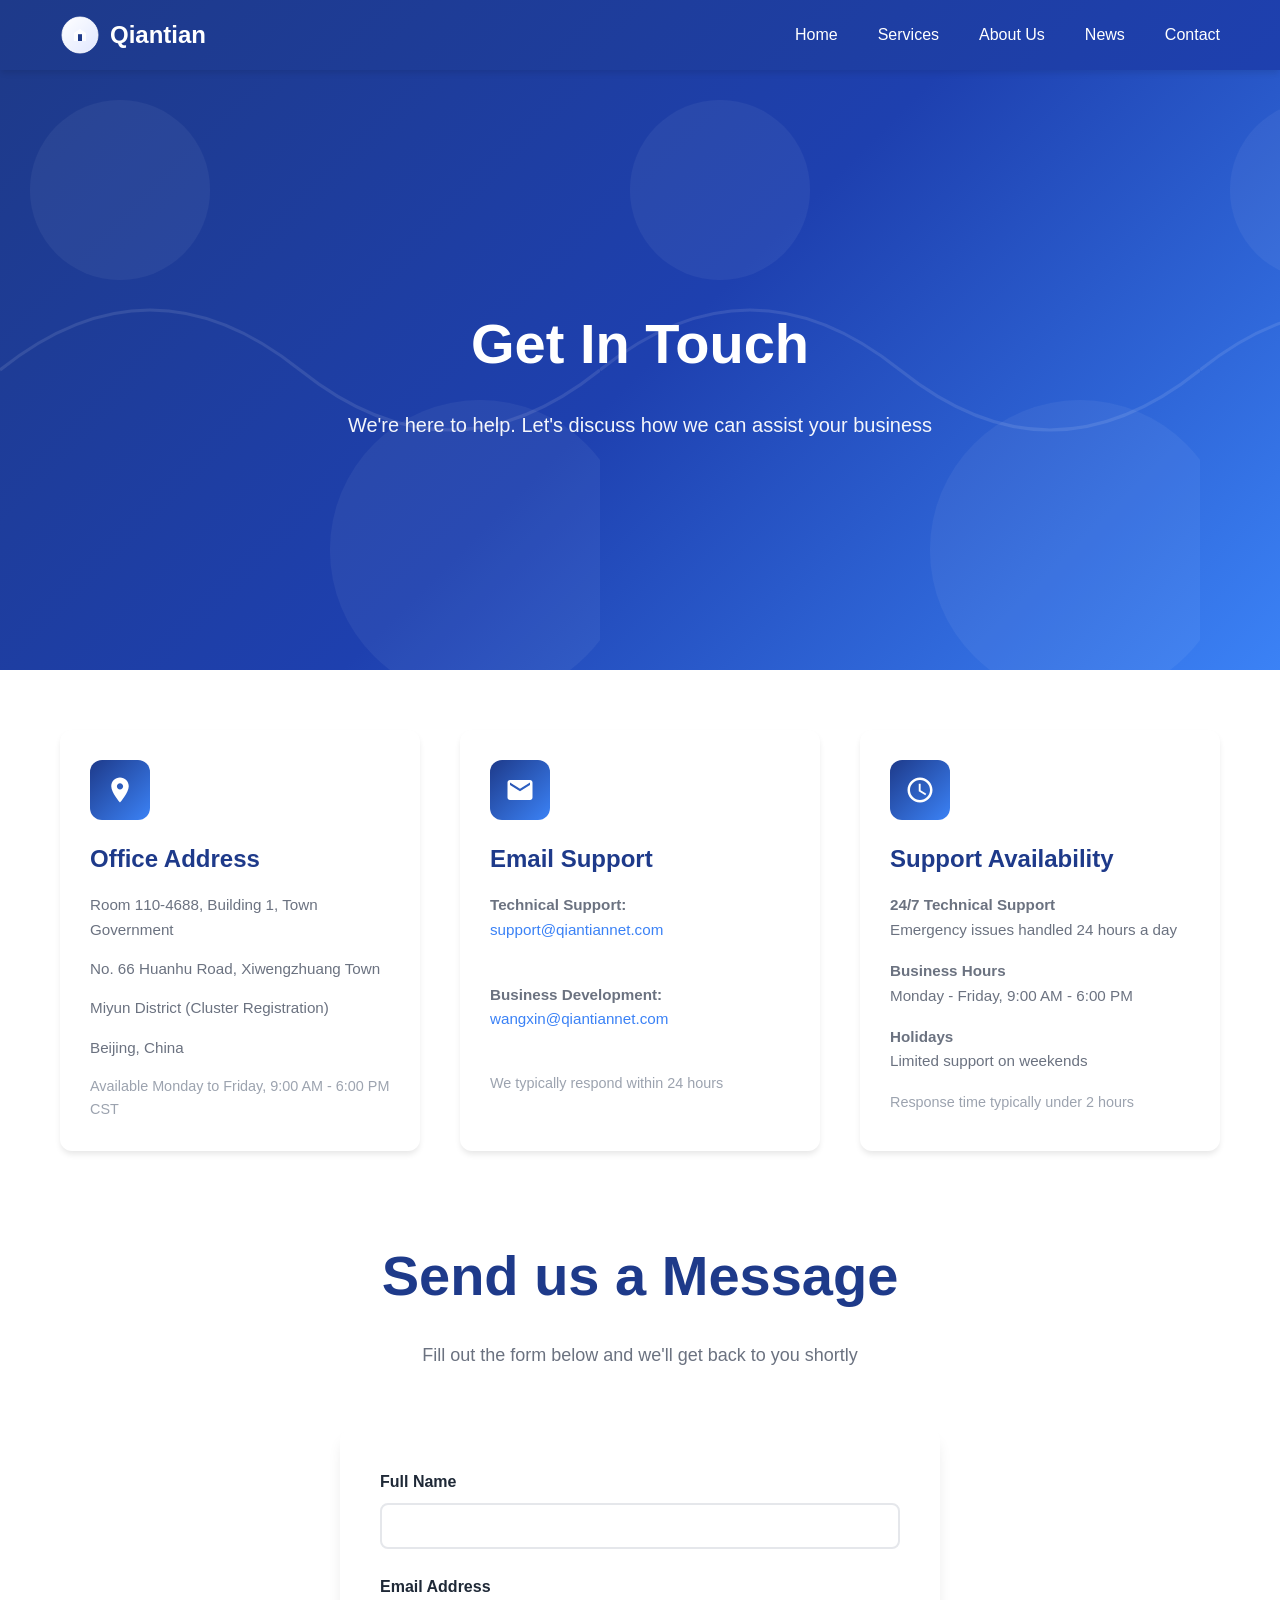
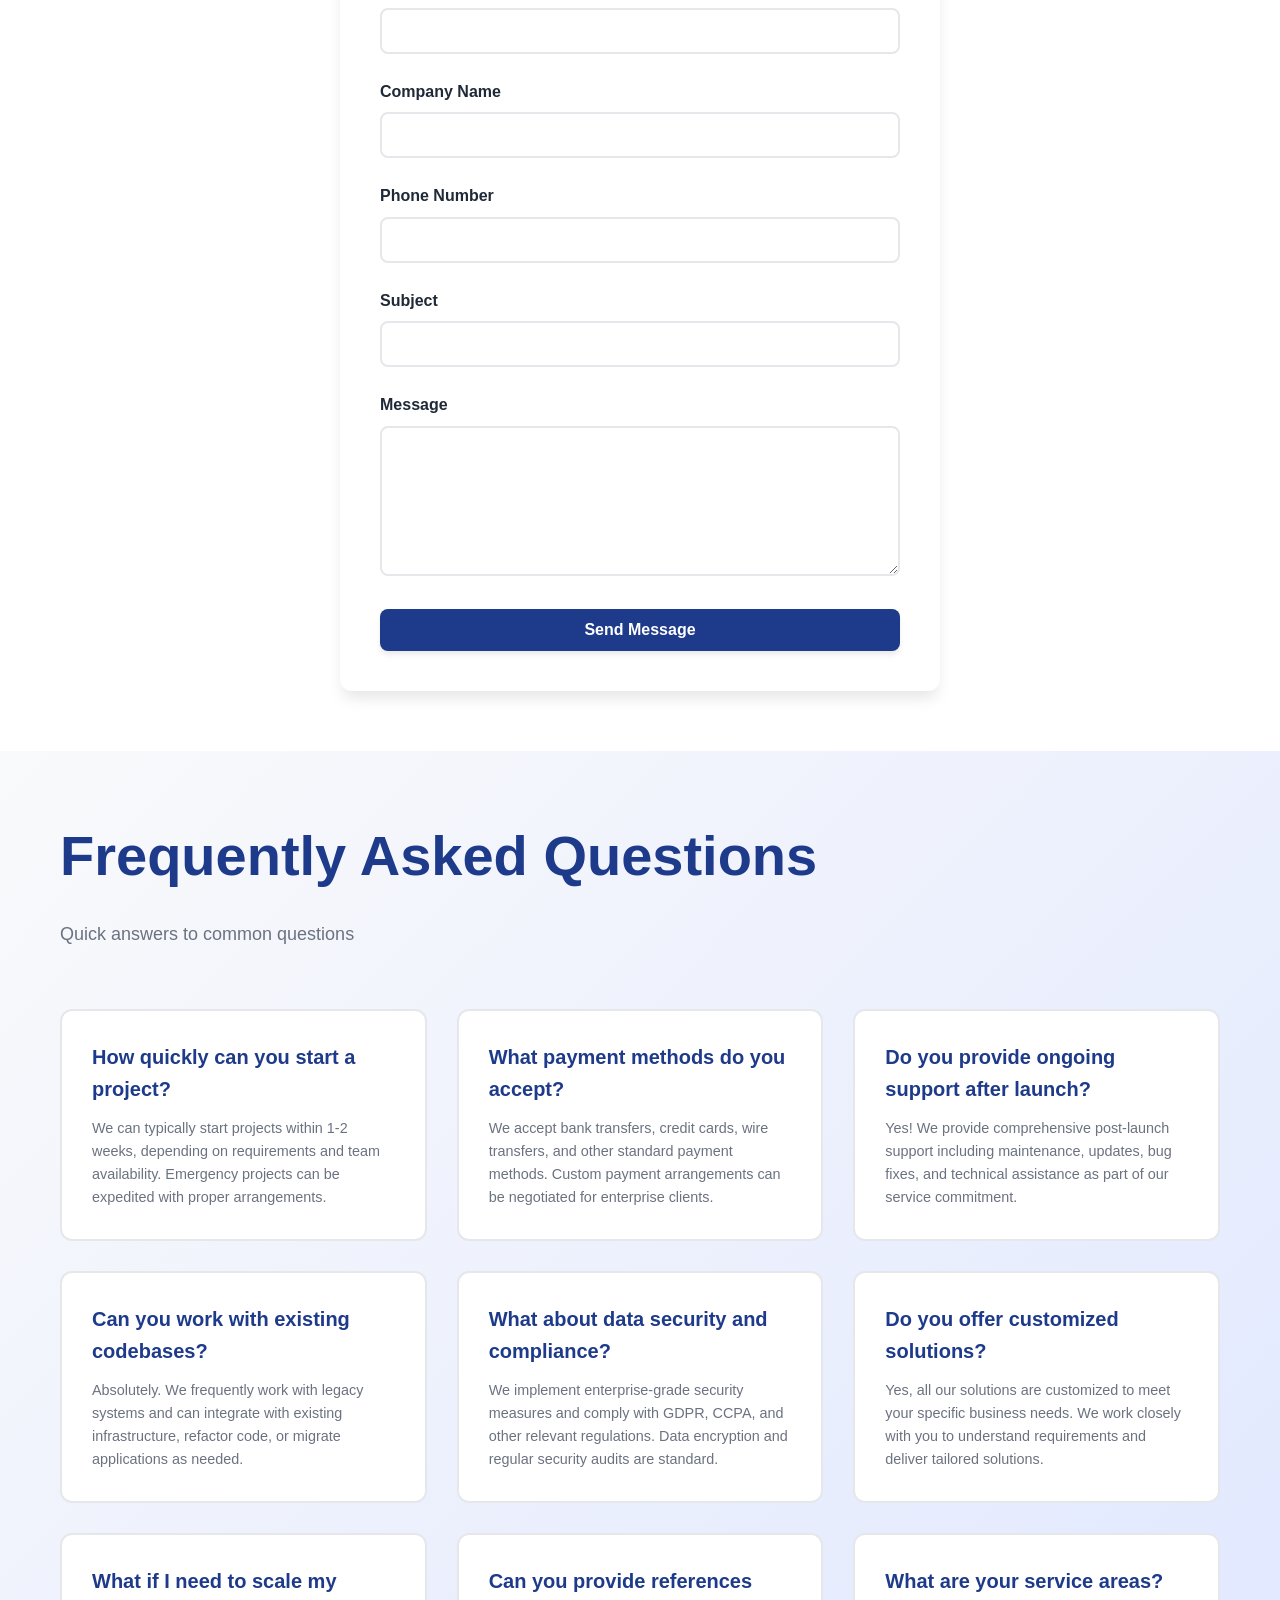
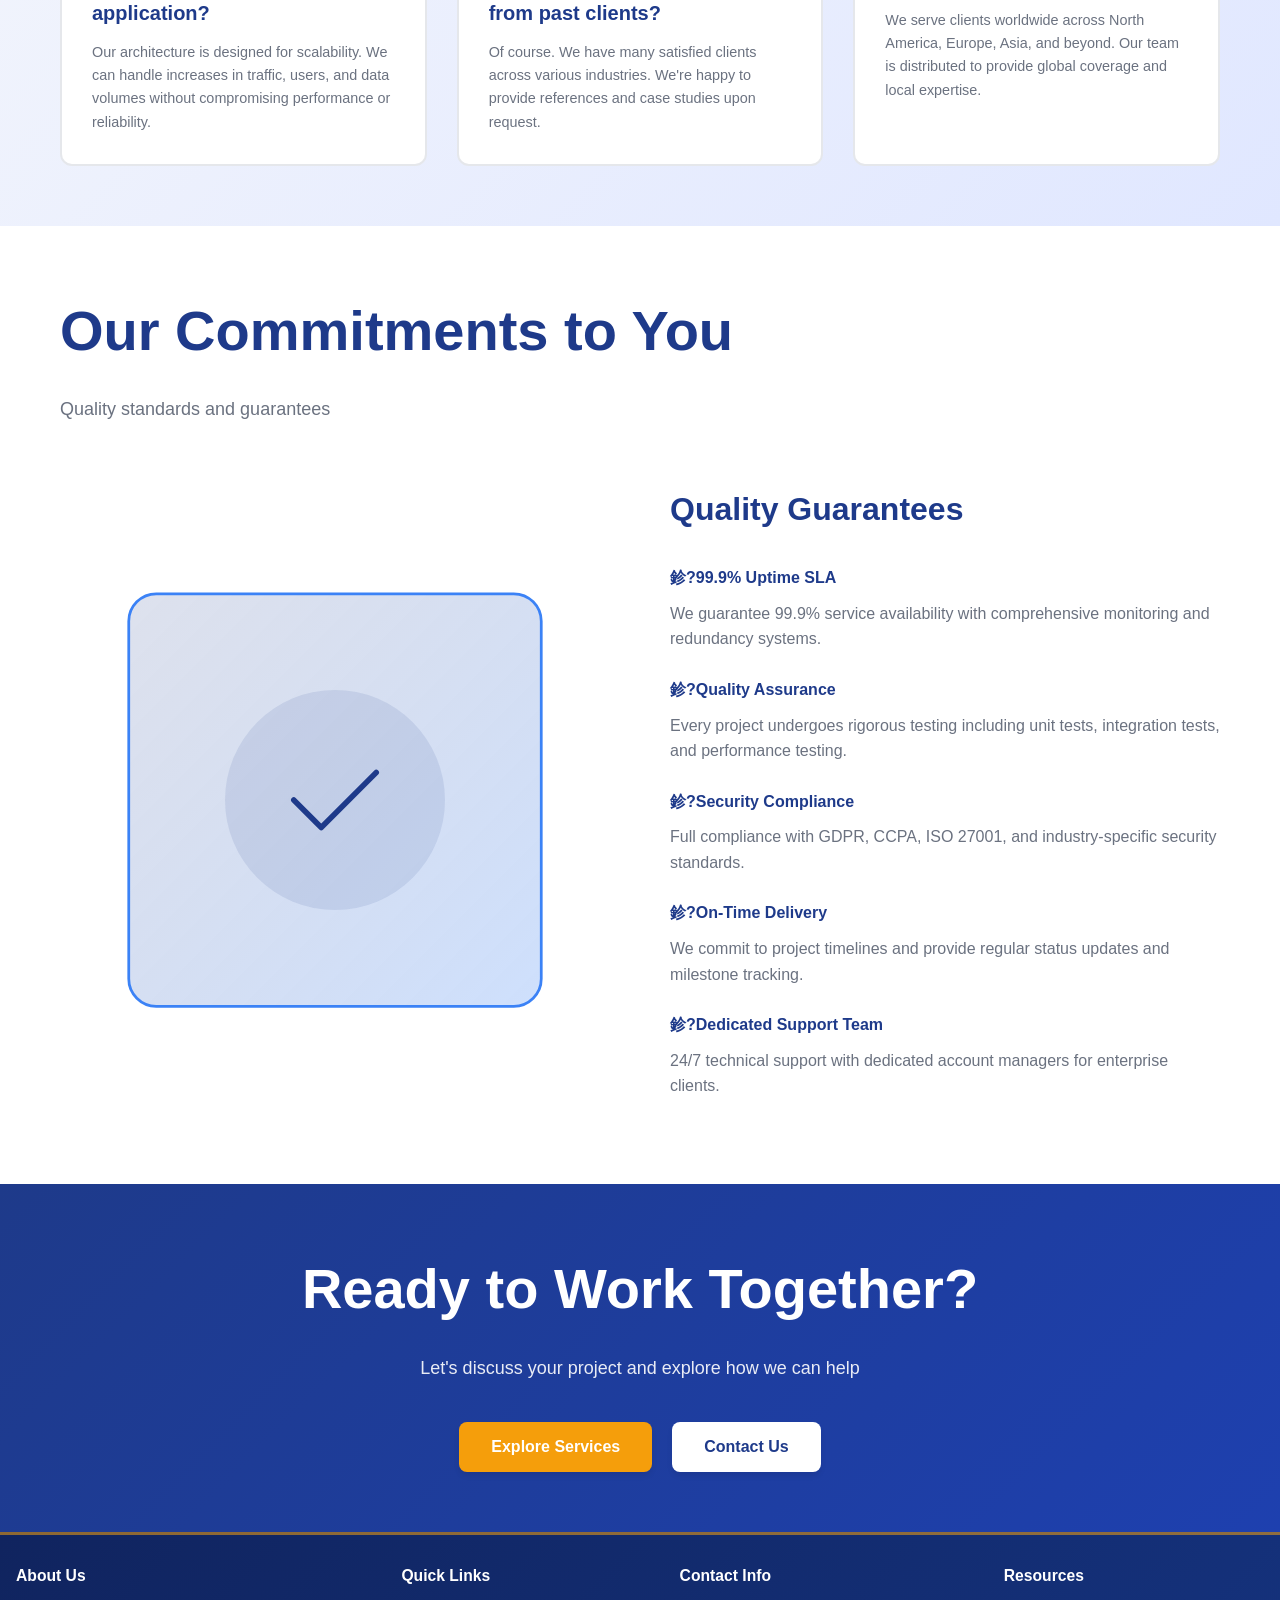
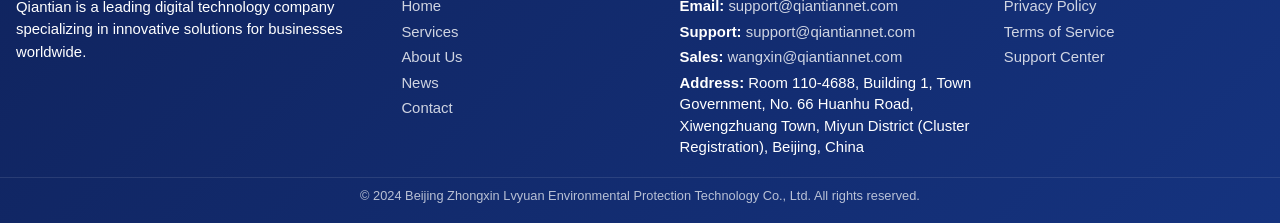
<file: contact.html>
﻿<!DOCTYPE html>
<html lang="en">
<head>
    <meta charset="UTF-8">
    <meta name="viewport" content="width=device-width, initial-scale=1.0">
    <meta name="description" content="Contact Qiantian - Get in Touch for Digital Solutions, Support, and Business Inquiries">
    <meta name="keywords" content="contact, support, inquiries, business development, customer service">
    <meta name="robots" content="index, follow">
    
    <title>Contact Us - Qiantian Network Technology</title>
    <link rel="canonical" href="https://qiantiannet.com/contact.html">
    <link rel="stylesheet" href="css/style.css">
</head>
<body>
    <!-- Navigation Header -->
    <header>
        <div class="header-content">
            <a href="index.html" class="logo">
                <svg viewBox="0 0 100 100" xmlns="http://www.w3.org/2000/svg">
                    <defs>
                        <linearGradient id="logoGrad" x1="0%" y1="0%" x2="100%" y2="100%">
                            <stop offset="0%" style="stop-color:#fff;stop-opacity:1" />
                            <stop offset="100%" style="stop-color:#e0e7ff;stop-opacity:1" />
                        </linearGradient>
                    </defs>
                    <circle cx="50" cy="50" r="45" fill="url(#logoGrad)" stroke="white" stroke-width="2"/>
                    <path d="M 35 45 L 50 35 L 65 45 L 65 65 L 35 65 Z" fill="white" opacity="0.8"/>
                    <rect x="45" y="48" width="10" height="17" fill="#1e3a8a"/>
                </svg>
                Qiantian
            </a>
            
            <button class="mobile-menu-btn" aria-label="Open mobile menu">&#9776;</button>
            
            <nav>
                <ul>
                    <li><a href="index.html">Home</a></li>
                    <li><a href="services.html">Services</a></li>
                    <li><a href="culture.html">About Us</a></li>
                    <li><a href="news.html">News</a></li>
                    <li><a href="contact.html">Contact</a></li>
                </ul>
            </nav>
        </div>
    </header>

    <!-- Hero Section -->
    <section class="hero" style="padding: 100px 0;">
        <div class="container">
            <div style="text-align: center; animation: slideInUp 0.8s ease-out;">
                <h1 style="font-size: 3.5rem; margin-bottom: 20px;">Get In Touch</h1>
                <p style="font-size: 1.25rem; opacity: 0.95; max-width: 700px; margin: 0 auto;">We're here to help. Let's discuss how we can assist your business</p>
            </div>
        </div>
    </section>

    <!-- Contact Information Section -->
    <section class="section" data-section="contact">
        <div class="container">
            <div style="display: grid; grid-template-columns: repeat(auto-fit, minmax(250px, 1fr)); gap: 40px; margin-bottom: 80px;">
                <!-- Office Address -->
                <div class="feature-card" data-animation="slideInUp 0.6s ease-out">
                    <div class="feature-icon">
                        <svg viewBox="0 0 24 24" xmlns="http://www.w3.org/2000/svg">
                            <path d="M12 2C8.13 2 5 5.13 5 9c0 5.25 7 13 7 13s7-7.75 7-13c0-3.87-3.13-7-7-7zm0 9.5c-1.38 0-2.5-1.12-2.5-2.5s1.12-2.5 2.5-2.5 2.5 1.12 2.5 2.5-1.12 2.5-2.5 2.5z"/>
                        </svg>
                    </div>
                    <h3>Office Address</h3>
                    <p style="margin-bottom: 15px;">Room 110-4688, Building 1, Town Government</p>
                    <p style="margin-bottom: 15px;">No. 66 Huanhu Road, Xiwengzhuang Town</p>
                    <p style="margin-bottom: 15px;">Miyun District (Cluster Registration)</p>
                    <p style="margin-bottom: 15px;">Beijing, China</p>
                    <p style="font-size: 0.9rem; color: #9ca3af;">Available Monday to Friday, 9:00 AM - 6:00 PM CST</p>
                </div>

                <!-- Email Support -->
                <div class="feature-card" data-animation="slideInUp 0.6s ease-out 0.1s">
                    <div class="feature-icon">
                        <svg viewBox="0 0 24 24" xmlns="http://www.w3.org/2000/svg">
                            <path d="M20 4H4c-1.1 0-1.99.9-1.99 2L2 18c0 1.1.9 2 2 2h16c1.1 0 2-.9 2-2V6c0-1.1-.9-2-2-2zm0 4l-8 5-8-5V6l8 5 8-5v2z"/>
                        </svg>
                    </div>
                    <h3>Email Support</h3>
                    <p style="margin-bottom: 15px;">
                        <strong>Technical Support:</strong><br>
                        <a href="mailto:support@qiantiannet.com" style="color: #3b82f6; text-decoration: none;">support@qiantiannet.com</a>
                    </p>
                    <p style="margin-bottom: 15px;">
                        <strong>Business Development:</strong><br>
                        <a href="mailto:wangxin@qiantiannet.com" style="color: #3b82f6; text-decoration: none;">wangxin@qiantiannet.com</a>
                    </p>
                    <p style="font-size: 0.9rem; color: #9ca3af;">We typically respond within 24 hours</p>
                </div>

                <!-- Response Times -->
                <div class="feature-card" data-animation="slideInUp 0.6s ease-out 0.2s">
                    <div class="feature-icon">
                        <svg viewBox="0 0 24 24" xmlns="http://www.w3.org/2000/svg">
                            <path d="M12 2C6.48 2 2 6.48 2 12s4.48 10 10 10 10-4.48 10-10S17.52 2 12 2zm0 18c-4.41 0-8-3.59-8-8s3.59-8 8-8 8 3.59 8 8-3.59 8-8 8zm.5-13H11v6l5.25 3.15.75-1.23-4.5-2.67z"/>
                        </svg>
                    </div>
                    <h3>Support Availability</h3>
                    <p style="margin-bottom: 10px;">
                        <strong>24/7 Technical Support</strong><br>
                        Emergency issues handled 24 hours a day
                    </p>
                    <p style="margin-bottom: 10px;">
                        <strong>Business Hours</strong><br>
                        Monday - Friday, 9:00 AM - 6:00 PM
                    </p>
                    <p style="margin-bottom: 10px;">
                        <strong>Holidays</strong><br>
                        Limited support on weekends
                    </p>
                    <p style="font-size: 0.9rem; color: #9ca3af;">Response time typically under 2 hours</p>
                </div>
            </div>

            <!-- Contact Form -->
            <h2 class="section-title" style="text-align: center; margin-bottom: 20px;">Send us a Message</h2>
            <p class="section-subtitle" style="text-align: center; margin-bottom: 60px;">Fill out the form below and we'll get back to you shortly</p>

            <form class="contact-form">
                <div class="form-group">
                    <label for="name">Full Name</label>
                    <input type="text" id="name" name="name" required>
                </div>

                <div class="form-group">
                    <label for="email">Email Address</label>
                    <input type="email" id="email" name="email" required>
                </div>

                <div class="form-group">
                    <label for="company">Company Name</label>
                    <input type="text" id="company" name="company">
                </div>

                <div class="form-group">
                    <label for="phone">Phone Number</label>
                    <input type="tel" id="phone" name="phone">
                </div>

                <div class="form-group">
                    <label for="subject">Subject</label>
                    <input type="text" id="subject" name="subject" required>
                </div>

                <div class="form-group">
                    <label for="message">Message</label>
                    <textarea id="message" name="message" required></textarea>
                </div>

                <button type="submit" class="btn btn-primary form-submit">Send Message</button>
            </form>
        </div>
    </section>

    <!-- FAQ Section -->
    <section class="section" style="background: linear-gradient(135deg, #f9fafb 0%, #e0e7ff 100%);">
        <div class="container">
            <h2 class="section-title">Frequently Asked Questions</h2>
            <p class="section-subtitle">Quick answers to common questions</p>
            
            <div style="display: grid; grid-template-columns: repeat(auto-fit, minmax(300px, 1fr)); gap: 30px; margin-top: 60px;">
                <div class="service-item" data-animation="slideInUp 0.6s ease-out">
                    <h4>How quickly can you start a project?</h4>
                    <p>We can typically start projects within 1-2 weeks, depending on requirements and team availability. Emergency projects can be expedited with proper arrangements.</p>
                </div>

                <div class="service-item" data-animation="slideInUp 0.6s ease-out 0.1s">
                    <h4>What payment methods do you accept?</h4>
                    <p>We accept bank transfers, credit cards, wire transfers, and other standard payment methods. Custom payment arrangements can be negotiated for enterprise clients.</p>
                </div>

                <div class="service-item" data-animation="slideInUp 0.6s ease-out 0.2s">
                    <h4>Do you provide ongoing support after launch?</h4>
                    <p>Yes! We provide comprehensive post-launch support including maintenance, updates, bug fixes, and technical assistance as part of our service commitment.</p>
                </div>

                <div class="service-item" data-animation="slideInUp 0.6s ease-out 0.3s">
                    <h4>Can you work with existing codebases?</h4>
                    <p>Absolutely. We frequently work with legacy systems and can integrate with existing infrastructure, refactor code, or migrate applications as needed.</p>
                </div>

                <div class="service-item" data-animation="slideInUp 0.6s ease-out 0.4s">
                    <h4>What about data security and compliance?</h4>
                    <p>We implement enterprise-grade security measures and comply with GDPR, CCPA, and other relevant regulations. Data encryption and regular security audits are standard.</p>
                </div>

                <div class="service-item" data-animation="slideInUp 0.6s ease-out 0.5s">
                    <h4>Do you offer customized solutions?</h4>
                    <p>Yes, all our solutions are customized to meet your specific business needs. We work closely with you to understand requirements and deliver tailored solutions.</p>
                </div>

                <div class="service-item" data-animation="slideInUp 0.6s ease-out 0.6s">
                    <h4>What if I need to scale my application?</h4>
                    <p>Our architecture is designed for scalability. We can handle increases in traffic, users, and data volumes without compromising performance or reliability.</p>
                </div>

                <div class="service-item" data-animation="slideInUp 0.6s ease-out 0.7s">
                    <h4>Can you provide references from past clients?</h4>
                    <p>Of course. We have many satisfied clients across various industries. We're happy to provide references and case studies upon request.</p>
                </div>

                <div class="service-item" data-animation="slideInUp 0.6s ease-out 0.8s">
                    <h4>What are your service areas?</h4>
                    <p>We serve clients worldwide across North America, Europe, Asia, and beyond. Our team is distributed to provide global coverage and local expertise.</p>
                </div>
            </div>
        </div>
    </section>

    <!-- Service Level Agreement Section -->
    <section class="section">
        <div class="container">
            <h2 class="section-title">Our Commitments to You</h2>
            <p class="section-subtitle">Quality standards and guarantees</p>
            
            <div style="display: grid; grid-template-columns: 1fr 1fr; gap: 60px; align-items: center; margin-top: 60px;">
                <div data-animation="slideInLeft 0.6s ease-out">
                    <svg viewBox="0 0 400 400" xmlns="http://www.w3.org/2000/svg">
                        <defs>
                            <linearGradient id="commitGrad" x1="0%" y1="0%" x2="100%" y2="100%">
                                <stop offset="0%" style="stop-color:#1e3a8a;stop-opacity:0.15" />
                                <stop offset="100%" style="stop-color:#3b82f6;stop-opacity:0.25" />
                            </linearGradient>
                        </defs>
                        <rect x="50" y="50" width="300" height="300" rx="20" fill="url(#commitGrad)" stroke="#3b82f6" stroke-width="2"/>
                        <g transform="translate(200, 200)">
                            <circle r="80" fill="#1e3a8a" opacity="0.1"/>
                            <path d="M -30 0 L -10 20 L 30 -20" stroke="#1e3a8a" stroke-width="4" fill="none" stroke-linecap="round" stroke-linejoin="round"/>
                        </g>
                    </svg>
                </div>

                <div data-animation="slideInRight 0.6s ease-out">
                    <h3 style="color: #1e3a8a; font-size: 2rem; margin-bottom: 30px;">Quality Guarantees</h3>
                    
                    <div style="margin-bottom: 25px;">
                        <h4 style="color: #1e3a8a; margin-bottom: 10px;">鉁?99.9% Uptime SLA</h4>
                        <p style="color: #6b7280;">We guarantee 99.9% service availability with comprehensive monitoring and redundancy systems.</p>
                    </div>

                    <div style="margin-bottom: 25px;">
                        <h4 style="color: #1e3a8a; margin-bottom: 10px;">鉁?Quality Assurance</h4>
                        <p style="color: #6b7280;">Every project undergoes rigorous testing including unit tests, integration tests, and performance testing.</p>
                    </div>

                    <div style="margin-bottom: 25px;">
                        <h4 style="color: #1e3a8a; margin-bottom: 10px;">鉁?Security Compliance</h4>
                        <p style="color: #6b7280;">Full compliance with GDPR, CCPA, ISO 27001, and industry-specific security standards.</p>
                    </div>

                    <div style="margin-bottom: 25px;">
                        <h4 style="color: #1e3a8a; margin-bottom: 10px;">鉁?On-Time Delivery</h4>
                        <p style="color: #6b7280;">We commit to project timelines and provide regular status updates and milestone tracking.</p>
                    </div>

                    <div style="margin-bottom: 25px;">
                        <h4 style="color: #1e3a8a; margin-bottom: 10px;">鉁?Dedicated Support Team</h4>
                        <p style="color: #6b7280;">24/7 technical support with dedicated account managers for enterprise clients.</p>
                    </div>
                </div>
            </div>
        </div>
    </section>

    <!-- CTA Section -->
    <section class="section" style="background: linear-gradient(135deg, #1e3a8a 0%, #1e40af 100%); color: white;">
        <div class="container" style="text-align: center;">
            <h2 class="section-title" style="color: white;">Ready to Work Together?</h2>
            <p class="section-subtitle" style="color: rgba(255, 255, 255, 0.9); margin-bottom: 40px;">Let's discuss your project and explore how we can help</p>
            <div style="display: flex; gap: 20px; justify-content: center; flex-wrap: wrap;">
                <a href="services.html" class="btn btn-accent">Explore Services</a>
                <a href="#contact" class="btn" style="background: white; color: #1e3a8a;">Contact Us</a>
            </div>
        </div>
    </section>

    <!-- Footer -->
    <footer>
        <div class="footer-content">
            <div class="footer-section">
                <h4>About Us</h4>
                <p>Qiantian is a leading digital technology company specializing in innovative solutions for businesses worldwide.</p>
            </div>
            
            <div class="footer-section">
                <h4>Quick Links</h4>
                <ul>
                    <li><a href="index.html">Home</a></li>
                    <li><a href="services.html">Services</a></li>
                    <li><a href="culture.html">About Us</a></li>
                    <li><a href="news.html">News</a></li>
                    <li><a href="contact.html">Contact</a></li>
                </ul>
            </div>
            
            <div class="footer-section">
                <h4>Contact Info</h4>
                <ul>
                    <li><strong>Email:</strong> <a href="mailto:support@qiantiannet.com">support@qiantiannet.com</a></li>
                    <li><strong>Support:</strong> <a href="mailto:support@qiantiannet.com">support@qiantiannet.com</a></li>
                    <li><strong>Sales:</strong> <a href="mailto:wangxin@qiantiannet.com">wangxin@qiantiannet.com</a></li>
                    <li><strong>Address:</strong> Room 110-4688, Building 1, Town Government, No. 66 Huanhu Road, Xiwengzhuang Town, Miyun District (Cluster Registration), Beijing, China</li>
                </ul>
            </div>
            
            <div class="footer-section">
                <h4>Resources</h4>
                <ul>
                    <li><a href="privacy-policy.html">Privacy Policy</a></li>
                    <li><a href="terms-of-service.html">Terms of Service</a></li>
                    <li><a href="contact.html">Support Center</a></li>
                </ul>
            </div>
        </div>
        
        <div class="footer-bottom">
            <p>&copy; 2024 Beijing Zhongxin Lvyuan Environmental Protection Technology Co., Ltd. All rights reserved.</p>
        </div>
    </footer>

    <script src="js/script.js"></script>
</body>
</html>
</file>
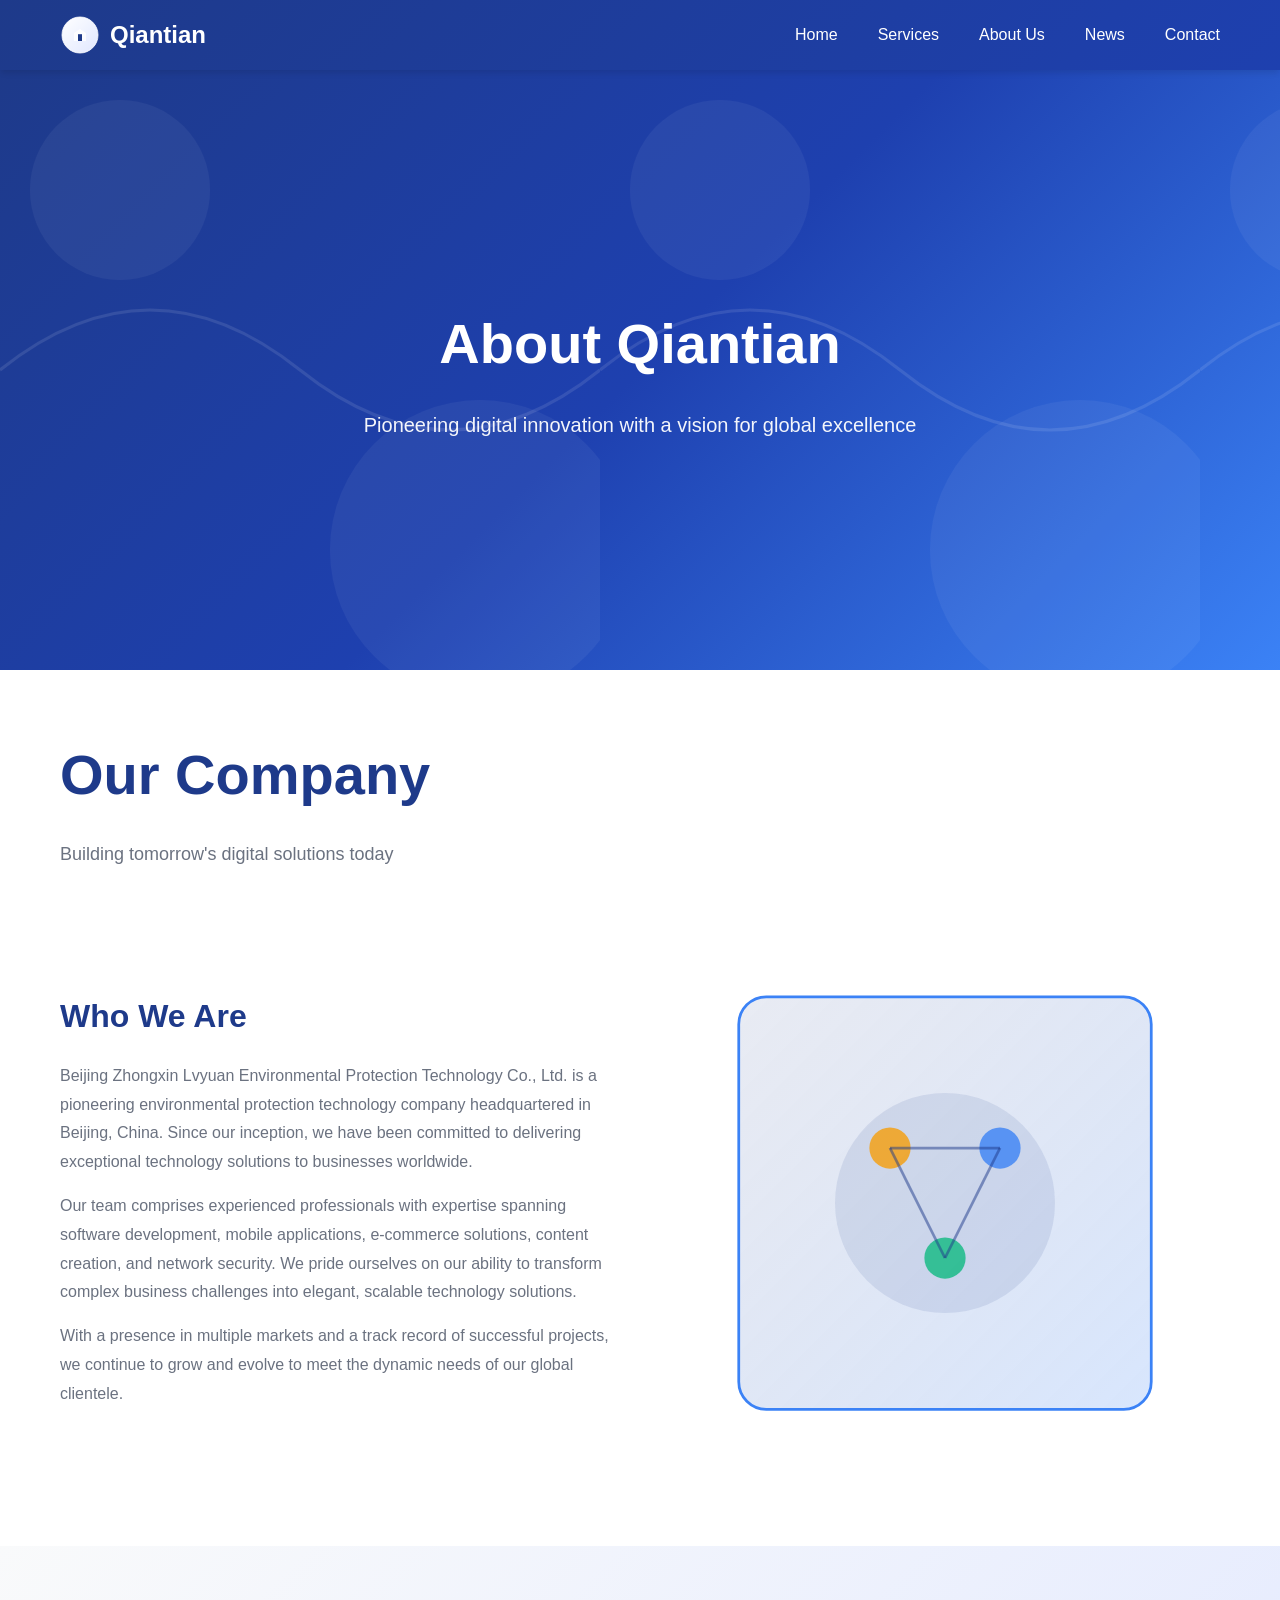
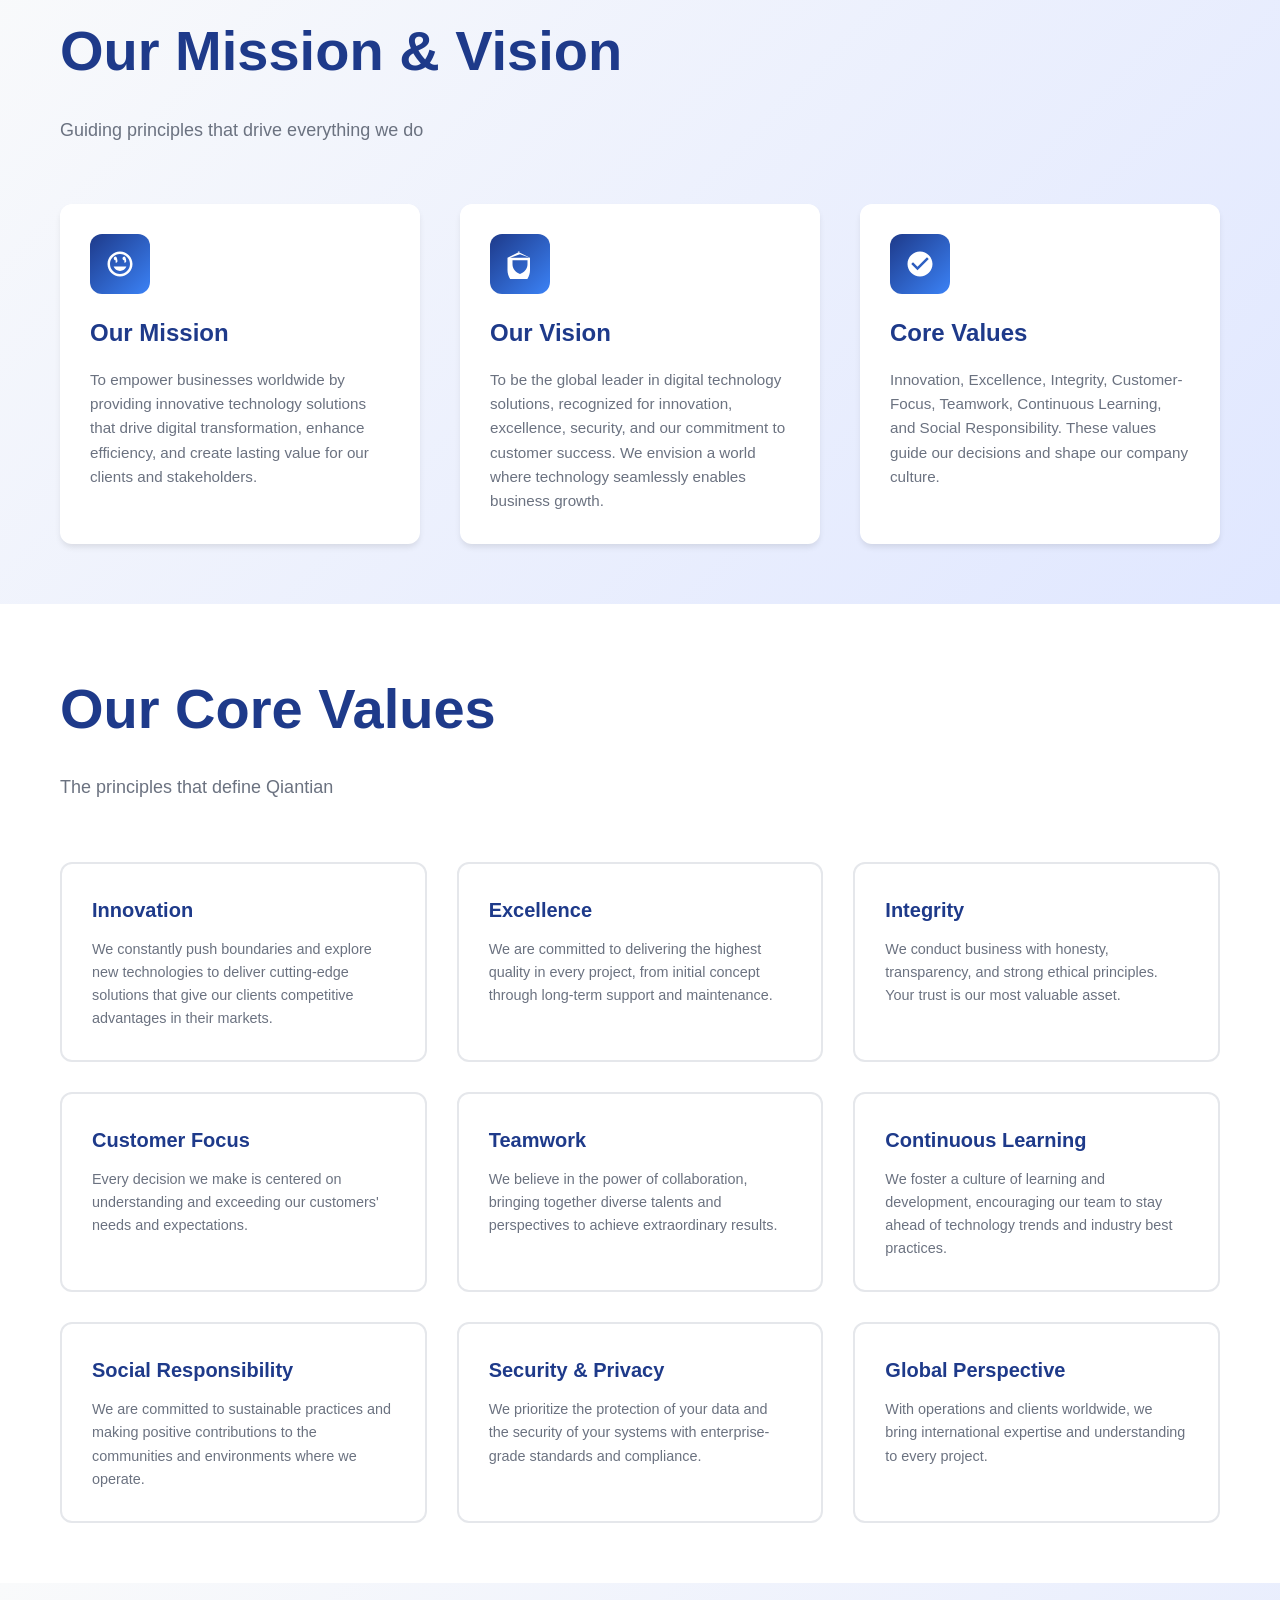
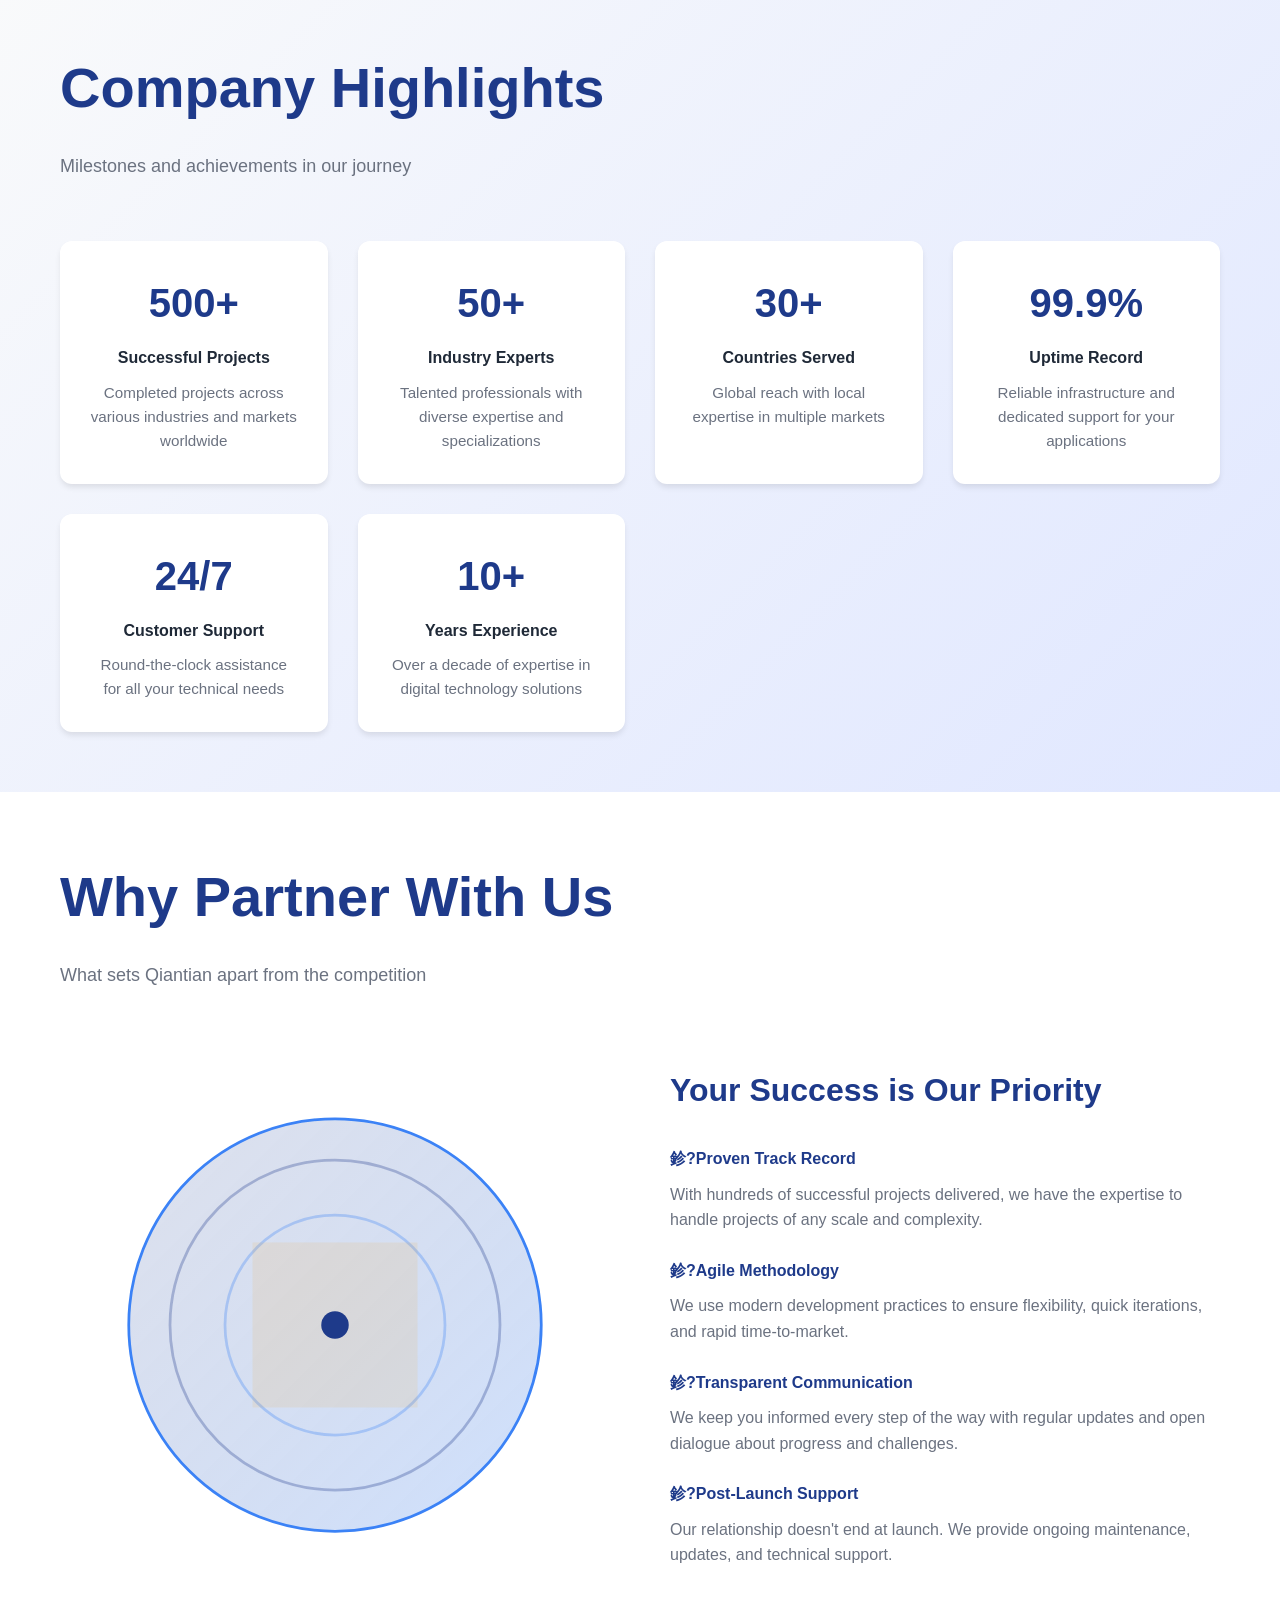
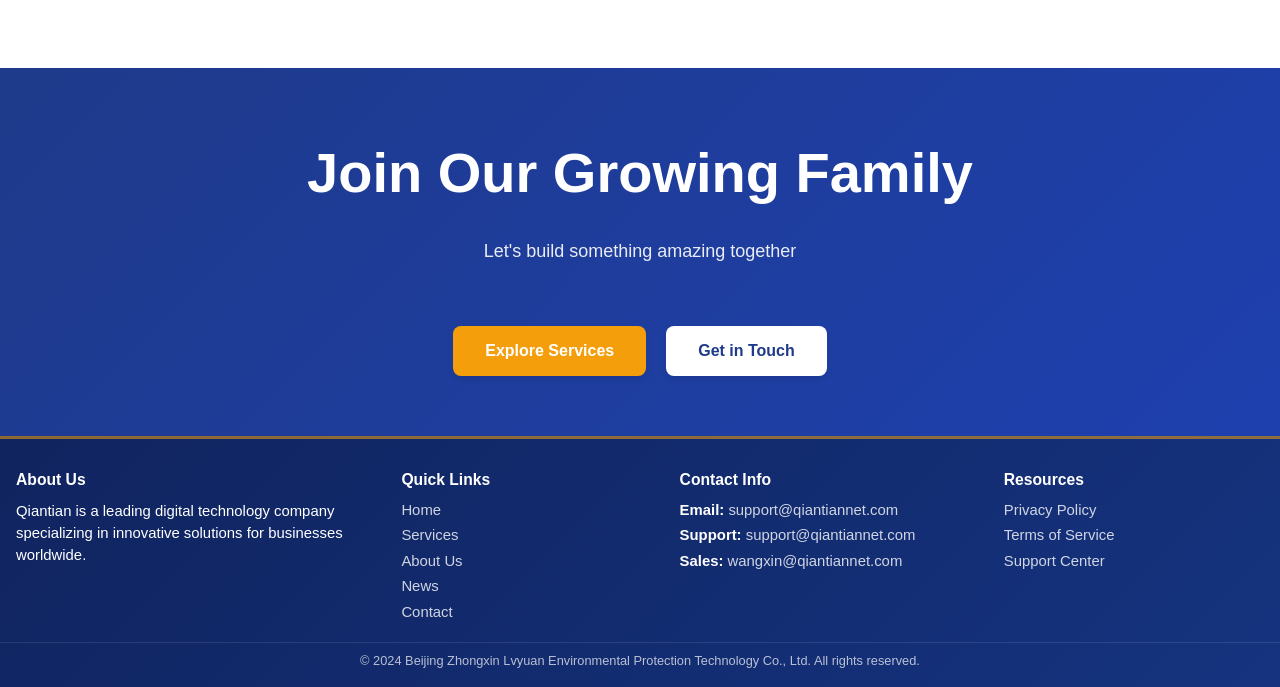
<file: culture.html>
﻿<!DOCTYPE html>
<html lang="en">
<head>
    <meta charset="UTF-8">
    <meta name="viewport" content="width=device-width, initial-scale=1.0">
    <meta name="description" content="About Qiantian - Our Company Culture, Mission, Vision, and Team Values">
    <meta name="keywords" content="company culture, mission, vision, values, innovation, teamwork">
    <meta name="robots" content="index, follow">
    
    <title>About Us - Company Culture - Qiantian Network Technology</title>
    <link rel="canonical" href="https://qiantiannet.com/culture.html">
    <link rel="stylesheet" href="css/style.css">
</head>
<body>
    <!-- Navigation Header -->
    <header>
        <div class="header-content">
            <a href="index.html" class="logo">
                <svg viewBox="0 0 100 100" xmlns="http://www.w3.org/2000/svg">
                    <defs>
                        <linearGradient id="logoGrad" x1="0%" y1="0%" x2="100%" y2="100%">
                            <stop offset="0%" style="stop-color:#fff;stop-opacity:1" />
                            <stop offset="100%" style="stop-color:#e0e7ff;stop-opacity:1" />
                        </linearGradient>
                    </defs>
                    <circle cx="50" cy="50" r="45" fill="url(#logoGrad)" stroke="white" stroke-width="2"/>
                    <path d="M 35 45 L 50 35 L 65 45 L 65 65 L 35 65 Z" fill="white" opacity="0.8"/>
                    <rect x="45" y="48" width="10" height="17" fill="#1e3a8a"/>
                </svg>
                Qiantian
            </a>
            
            <button class="mobile-menu-btn" aria-label="Open mobile menu">&#9776;</button>
            
            <nav>
                <ul>
                    <li><a href="index.html">Home</a></li>
                    <li><a href="services.html">Services</a></li>
                    <li><a href="culture.html">About Us</a></li>
                    <li><a href="news.html">News</a></li>
                    <li><a href="contact.html">Contact</a></li>
                </ul>
            </nav>
        </div>
    </header>

    <!-- Hero Section -->
    <section class="hero" style="padding: 100px 0;">
        <div class="container">
            <div style="text-align: center; animation: slideInUp 0.8s ease-out;">
                <h1 style="font-size: 3.5rem; margin-bottom: 20px;">About Qiantian</h1>
                <p style="font-size: 1.25rem; opacity: 0.95; max-width: 700px; margin: 0 auto;">Pioneering digital innovation with a vision for global excellence</p>
            </div>
        </div>
    </section>

    <!-- Company Overview -->
    <section class="section" data-section="about">
        <div class="container">
            <h2 class="section-title">Our Company</h2>
            <p class="section-subtitle">Building tomorrow's digital solutions today</p>
            
            <div style="display: grid; grid-template-columns: 1fr 1fr; gap: 60px; align-items: center; margin-top: 60px;">
                <div data-animation="slideInLeft 0.6s ease-out">
                    <h3 style="color: #1e3a8a; font-size: 2rem; margin-bottom: 20px;">Who We Are</h3>
                    <p style="color: #6b7280; margin-bottom: 15px; line-height: 1.8;">Beijing Zhongxin Lvyuan Environmental Protection Technology Co., Ltd. is a pioneering environmental protection technology company headquartered in Beijing, China. Since our inception, we have been committed to delivering exceptional technology solutions to businesses worldwide.</p>
                    <p style="color: #6b7280; margin-bottom: 15px; line-height: 1.8;">Our team comprises experienced professionals with expertise spanning software development, mobile applications, e-commerce solutions, content creation, and network security. We pride ourselves on our ability to transform complex business challenges into elegant, scalable technology solutions.</p>
                    <p style="color: #6b7280; margin-bottom: 15px; line-height: 1.8;">With a presence in multiple markets and a track record of successful projects, we continue to grow and evolve to meet the dynamic needs of our global clientele.</p>
                </div>
                <div data-animation="slideInRight 0.6s ease-out">
                    <svg viewBox="0 0 400 400" xmlns="http://www.w3.org/2000/svg">
                        <defs>
                            <linearGradient id="aboutGrad" x1="0%" y1="0%" x2="100%" y2="100%">
                                <stop offset="0%" style="stop-color:#1e3a8a;stop-opacity:0.1" />
                                <stop offset="100%" style="stop-color:#3b82f6;stop-opacity:0.2" />
                            </linearGradient>
                        </defs>
                        <rect x="50" y="50" width="300" height="300" rx="20" fill="url(#aboutGrad)" stroke="#3b82f6" stroke-width="2"/>
                        <circle cx="200" cy="200" r="80" fill="#1e3a8a" opacity="0.1"/>
                        <g transform="translate(200, 200)">
                            <circle cx="-40" cy="-40" r="15" fill="#f59e0b" opacity="0.8"/>
                            <circle cx="40" cy="-40" r="15" fill="#3b82f6" opacity="0.8"/>
                            <circle cx="0" cy="40" r="15" fill="#10b981" opacity="0.8"/>
                            <line x1="-40" y1="-40" x2="40" y2="-40" stroke="#1e3a8a" stroke-width="2" opacity="0.5"/>
                            <line x1="-40" y1="-40" x2="0" y2="40" stroke="#1e3a8a" stroke-width="2" opacity="0.5"/>
                            <line x1="40" y1="-40" x2="0" y2="40" stroke="#1e3a8a" stroke-width="2" opacity="0.5"/>
                        </g>
                    </svg>
                </div>
            </div>
        </div>
    </section>

    <!-- Mission, Vision, Values -->
    <section class="section" style="background: linear-gradient(135deg, #f9fafb 0%, #e0e7ff 100%);">
        <div class="container">
            <h2 class="section-title">Our Mission & Vision</h2>
            <p class="section-subtitle">Guiding principles that drive everything we do</p>
            
            <div style="display: grid; grid-template-columns: repeat(auto-fit, minmax(280px, 1fr)); gap: 40px; margin-top: 60px;">
                <div class="feature-card" data-animation="slideInUp 0.6s ease-out">
                    <div class="feature-icon">
                        <svg viewBox="0 0 24 24" xmlns="http://www.w3.org/2000/svg">
                            <path d="M12 2C6.48 2 2 6.48 2 12s4.48 10 10 10 10-4.48 10-10S17.52 2 12 2zm0 18c-4.41 0-8-3.59-8-8s3.59-8 8-8 8 3.59 8 8-3.59 8-8 8zm3.5-9c.83 0 1.5-.67 1.5-1.5S16.33 6 15.5 6 14 6.67 14 7.5s.67 1.5 1.5 1.5zm-7 0c.83 0 1.5-.67 1.5-1.5S9.33 6 8.5 6 7 6.67 7 7.5 7.67 9 8.5 9zm3.5 6.5c2.33 0 4.31-1.46 5.11-3.5H6.89c.8 2.04 2.78 3.5 5.11 3.5z"/>
                        </svg>
                    </div>
                    <h3>Our Mission</h3>
                    <p>To empower businesses worldwide by providing innovative technology solutions that drive digital transformation, enhance efficiency, and create lasting value for our clients and stakeholders.</p>
                </div>

                <div class="feature-card" data-animation="slideInUp 0.6s ease-out 0.1s">
                    <div class="feature-icon">
                        <svg viewBox="0 0 24 24" xmlns="http://www.w3.org/2000/svg">
                            <path d="M12 2L2 7v10c0 5.55 3.84 10.74 9 12 5.16-1.26 9-6.45 9-12V7l-10-5zm0 2.18L19.82 7H4.18L12 4.18zM12 20c-3.35-1.07-6-4.05-6-7.72V9h12v3.28c0 3.67-2.65 6.65-6 7.72z"/>
                        </svg>
                    </div>
                    <h3>Our Vision</h3>
                    <p>To be the global leader in digital technology solutions, recognized for innovation, excellence, security, and our commitment to customer success. We envision a world where technology seamlessly enables business growth.</p>
                </div>

                <div class="feature-card" data-animation="slideInUp 0.6s ease-out 0.2s">
                    <div class="feature-icon">
                        <svg viewBox="0 0 24 24" xmlns="http://www.w3.org/2000/svg">
                            <path d="M12 2C6.48 2 2 6.48 2 12s4.48 10 10 10 10-4.48 10-10S17.52 2 12 2zm-2 15l-5-5 1.41-1.41L10 14.17l7.59-7.59L19 8l-9 9z"/>
                        </svg>
                    </div>
                    <h3>Core Values</h3>
                    <p>Innovation, Excellence, Integrity, Customer-Focus, Teamwork, Continuous Learning, and Social Responsibility. These values guide our decisions and shape our company culture.</p>
                </div>
            </div>
        </div>
    </section>

    <!-- Core Values in Detail -->
    <section class="section">
        <div class="container">
            <h2 class="section-title">Our Core Values</h2>
            <p class="section-subtitle">The principles that define Qiantian</p>
            
            <div style="display: grid; grid-template-columns: repeat(auto-fit, minmax(300px, 1fr)); gap: 30px; margin-top: 60px;">
                <div class="service-item" data-animation="slideInUp 0.6s ease-out">
                    <h4>Innovation</h4>
                    <p>We constantly push boundaries and explore new technologies to deliver cutting-edge solutions that give our clients competitive advantages in their markets.</p>
                </div>

                <div class="service-item" data-animation="slideInUp 0.6s ease-out 0.1s">
                    <h4>Excellence</h4>
                    <p>We are committed to delivering the highest quality in every project, from initial concept through long-term support and maintenance.</p>
                </div>

                <div class="service-item" data-animation="slideInUp 0.6s ease-out 0.2s">
                    <h4>Integrity</h4>
                    <p>We conduct business with honesty, transparency, and strong ethical principles. Your trust is our most valuable asset.</p>
                </div>

                <div class="service-item" data-animation="slideInUp 0.6s ease-out 0.3s">
                    <h4>Customer Focus</h4>
                    <p>Every decision we make is centered on understanding and exceeding our customers' needs and expectations.</p>
                </div>

                <div class="service-item" data-animation="slideInUp 0.6s ease-out 0.4s">
                    <h4>Teamwork</h4>
                    <p>We believe in the power of collaboration, bringing together diverse talents and perspectives to achieve extraordinary results.</p>
                </div>

                <div class="service-item" data-animation="slideInUp 0.6s ease-out 0.5s">
                    <h4>Continuous Learning</h4>
                    <p>We foster a culture of learning and development, encouraging our team to stay ahead of technology trends and industry best practices.</p>
                </div>

                <div class="service-item" data-animation="slideInUp 0.6s ease-out 0.6s">
                    <h4>Social Responsibility</h4>
                    <p>We are committed to sustainable practices and making positive contributions to the communities and environments where we operate.</p>
                </div>

                <div class="service-item" data-animation="slideInUp 0.6s ease-out 0.7s">
                    <h4>Security & Privacy</h4>
                    <p>We prioritize the protection of your data and the security of your systems with enterprise-grade standards and compliance.</p>
                </div>

                <div class="service-item" data-animation="slideInUp 0.6s ease-out 0.8s">
                    <h4>Global Perspective</h4>
                    <p>With operations and clients worldwide, we bring international expertise and understanding to every project.</p>
                </div>
            </div>
        </div>
    </section>

    <!-- Company Highlights -->
    <section class="section" style="background: linear-gradient(135deg, #f9fafb 0%, #e0e7ff 100%);">
        <div class="container">
            <h2 class="section-title">Company Highlights</h2>
            <p class="section-subtitle">Milestones and achievements in our journey</p>
            
            <div style="display: grid; grid-template-columns: repeat(auto-fit, minmax(250px, 1fr)); gap: 30px; margin-top: 60px; text-align: center;">
                <div class="feature-card" data-animation="slideInUp 0.6s ease-out">
                    <div style="font-size: 2.5rem; font-weight: 700; color: #1e3a8a; margin-bottom: 10px;">500+</div>
                    <h4 style="margin-bottom: 10px;">Successful Projects</h4>
                    <p>Completed projects across various industries and markets worldwide</p>
                </div>

                <div class="feature-card" data-animation="slideInUp 0.6s ease-out 0.1s">
                    <div style="font-size: 2.5rem; font-weight: 700; color: #1e3a8a; margin-bottom: 10px;">50+</div>
                    <h4 style="margin-bottom: 10px;">Industry Experts</h4>
                    <p>Talented professionals with diverse expertise and specializations</p>
                </div>

                <div class="feature-card" data-animation="slideInUp 0.6s ease-out 0.2s">
                    <div style="font-size: 2.5rem; font-weight: 700; color: #1e3a8a; margin-bottom: 10px;">30+</div>
                    <h4 style="margin-bottom: 10px;">Countries Served</h4>
                    <p>Global reach with local expertise in multiple markets</p>
                </div>

                <div class="feature-card" data-animation="slideInUp 0.6s ease-out 0.3s">
                    <div style="font-size: 2.5rem; font-weight: 700; color: #1e3a8a; margin-bottom: 10px;">99.9%</div>
                    <h4 style="margin-bottom: 10px;">Uptime Record</h4>
                    <p>Reliable infrastructure and dedicated support for your applications</p>
                </div>

                <div class="feature-card" data-animation="slideInUp 0.6s ease-out 0.4s">
                    <div style="font-size: 2.5rem; font-weight: 700; color: #1e3a8a; margin-bottom: 10px;">24/7</div>
                    <h4 style="margin-bottom: 10px;">Customer Support</h4>
                    <p>Round-the-clock assistance for all your technical needs</p>
                </div>

                <div class="feature-card" data-animation="slideInUp 0.6s ease-out 0.5s">
                    <div style="font-size: 2.5rem; font-weight: 700; color: #1e3a8a; margin-bottom: 10px;">10+</div>
                    <h4 style="margin-bottom: 10px;">Years Experience</h4>
                    <p>Over a decade of expertise in digital technology solutions</p>
                </div>
            </div>
        </div>
    </section>

    <!-- Why Work With Us -->
    <section class="section">
        <div class="container">
            <h2 class="section-title">Why Partner With Us</h2>
            <p class="section-subtitle">What sets Qiantian apart from the competition</p>
            
            <div style="display: grid; grid-template-columns: 1fr 1fr; gap: 60px; align-items: center; margin-top: 60px;">
                <div style="order: 2;" data-animation="slideInRight 0.6s ease-out">
                    <h3 style="color: #1e3a8a; font-size: 2rem; margin-bottom: 30px;">Your Success is Our Priority</h3>
                    
                    <div style="margin-bottom: 25px;">
                        <h4 style="color: #1e3a8a; margin-bottom: 10px;">鉁?Proven Track Record</h4>
                        <p style="color: #6b7280;">With hundreds of successful projects delivered, we have the expertise to handle projects of any scale and complexity.</p>
                    </div>

                    <div style="margin-bottom: 25px;">
                        <h4 style="color: #1e3a8a; margin-bottom: 10px;">鉁?Agile Methodology</h4>
                        <p style="color: #6b7280;">We use modern development practices to ensure flexibility, quick iterations, and rapid time-to-market.</p>
                    </div>

                    <div style="margin-bottom: 25px;">
                        <h4 style="color: #1e3a8a; margin-bottom: 10px;">鉁?Transparent Communication</h4>
                        <p style="color: #6b7280;">We keep you informed every step of the way with regular updates and open dialogue about progress and challenges.</p>
                    </div>

                    <div style="margin-bottom: 25px;">
                        <h4 style="color: #1e3a8a; margin-bottom: 10px;">鉁?Post-Launch Support</h4>
                        <p style="color: #6b7280;">Our relationship doesn't end at launch. We provide ongoing maintenance, updates, and technical support.</p>
                    </div>
                </div>

                <div style="order: 1;" data-animation="slideInLeft 0.6s ease-out">
                    <svg viewBox="0 0 400 400" xmlns="http://www.w3.org/2000/svg">
                        <defs>
                            <linearGradient id="partnerGrad" x1="0%" y1="0%" x2="100%" y2="100%">
                                <stop offset="0%" style="stop-color:#1e3a8a;stop-opacity:0.15" />
                                <stop offset="100%" style="stop-color:#3b82f6;stop-opacity:0.25" />
                            </linearGradient>
                        </defs>
                        <circle cx="200" cy="200" r="150" fill="url(#partnerGrad)" stroke="#3b82f6" stroke-width="2"/>
                        <g transform="translate(200, 200)">
                            <circle r="120" fill="none" stroke="#1e3a8a" stroke-width="2" opacity="0.3"/>
                            <circle r="80" fill="none" stroke="#3b82f6" stroke-width="2" opacity="0.3"/>
                            <rect x="-60" y="-60" width="120" height="120" fill="#f59e0b" opacity="0.1"/>
                            <circle cx="0" cy="0" r="10" fill="#1e3a8a"/>
                        </g>
                    </svg>
                </div>
            </div>
        </div>
    </section>

    <!-- CTA Section -->
    <section class="section" style="background: linear-gradient(135deg, #1e3a8a 0%, #1e40af 100%); color: white;">
        <div class="container" style="text-align: center;">
            <h2 class="section-title" style="color: white;">Join Our Growing Family</h2>
            <p class="section-subtitle" style="color: rgba(255, 255, 255, 0.9);">Let's build something amazing together</p>
            <div style="display: flex; gap: 20px; justify-content: center; flex-wrap: wrap; margin-top: 30px;">
                <a href="services.html" class="btn btn-accent">Explore Services</a>
                <a href="contact.html" class="btn" style="background: white; color: #1e3a8a;">Get in Touch</a>
            </div>
        </div>
    </section>

    <!-- Footer -->
    <footer>
        <div class="footer-content">
            <div class="footer-section">
                <h4>About Us</h4>
                <p>Qiantian is a leading digital technology company specializing in innovative solutions for businesses worldwide.</p>
            </div>
            
            <div class="footer-section">
                <h4>Quick Links</h4>
                <ul>
                    <li><a href="index.html">Home</a></li>
                    <li><a href="services.html">Services</a></li>
                    <li><a href="culture.html">About Us</a></li>
                    <li><a href="news.html">News</a></li>
                    <li><a href="contact.html">Contact</a></li>
                </ul>
            </div>
            
            <div class="footer-section">
                <h4>Contact Info</h4>
                <ul>
                    <li><strong>Email:</strong> <a href="mailto:support@qiantiannet.com">support@qiantiannet.com</a></li>
                    <li><strong>Support:</strong> <a href="mailto:support@qiantiannet.com">support@qiantiannet.com</a></li>
                    <li><strong>Sales:</strong> <a href="mailto:wangxin@qiantiannet.com">wangxin@qiantiannet.com</a></li>
                </ul>
            </div>
            
            <div class="footer-section">
                <h4>Resources</h4>
                <ul>
                    <li><a href="privacy-policy.html">Privacy Policy</a></li>
                    <li><a href="terms-of-service.html">Terms of Service</a></li>
                    <li><a href="contact.html">Support Center</a></li>
                </ul>
            </div>
        </div>
        
        <div class="footer-bottom">
            <p>&copy; 2024 Beijing Zhongxin Lvyuan Environmental Protection Technology Co., Ltd. All rights reserved.</p>
        </div>
    </footer>

    <script src="js/script.js"></script>
</body>
</html>
</file>
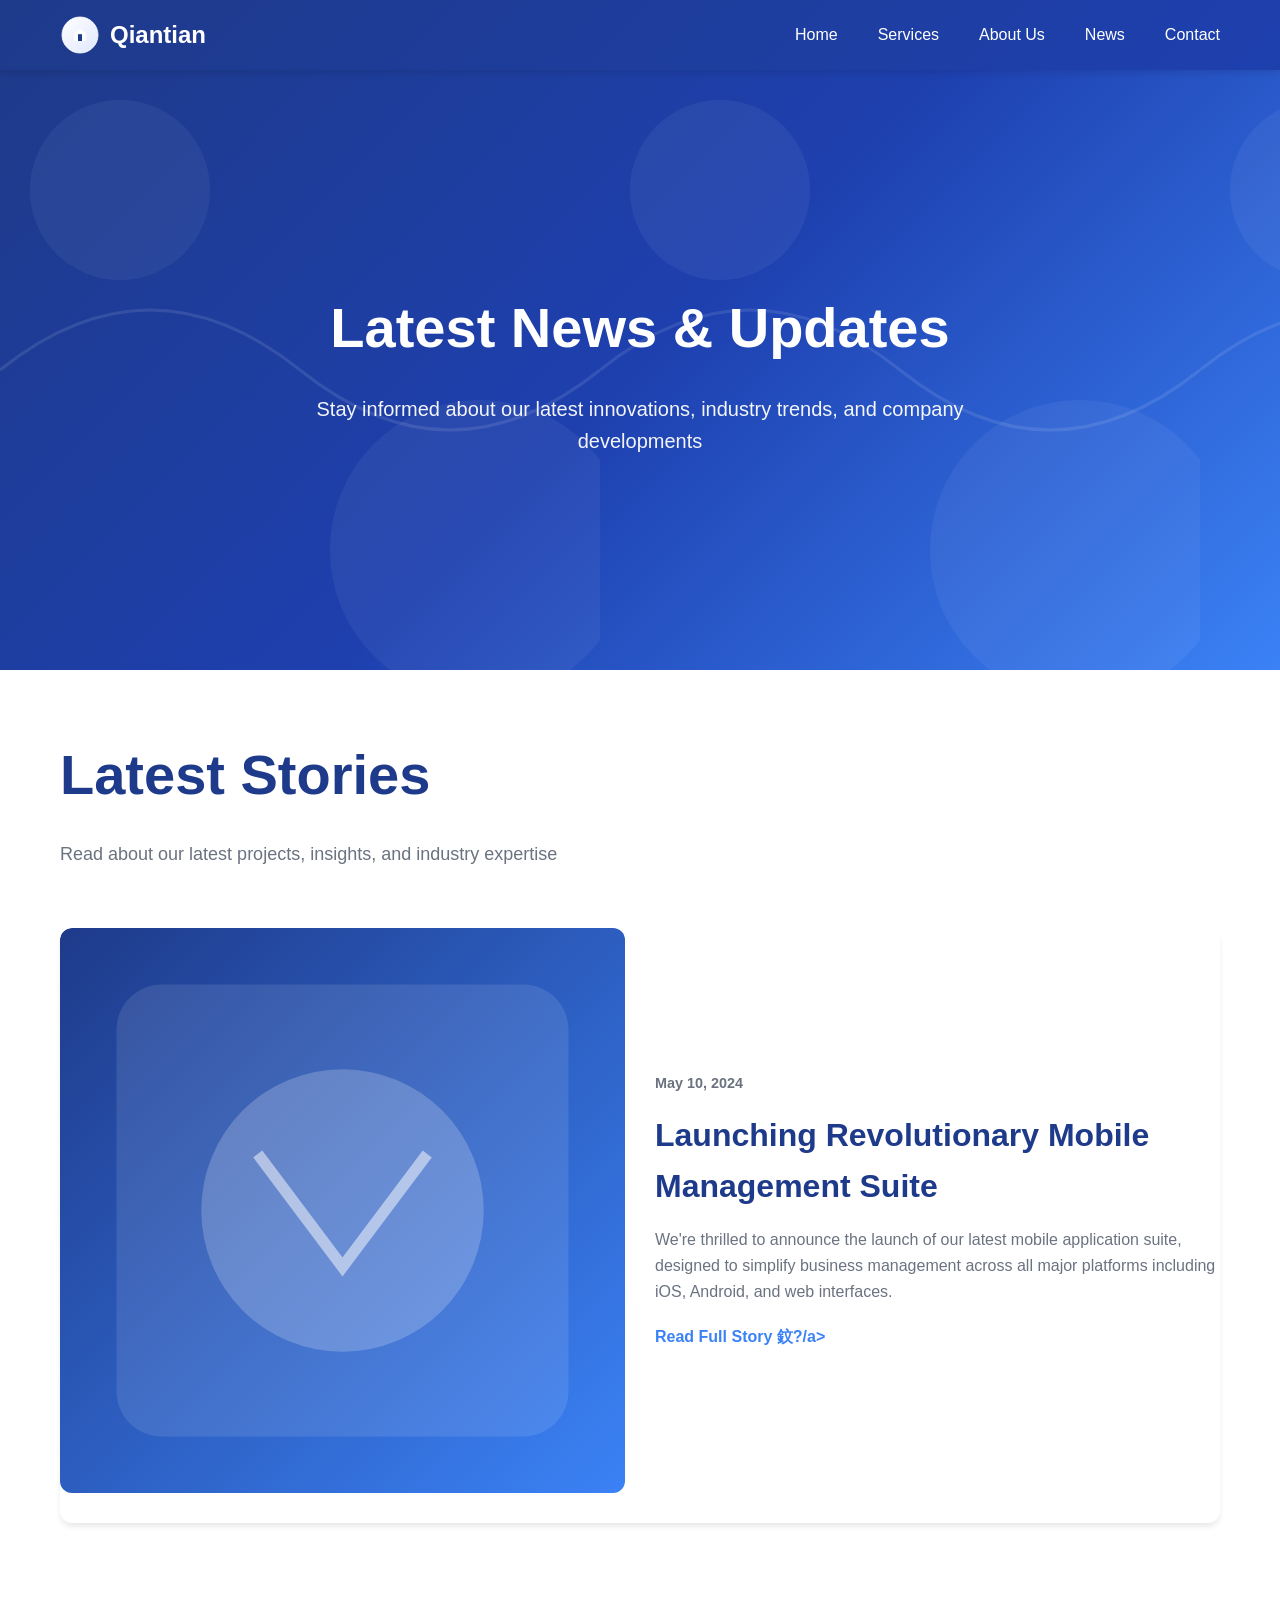
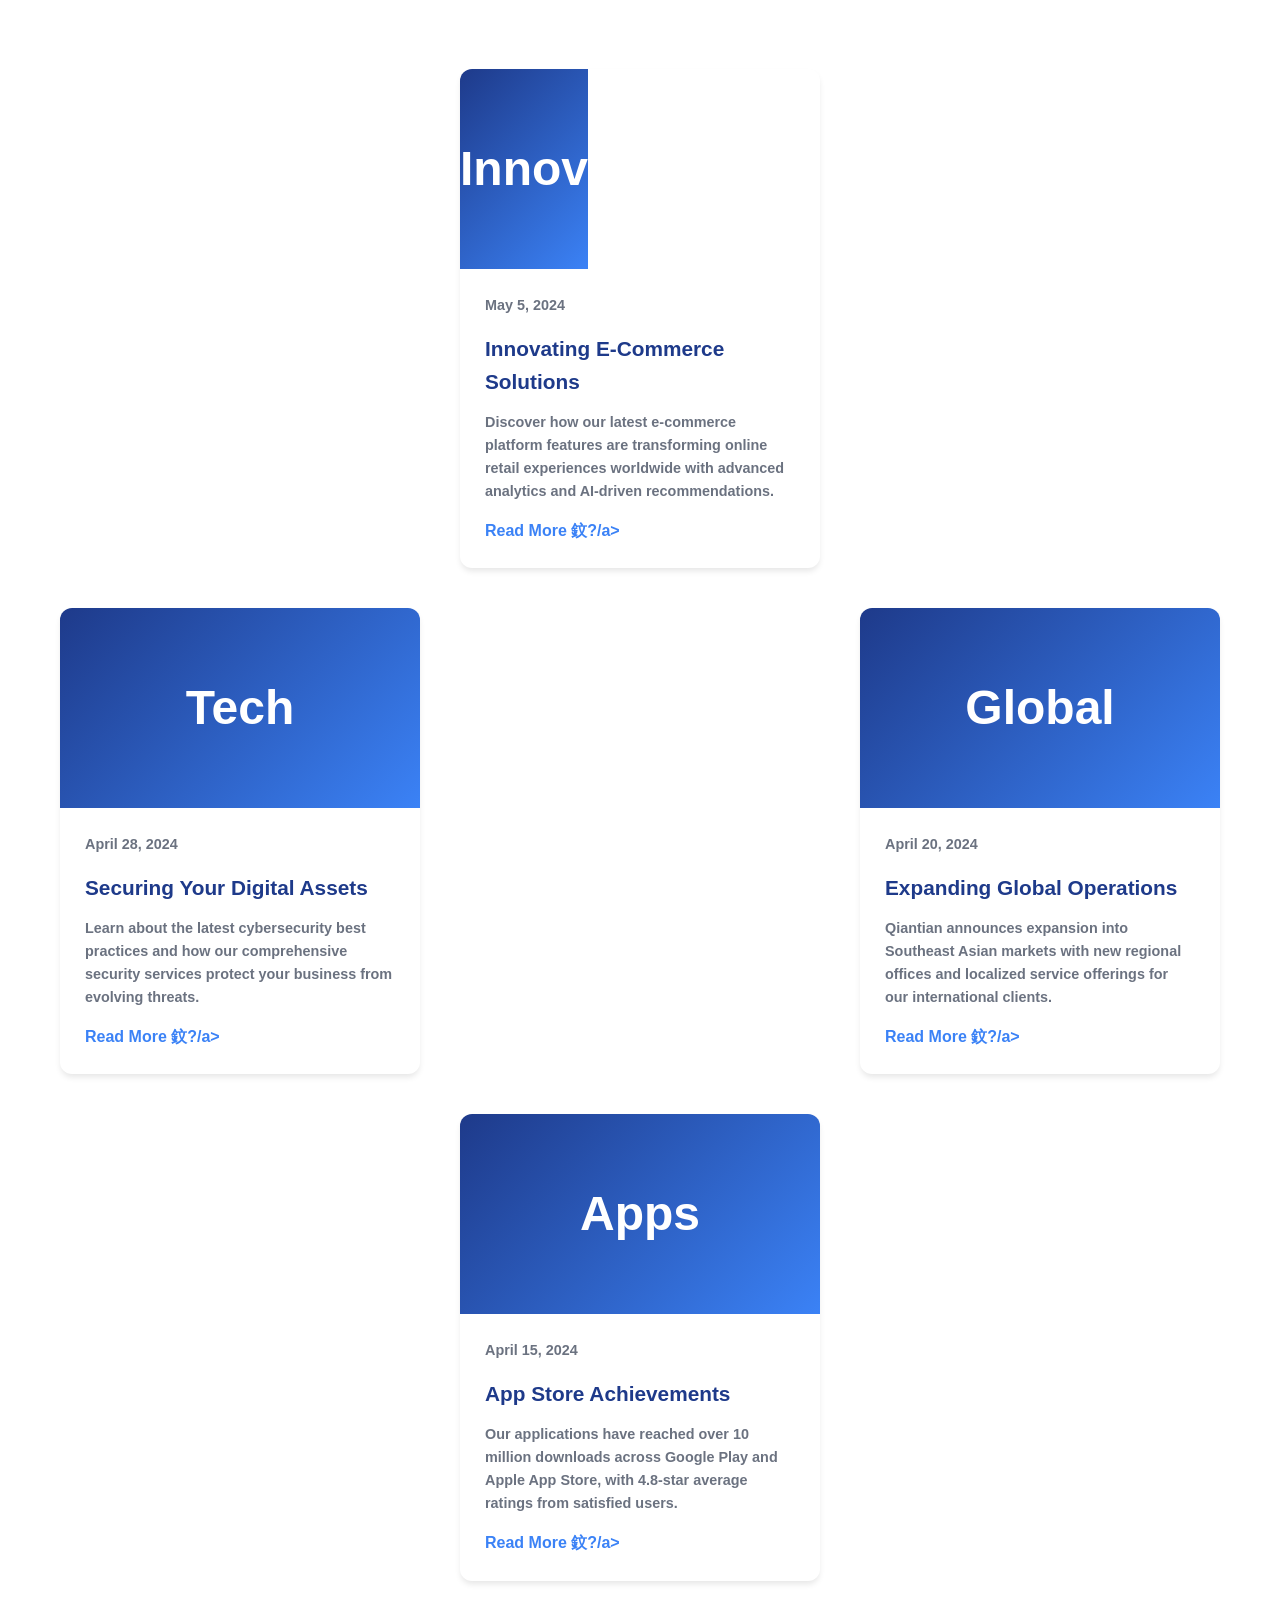
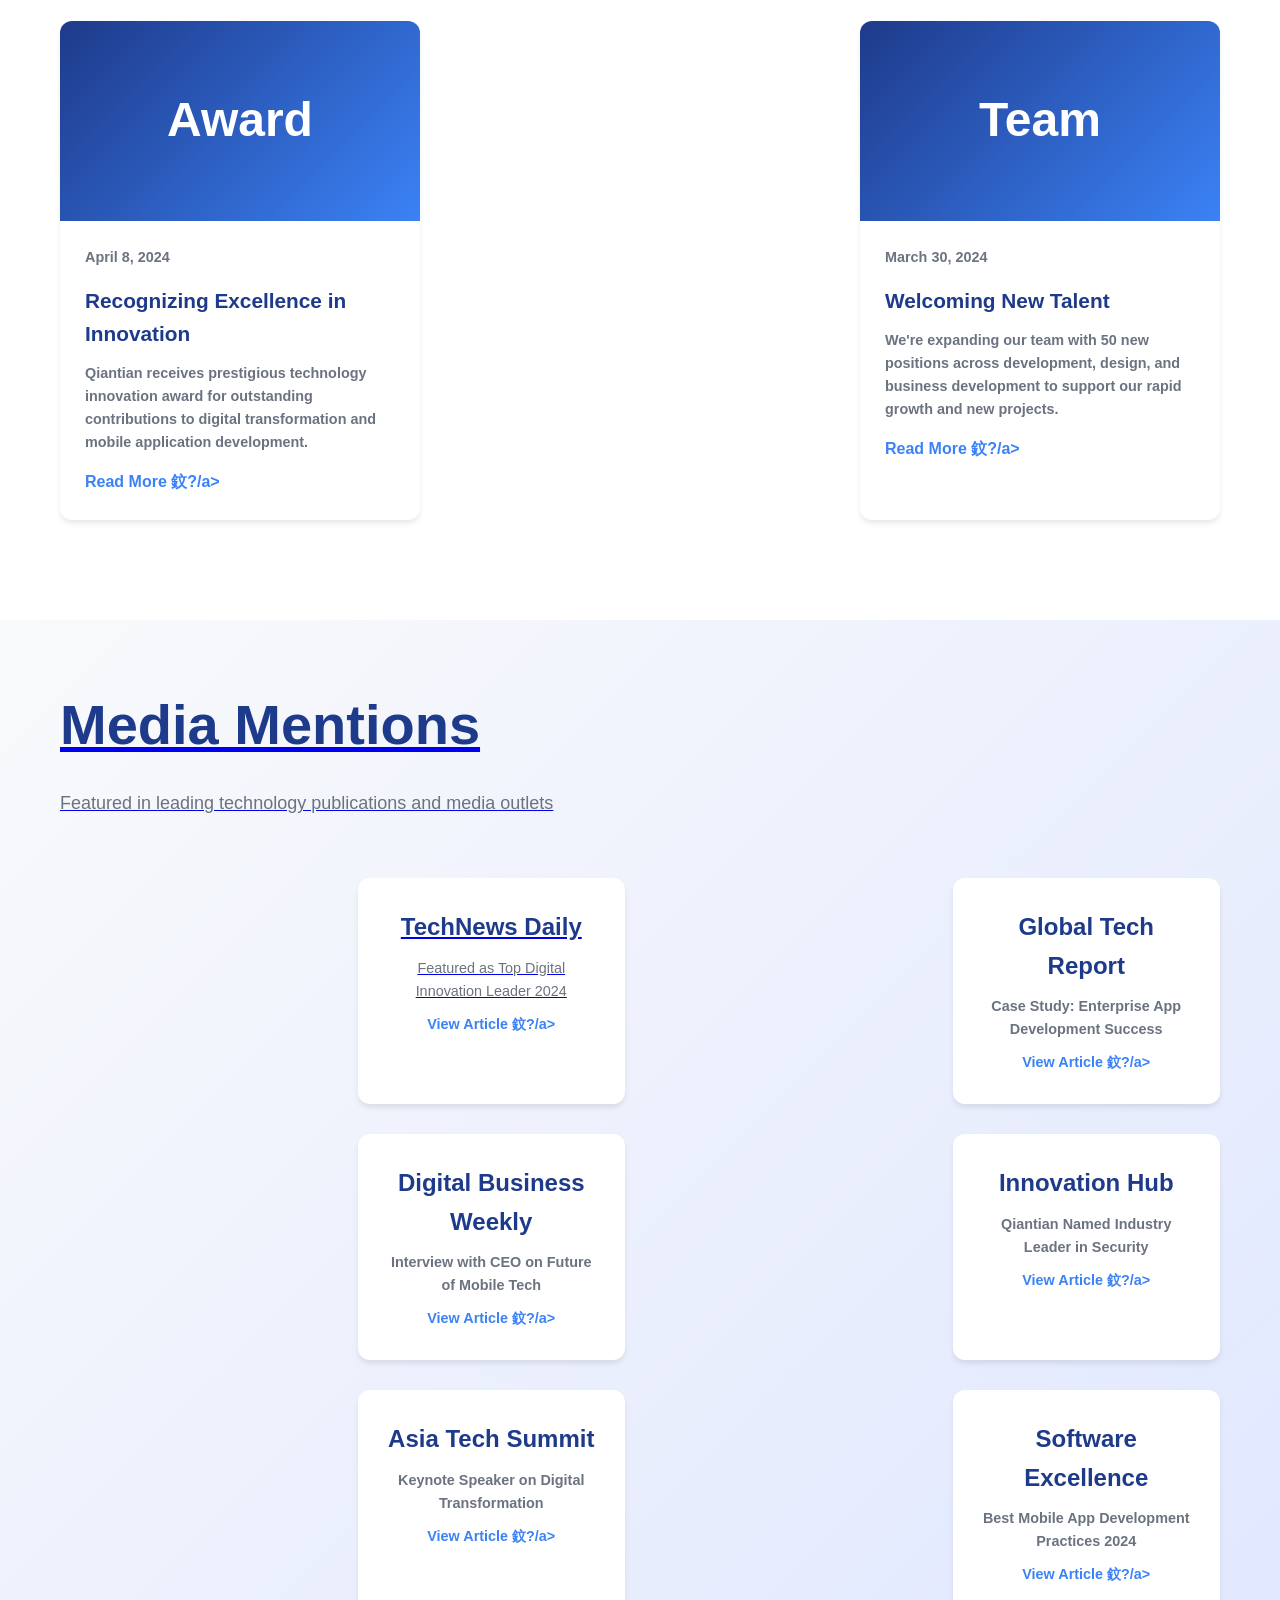
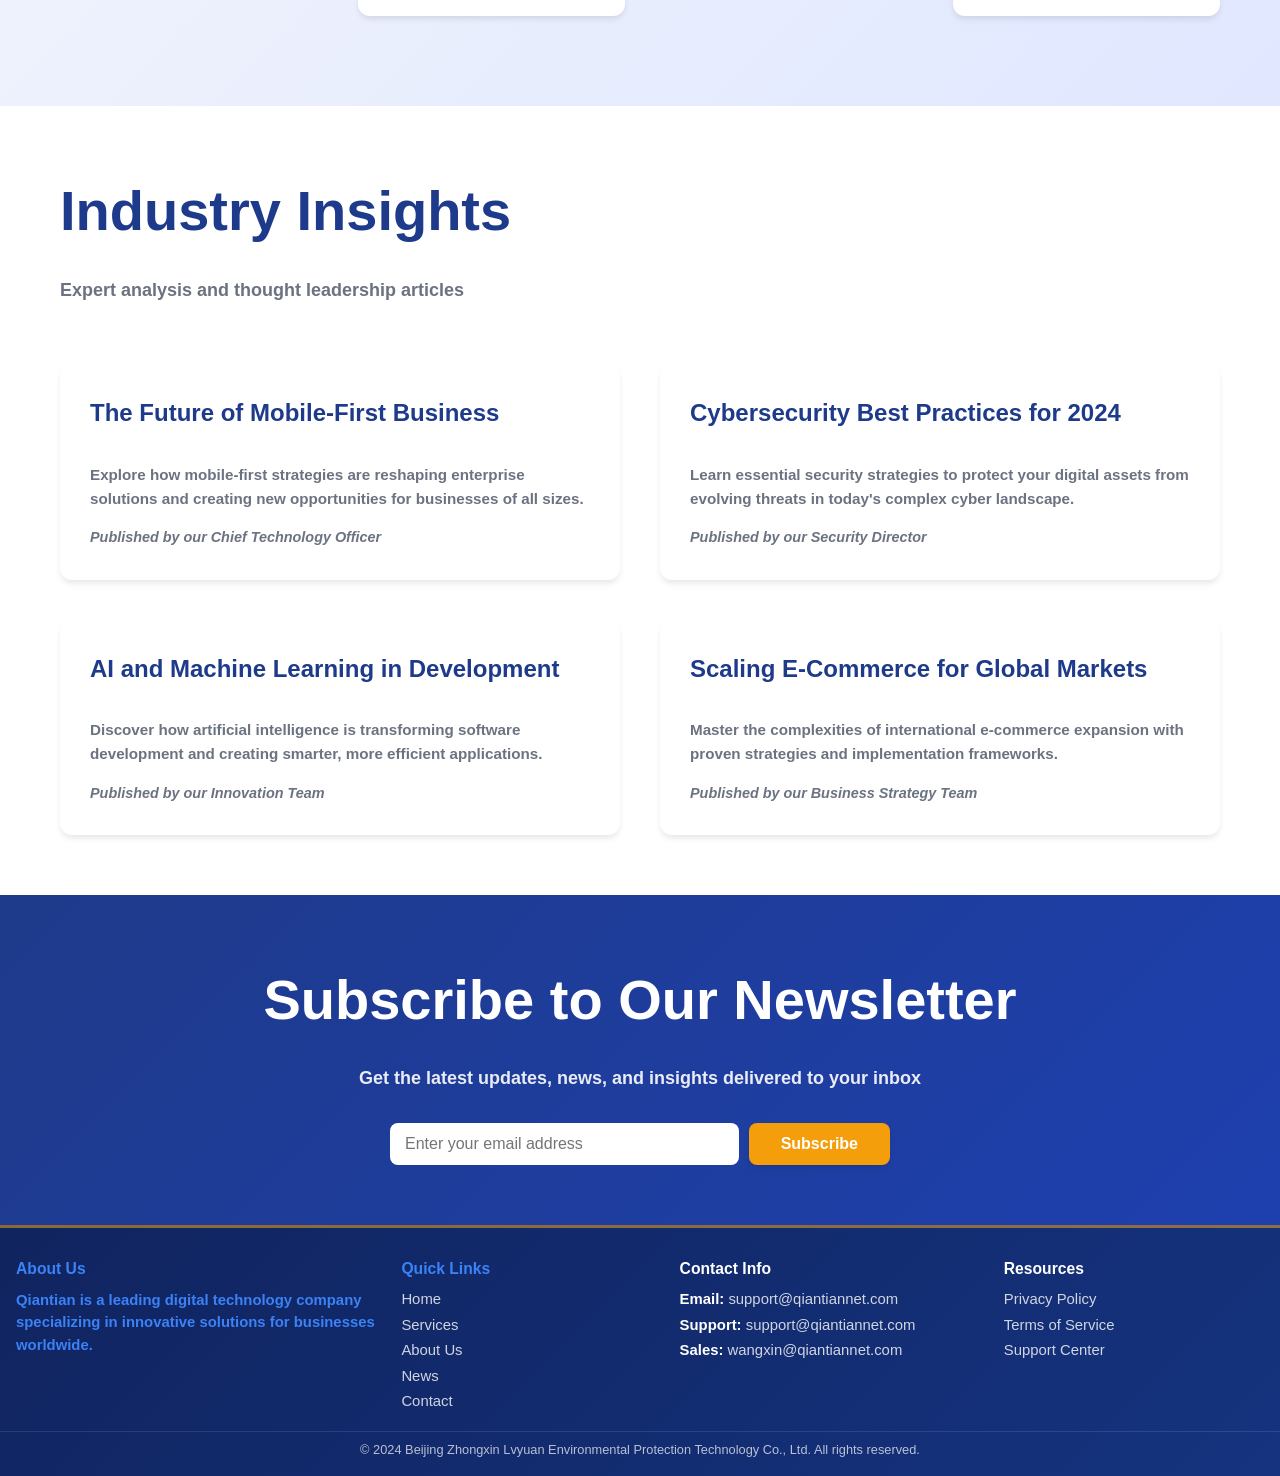
<file: news.html>
﻿<!DOCTYPE html>
<html lang="en">
<head>
    <meta charset="UTF-8">
    <meta name="viewport" content="width=device-width, initial-scale=1.0">
    <meta name="description" content="Qiantian News - Latest Updates, Company News, Technology Articles, and Industry Insights">
    <meta name="keywords" content="news, blog, updates, technology, industry news, case studies">
    <meta name="robots" content="index, follow">
    
    <title>News & Blog - Qiantian Network Technology</title>
    <link rel="canonical" href="https://qiantiannet.com/news.html">
    <link rel="stylesheet" href="css/style.css">
</head>
<body>
    <!-- Navigation Header -->
    <header>
        <div class="header-content">
            <a href="index.html" class="logo">
                <svg viewBox="0 0 100 100" xmlns="http://www.w3.org/2000/svg">
                    <defs>
                        <linearGradient id="logoGrad" x1="0%" y1="0%" x2="100%" y2="100%">
                            <stop offset="0%" style="stop-color:#fff;stop-opacity:1" />
                            <stop offset="100%" style="stop-color:#e0e7ff;stop-opacity:1" />
                        </linearGradient>
                    </defs>
                    <circle cx="50" cy="50" r="45" fill="url(#logoGrad)" stroke="white" stroke-width="2"/>
                    <path d="M 35 45 L 50 35 L 65 45 L 65 65 L 35 65 Z" fill="white" opacity="0.8"/>
                    <rect x="45" y="48" width="10" height="17" fill="#1e3a8a"/>
                </svg>
                Qiantian
            </a>
            
            <button class="mobile-menu-btn" aria-label="Open mobile menu">&#9776;</button>
            
            <nav>
                <ul>
                    <li><a href="index.html">Home</a></li>
                    <li><a href="services.html">Services</a></li>
                    <li><a href="culture.html">About Us</a></li>
                    <li><a href="news.html">News</a></li>
                    <li><a href="contact.html">Contact</a></li>
                </ul>
            </nav>
        </div>
    </header>

    <!-- Hero Section -->
    <section class="hero" style="padding: 100px 0;">
        <div class="container">
            <div style="text-align: center; animation: slideInUp 0.8s ease-out;">
                <h1 style="font-size: 3.5rem; margin-bottom: 20px;">Latest News & Updates</h1>
                <p style="font-size: 1.25rem; opacity: 0.95; max-width: 700px; margin: 0 auto;">Stay informed about our latest innovations, industry trends, and company developments</p>
            </div>
        </div>
    </section>

    <!-- Featured Article -->
    <section class="section" data-section="news">
        <div class="container">
            <h2 class="section-title">Latest Stories</h2>
            <p class="section-subtitle">Read about our latest projects, insights, and industry expertise</p>
            
            <div style="margin-top: 60px;">
                <!-- Featured News Card (Large) -->
                <div class="news-card" style="margin-bottom: 60px; display: grid; grid-template-columns: 1fr 1fr; gap: 30px; animation: slideInUp 0.6s ease-out;">
                    <div class="news-image" style="border-radius: 12px; height: 100%;">
                        <svg viewBox="0 0 100 100" xmlns="http://www.w3.org/2000/svg">
                            <rect x="10" y="10" width="80" height="80" rx="8" fill="white" opacity="0.1"/>
                            <g transform="translate(50, 50)">
                                <circle cx="0" cy="0" r="25" fill="white" opacity="0.2"/>
                                <path d="M -15 -10 L 0 10 L 15 -10" stroke="white" stroke-width="2" fill="none" opacity="0.5"/>
                            </g>
                        </svg>
                    </div>
                    <div class="news-content" style="display: flex; flex-direction: column; justify-content: center; border-radius: 0; padding: 0; box-shadow: none;">
                        <p class="news-date">May 10, 2024</p>
                        <h2 style="color: #1e3a8a; font-size: 2rem; margin-bottom: 15px;">Launching Revolutionary Mobile Management Suite</h2>
                        <p style="color: #6b7280; margin-bottom: 20px; font-size: 1rem;">We're thrilled to announce the launch of our latest mobile application suite, designed to simplify business management across all major platforms including iOS, Android, and web interfaces.</p>
                        <a href="#" style="color: #3b82f6; text-decoration: none; font-weight: 600; display: inline-block; width: fit-content;">Read Full Story 鈫?/a>
                    </div>
                </div>

                <!-- News Grid -->
                <div class="news-grid" style="margin-top: 60px;">
                    <div class="news-card" data-animation="slideInUp 0.6s ease-out">
                        <div class="news-image">Innov</div>
                        <div class="news-content">
                            <p class="news-date">May 5, 2024</p>
                            <h3>Innovating E-Commerce Solutions</h3>
                            <p>Discover how our latest e-commerce platform features are transforming online retail experiences worldwide with advanced analytics and AI-driven recommendations.</p>
                            <a href="#">Read More 鈫?/a>
                        </div>
                    </div>

                    <div class="news-card" data-animation="slideInUp 0.6s ease-out 0.1s">
                        <div class="news-image">Tech</div>
                        <div class="news-content">
                            <p class="news-date">April 28, 2024</p>
                            <h3>Securing Your Digital Assets</h3>
                            <p>Learn about the latest cybersecurity best practices and how our comprehensive security services protect your business from evolving threats.</p>
                            <a href="#">Read More 鈫?/a>
                        </div>
                    </div>

                    <div class="news-card" data-animation="slideInUp 0.6s ease-out 0.2s">
                        <div class="news-image">Global</div>
                        <div class="news-content">
                            <p class="news-date">April 20, 2024</p>
                            <h3>Expanding Global Operations</h3>
                            <p>Qiantian announces expansion into Southeast Asian markets with new regional offices and localized service offerings for our international clients.</p>
                            <a href="#">Read More 鈫?/a>
                        </div>
                    </div>

                    <div class="news-card" data-animation="slideInUp 0.6s ease-out 0.3s">
                        <div class="news-image">Apps</div>
                        <div class="news-content">
                            <p class="news-date">April 15, 2024</p>
                            <h3>App Store Achievements</h3>
                            <p>Our applications have reached over 10 million downloads across Google Play and Apple App Store, with 4.8-star average ratings from satisfied users.</p>
                            <a href="#">Read More 鈫?/a>
                        </div>
                    </div>

                    <div class="news-card" data-animation="slideInUp 0.6s ease-out 0.4s">
                        <div class="news-image">Award</div>
                        <div class="news-content">
                            <p class="news-date">April 8, 2024</p>
                            <h3>Recognizing Excellence in Innovation</h3>
                            <p>Qiantian receives prestigious technology innovation award for outstanding contributions to digital transformation and mobile application development.</p>
                            <a href="#">Read More 鈫?/a>
                        </div>
                    </div>

                    <div class="news-card" data-animation="slideInUp 0.6s ease-out 0.5s">
                        <div class="news-image">Team</div>
                        <div class="news-content">
                            <p class="news-date">March 30, 2024</p>
                            <h3>Welcoming New Talent</h3>
                            <p>We're expanding our team with 50 new positions across development, design, and business development to support our rapid growth and new projects.</p>
                            <a href="#">Read More 鈫?/a>
                        </div>
                    </div>
                </div>
            </div>
        </div>
    </section>

    <!-- Press & Media Section -->
    <section class="section" style="background: linear-gradient(135deg, #f9fafb 0%, #e0e7ff 100%);">
        <div class="container">
            <h2 class="section-title">Media Mentions</h2>
            <p class="section-subtitle">Featured in leading technology publications and media outlets</p>
            
            <div style="display: grid; grid-template-columns: repeat(auto-fit, minmax(250px, 1fr)); gap: 30px; margin-top: 60px;">
                <div class="feature-card" data-animation="slideInUp 0.6s ease-out" style="text-align: center;">
                    <p style="font-size: 1.5rem; color: #1e3a8a; margin-bottom: 10px; font-weight: 600;">TechNews Daily</p>
                    <p style="color: #6b7280; font-size: 0.9rem; margin-bottom: 10px;">Featured as Top Digital Innovation Leader 2024</p>
                    <a href="#" style="color: #3b82f6; text-decoration: none; font-weight: 600; font-size: 0.9rem;">View Article 鈫?/a>
                </div>

                <div class="feature-card" data-animation="slideInUp 0.6s ease-out 0.1s" style="text-align: center;">
                    <p style="font-size: 1.5rem; color: #1e3a8a; margin-bottom: 10px; font-weight: 600;">Global Tech Report</p>
                    <p style="color: #6b7280; font-size: 0.9rem; margin-bottom: 10px;">Case Study: Enterprise App Development Success</p>
                    <a href="#" style="color: #3b82f6; text-decoration: none; font-weight: 600; font-size: 0.9rem;">View Article 鈫?/a>
                </div>

                <div class="feature-card" data-animation="slideInUp 0.6s ease-out 0.2s" style="text-align: center;">
                    <p style="font-size: 1.5rem; color: #1e3a8a; margin-bottom: 10px; font-weight: 600;">Digital Business Weekly</p>
                    <p style="color: #6b7280; font-size: 0.9rem; margin-bottom: 10px;">Interview with CEO on Future of Mobile Tech</p>
                    <a href="#" style="color: #3b82f6; text-decoration: none; font-weight: 600; font-size: 0.9rem;">View Article 鈫?/a>
                </div>

                <div class="feature-card" data-animation="slideInUp 0.6s ease-out 0.3s" style="text-align: center;">
                    <p style="font-size: 1.5rem; color: #1e3a8a; margin-bottom: 10px; font-weight: 600;">Innovation Hub</p>
                    <p style="color: #6b7280; font-size: 0.9rem; margin-bottom: 10px;">Qiantian Named Industry Leader in Security</p>
                    <a href="#" style="color: #3b82f6; text-decoration: none; font-weight: 600; font-size: 0.9rem;">View Article 鈫?/a>
                </div>

                <div class="feature-card" data-animation="slideInUp 0.6s ease-out 0.4s" style="text-align: center;">
                    <p style="font-size: 1.5rem; color: #1e3a8a; margin-bottom: 10px; font-weight: 600;">Asia Tech Summit</p>
                    <p style="color: #6b7280; font-size: 0.9rem; margin-bottom: 10px;">Keynote Speaker on Digital Transformation</p>
                    <a href="#" style="color: #3b82f6; text-decoration: none; font-weight: 600; font-size: 0.9rem;">View Article 鈫?/a>
                </div>

                <div class="feature-card" data-animation="slideInUp 0.6s ease-out 0.5s" style="text-align: center;">
                    <p style="font-size: 1.5rem; color: #1e3a8a; margin-bottom: 10px; font-weight: 600;">Software Excellence</p>
                    <p style="color: #6b7280; font-size: 0.9rem; margin-bottom: 10px;">Best Mobile App Development Practices 2024</p>
                    <a href="#" style="color: #3b82f6; text-decoration: none; font-weight: 600; font-size: 0.9rem;">View Article 鈫?/a>
                </div>
            </div>
        </div>
    </section>

    <!-- Industry Insights Section -->
    <section class="section">
        <div class="container">
            <h2 class="section-title">Industry Insights</h2>
            <p class="section-subtitle">Expert analysis and thought leadership articles</p>
            
            <div style="display: grid; grid-template-columns: 1fr 1fr; gap: 40px; margin-top: 60px;">
                <div class="feature-card" data-animation="slideInLeft 0.6s ease-out">
                    <h3 style="color: #1e3a8a;">The Future of Mobile-First Business</h3>
                    <p style="color: #6b7280; margin: 15px 0;">Explore how mobile-first strategies are reshaping enterprise solutions and creating new opportunities for businesses of all sizes.</p>
                    <p style="color: #6b7280; font-size: 0.9rem; font-style: italic;">Published by our Chief Technology Officer</p>
                </div>

                <div class="feature-card" data-animation="slideInRight 0.6s ease-out">
                    <h3 style="color: #1e3a8a;">Cybersecurity Best Practices for 2024</h3>
                    <p style="color: #6b7280; margin: 15px 0;">Learn essential security strategies to protect your digital assets from evolving threats in today's complex cyber landscape.</p>
                    <p style="color: #6b7280; font-size: 0.9rem; font-style: italic;">Published by our Security Director</p>
                </div>

                <div class="feature-card" data-animation="slideInLeft 0.6s ease-out 0.1s">
                    <h3 style="color: #1e3a8a;">AI and Machine Learning in Development</h3>
                    <p style="color: #6b7280; margin: 15px 0;">Discover how artificial intelligence is transforming software development and creating smarter, more efficient applications.</p>
                    <p style="color: #6b7280; font-size: 0.9rem; font-style: italic;">Published by our Innovation Team</p>
                </div>

                <div class="feature-card" data-animation="slideInRight 0.6s ease-out 0.1s">
                    <h3 style="color: #1e3a8a;">Scaling E-Commerce for Global Markets</h3>
                    <p style="color: #6b7280; margin: 15px 0;">Master the complexities of international e-commerce expansion with proven strategies and implementation frameworks.</p>
                    <p style="color: #6b7280; font-size: 0.9rem; font-style: italic;">Published by our Business Strategy Team</p>
                </div>
            </div>
        </div>
    </section>

    <!-- CTA Section -->
    <section class="section" style="background: linear-gradient(135deg, #1e3a8a 0%, #1e40af 100%); color: white;">
        <div class="container" style="text-align: center;">
            <h2 class="section-title" style="color: white;">Subscribe to Our Newsletter</h2>
            <p class="section-subtitle" style="color: rgba(255, 255, 255, 0.9); margin-bottom: 30px;">Get the latest updates, news, and insights delivered to your inbox</p>
            
            <form style="max-width: 500px; margin: 0 auto; display: flex; gap: 10px;">
                <input type="email" placeholder="Enter your email address" required style="flex: 1; padding: 12px 15px; border: none; border-radius: 8px; font-size: 1rem;">
                <button type="submit" class="btn btn-accent" style="margin: 0;">Subscribe</button>
            </form>
        </div>
    </section>

    <!-- Footer -->
    <footer>
        <div class="footer-content">
            <div class="footer-section">
                <h4>About Us</h4>
                <p>Qiantian is a leading digital technology company specializing in innovative solutions for businesses worldwide.</p>
            </div>
            
            <div class="footer-section">
                <h4>Quick Links</h4>
                <ul>
                    <li><a href="index.html">Home</a></li>
                    <li><a href="services.html">Services</a></li>
                    <li><a href="culture.html">About Us</a></li>
                    <li><a href="news.html">News</a></li>
                    <li><a href="contact.html">Contact</a></li>
                </ul>
            </div>
            
            <div class="footer-section">
                <h4>Contact Info</h4>
                <ul>
                    <li><strong>Email:</strong> <a href="mailto:support@qiantiannet.com">support@qiantiannet.com</a></li>
                    <li><strong>Support:</strong> <a href="mailto:support@qiantiannet.com">support@qiantiannet.com</a></li>
                    <li><strong>Sales:</strong> <a href="mailto:wangxin@qiantiannet.com">wangxin@qiantiannet.com</a></li>
                </ul>
            </div>
            
            <div class="footer-section">
                <h4>Resources</h4>
                <ul>
                    <li><a href="privacy-policy.html">Privacy Policy</a></li>
                    <li><a href="terms-of-service.html">Terms of Service</a></li>
                    <li><a href="contact.html">Support Center</a></li>
                </ul>
            </div>
        </div>
        
        <div class="footer-bottom">
            <p>&copy; 2024 Beijing Zhongxin Lvyuan Environmental Protection Technology Co., Ltd. All rights reserved.</p>
        </div>
    </footer>

    <script src="js/script.js"></script>
</body>
</html>
</file>
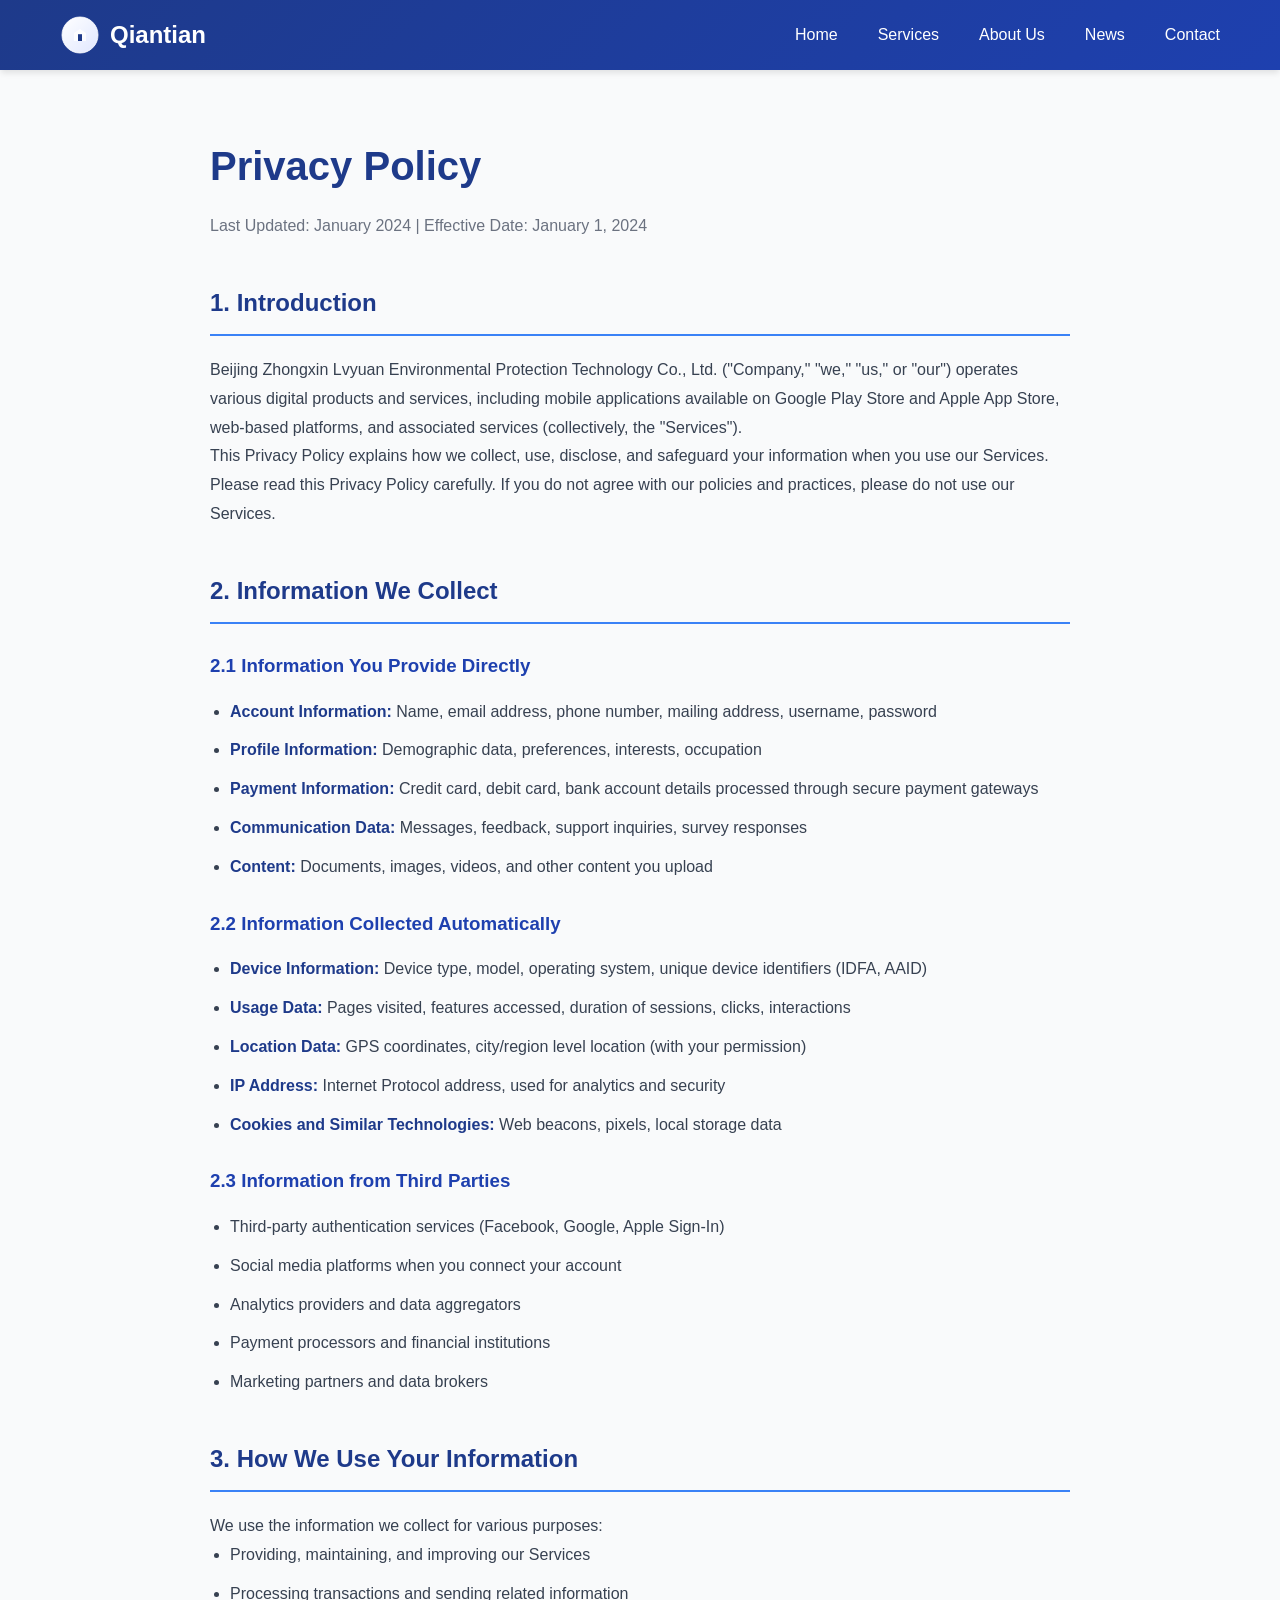
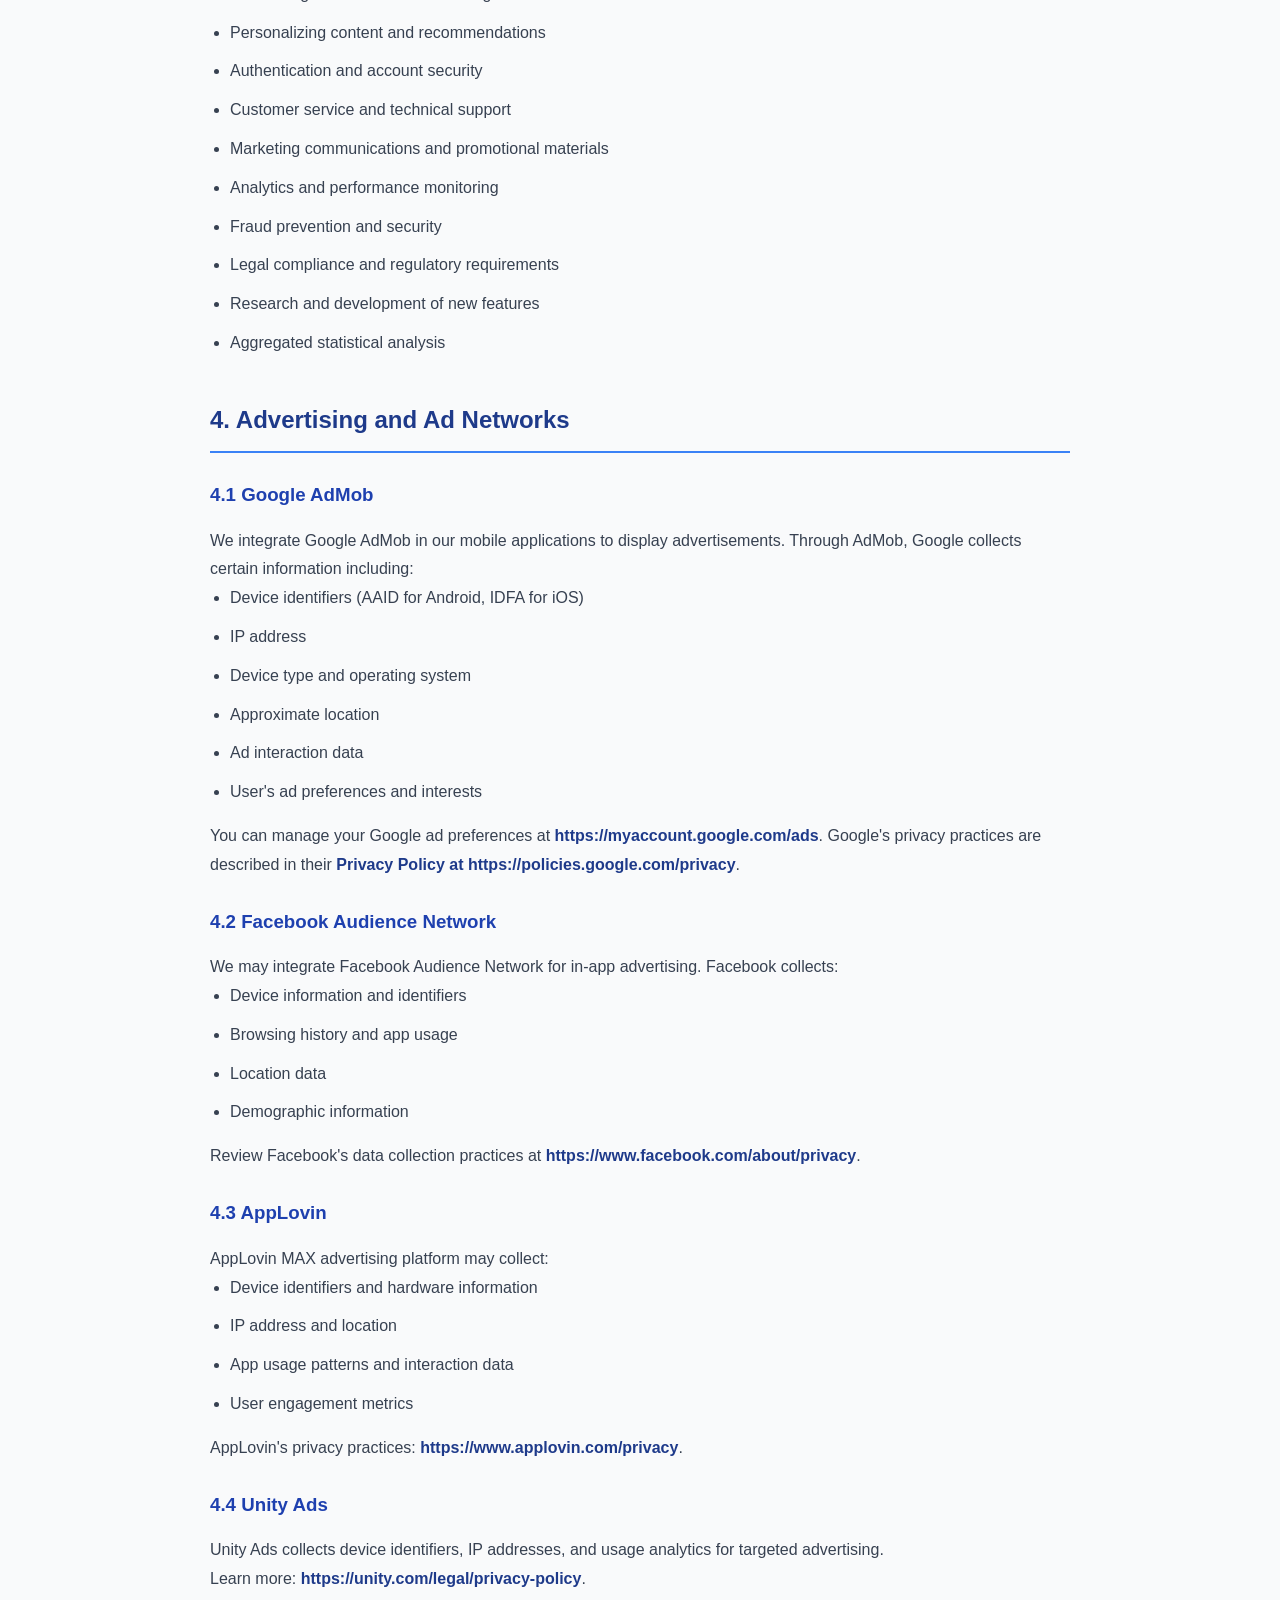
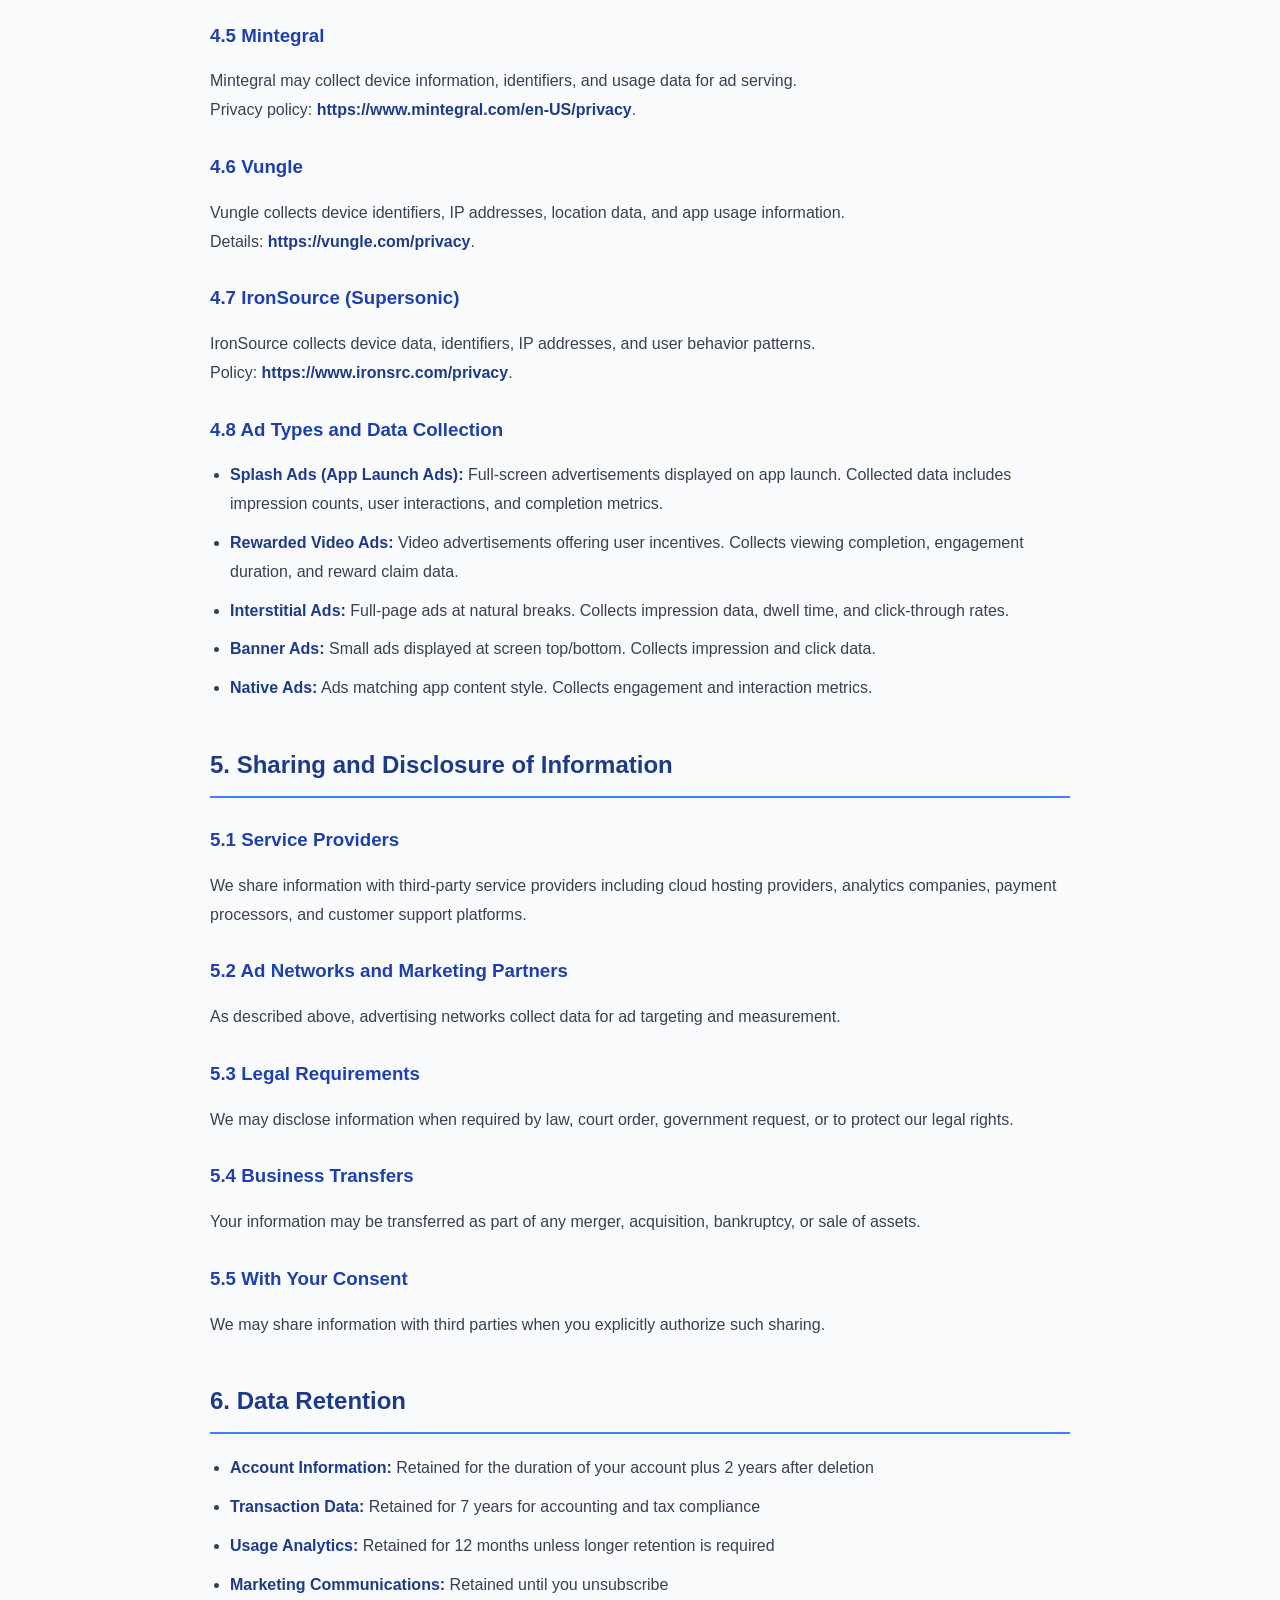
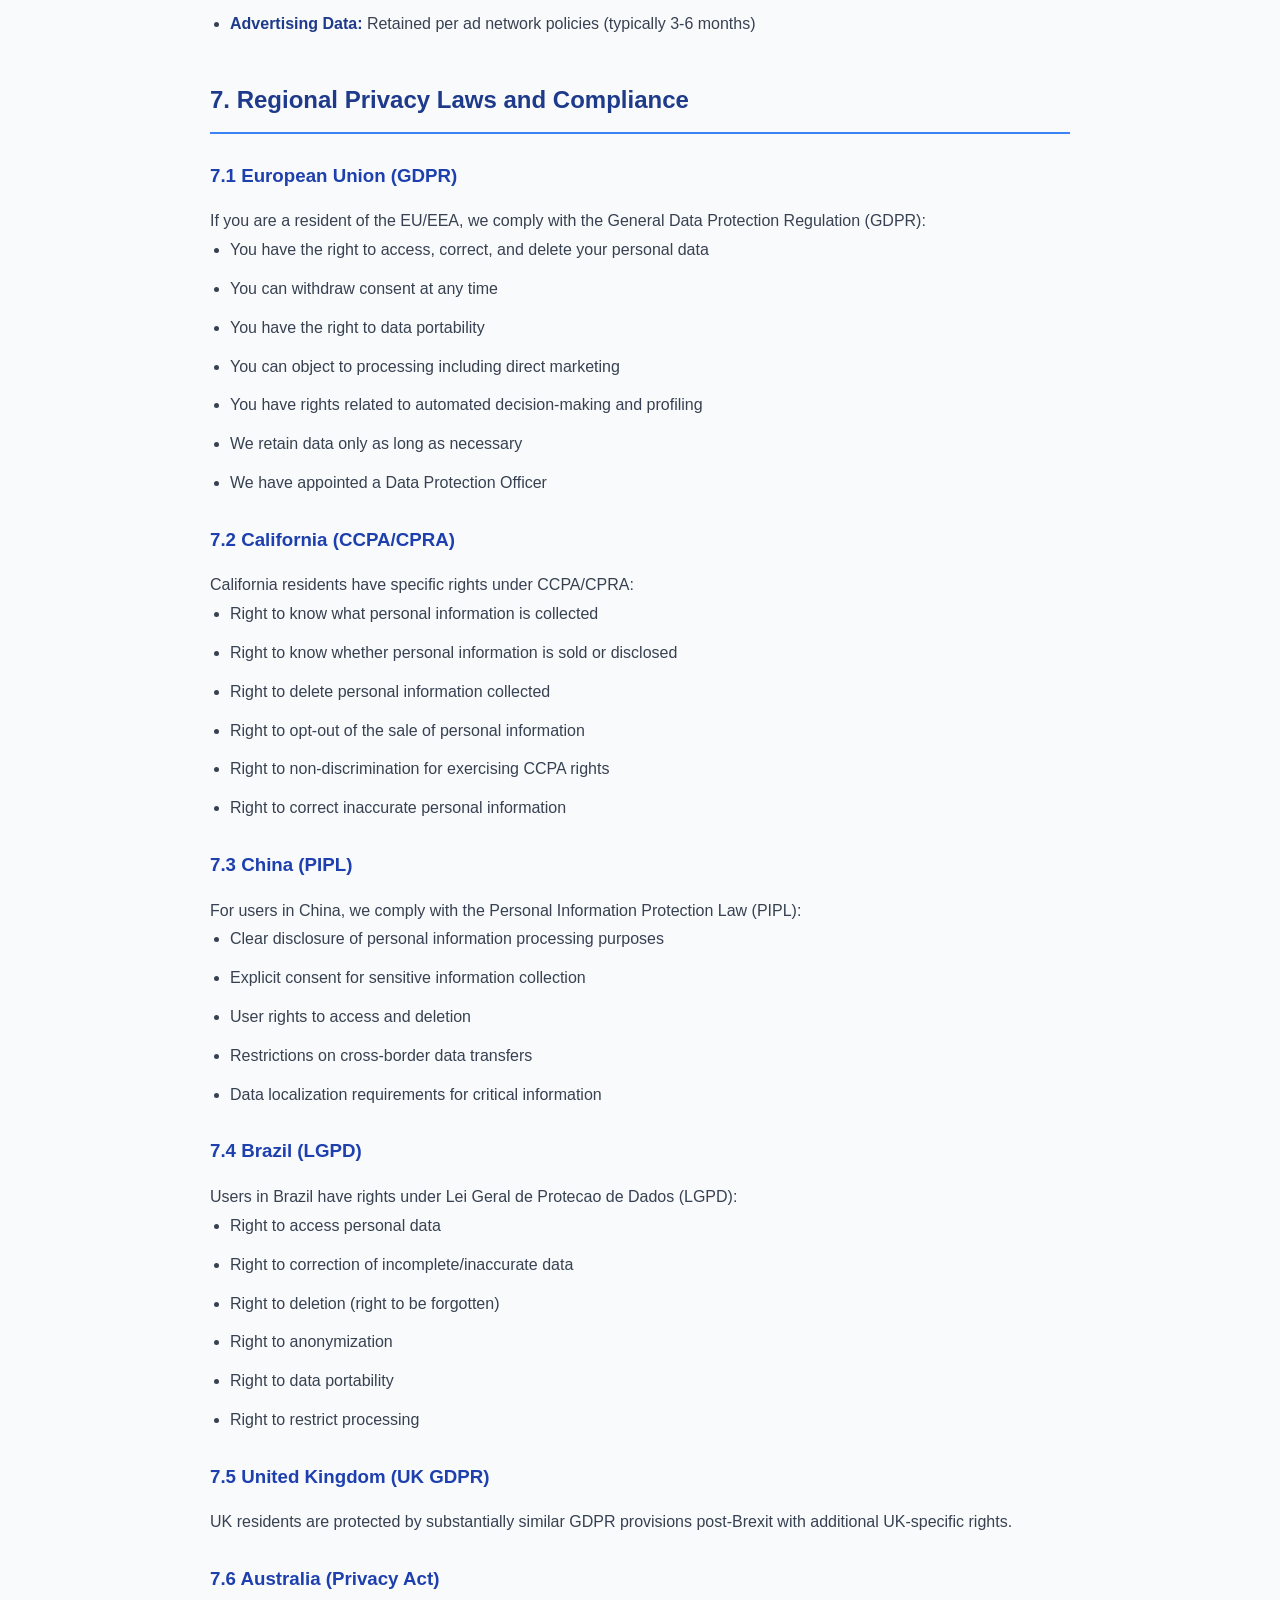
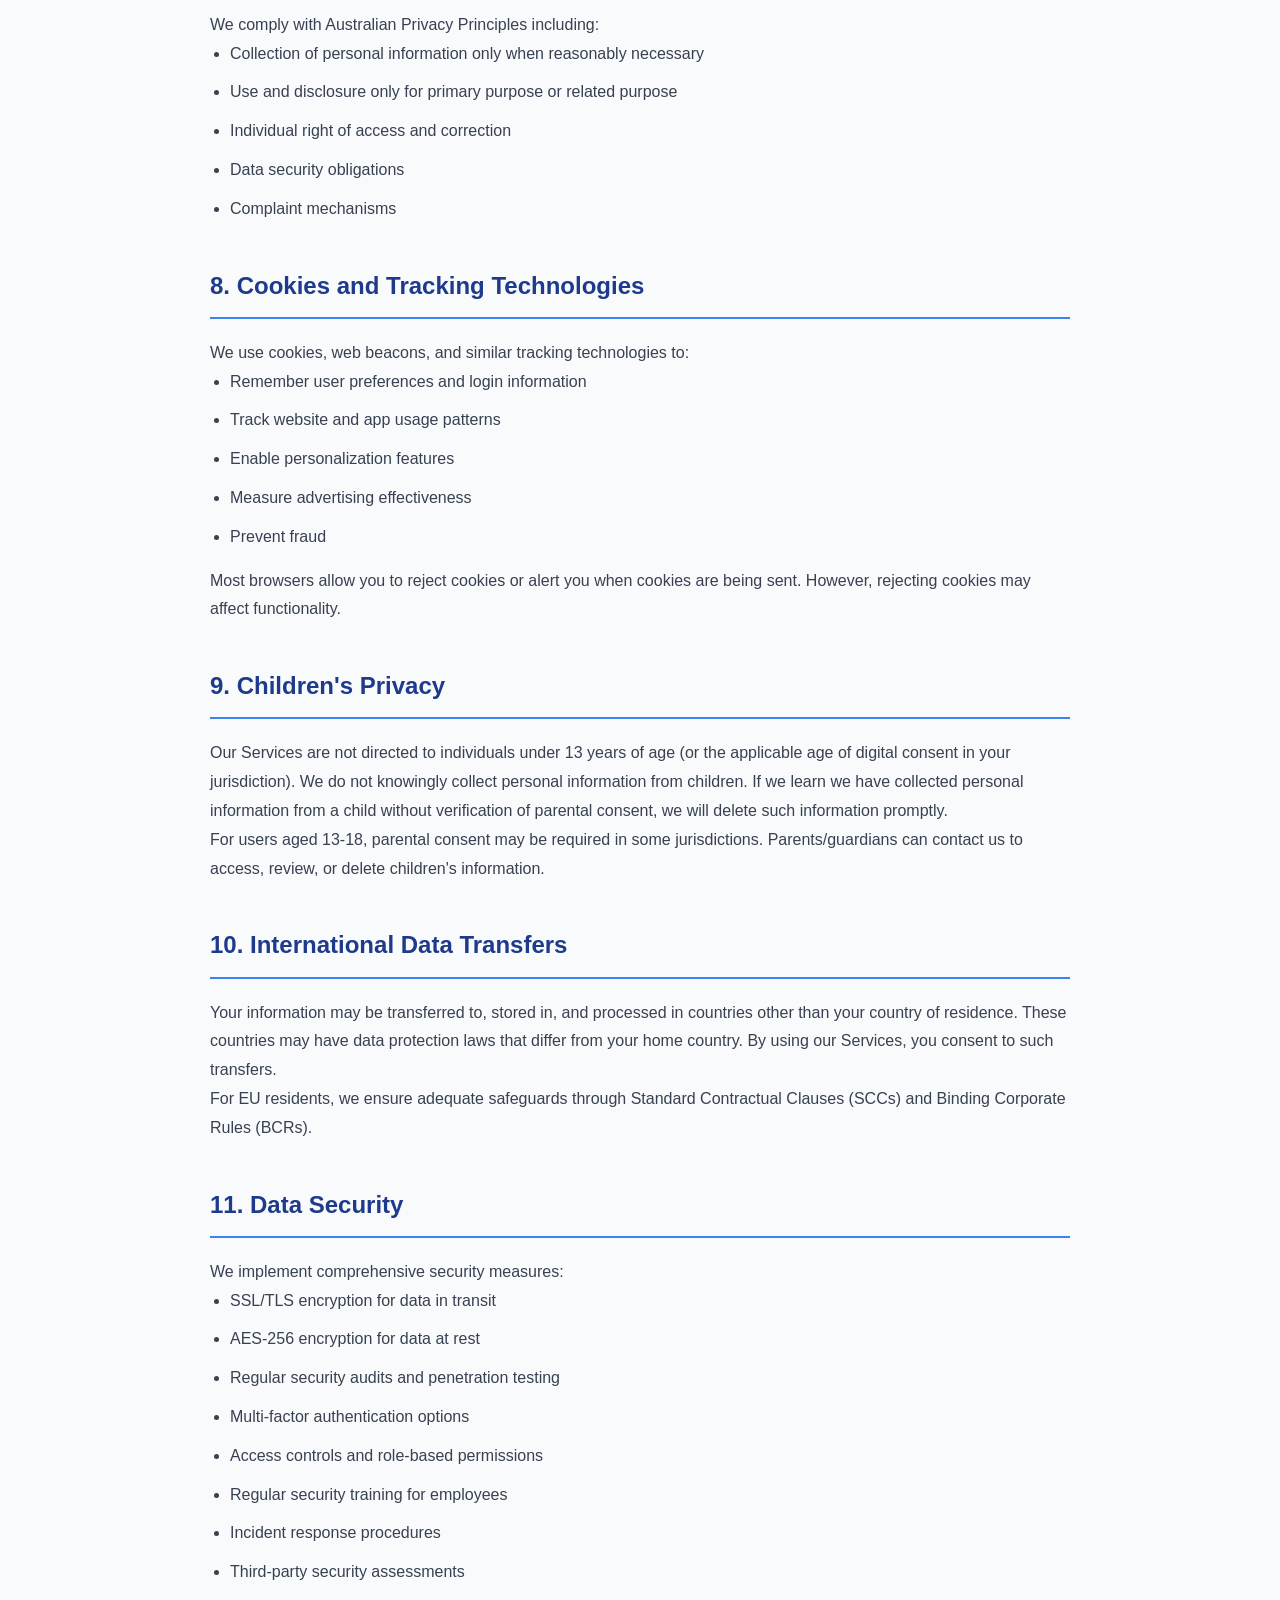
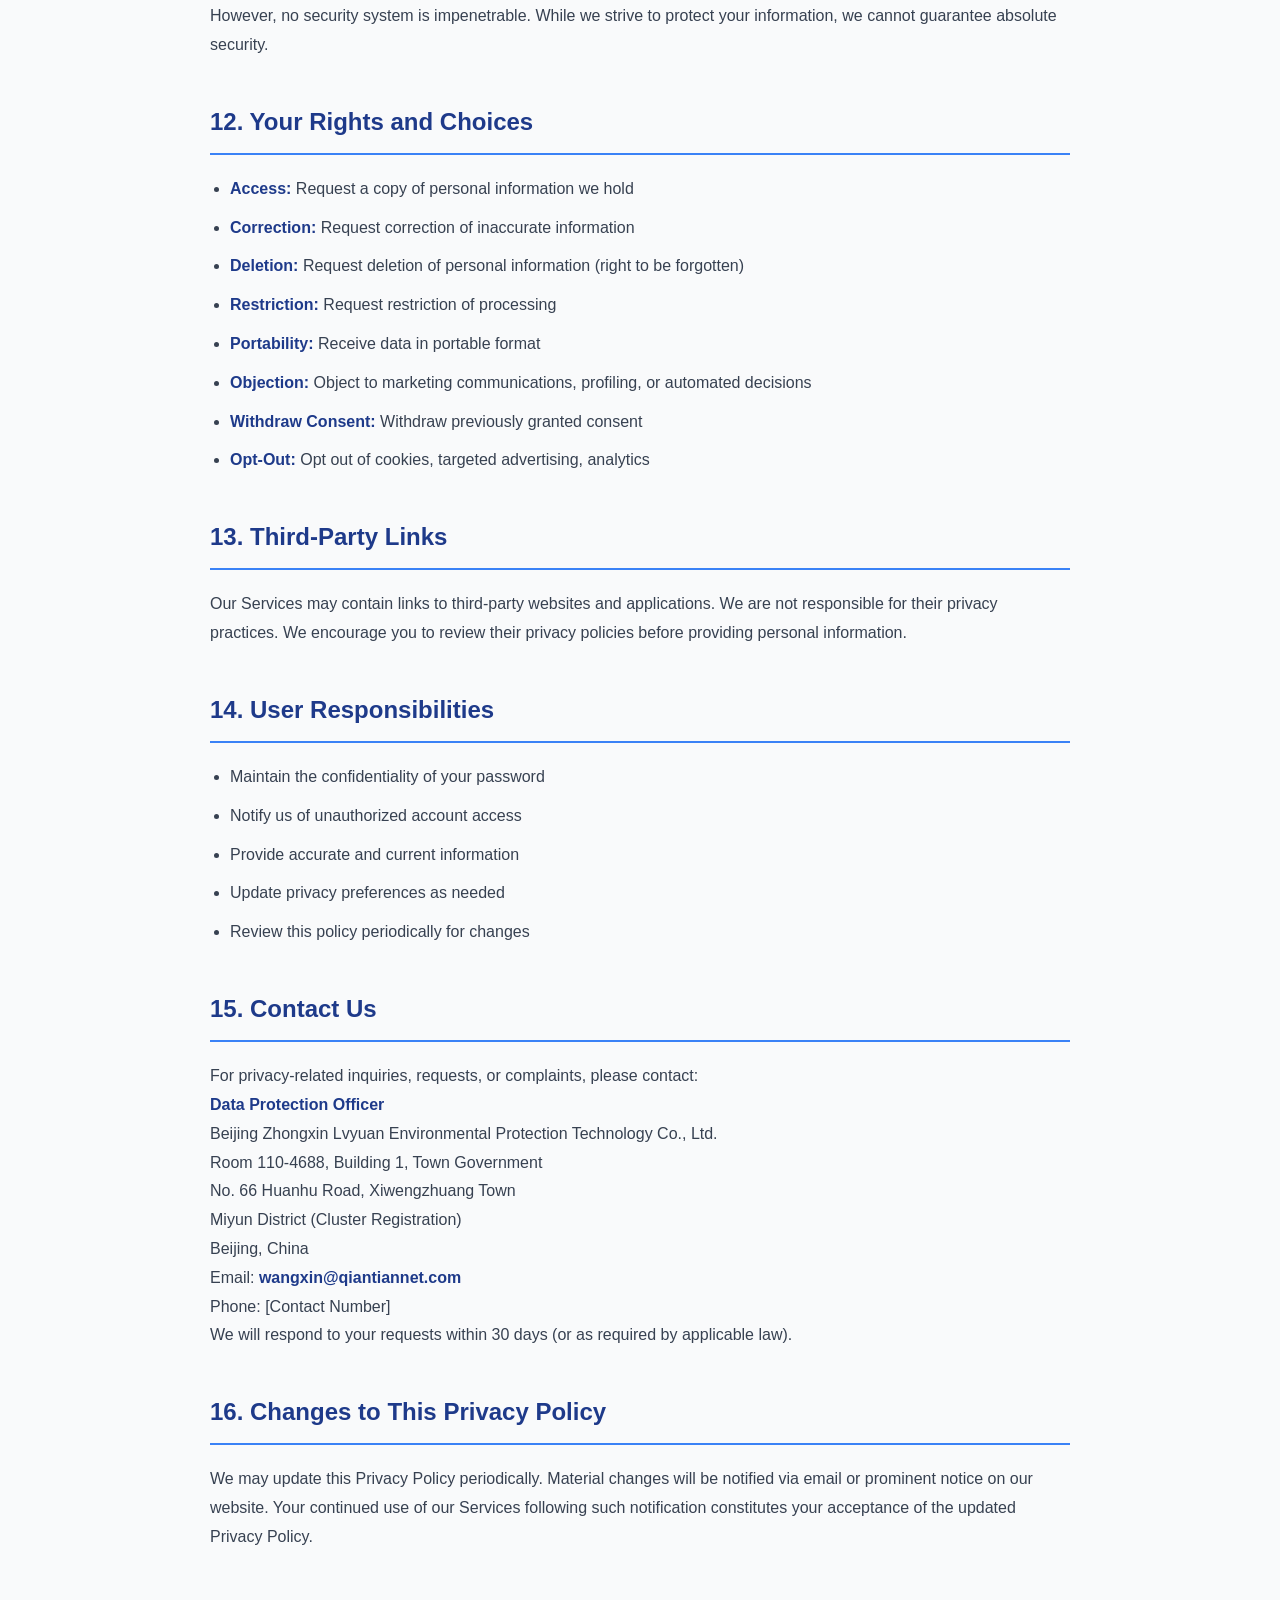
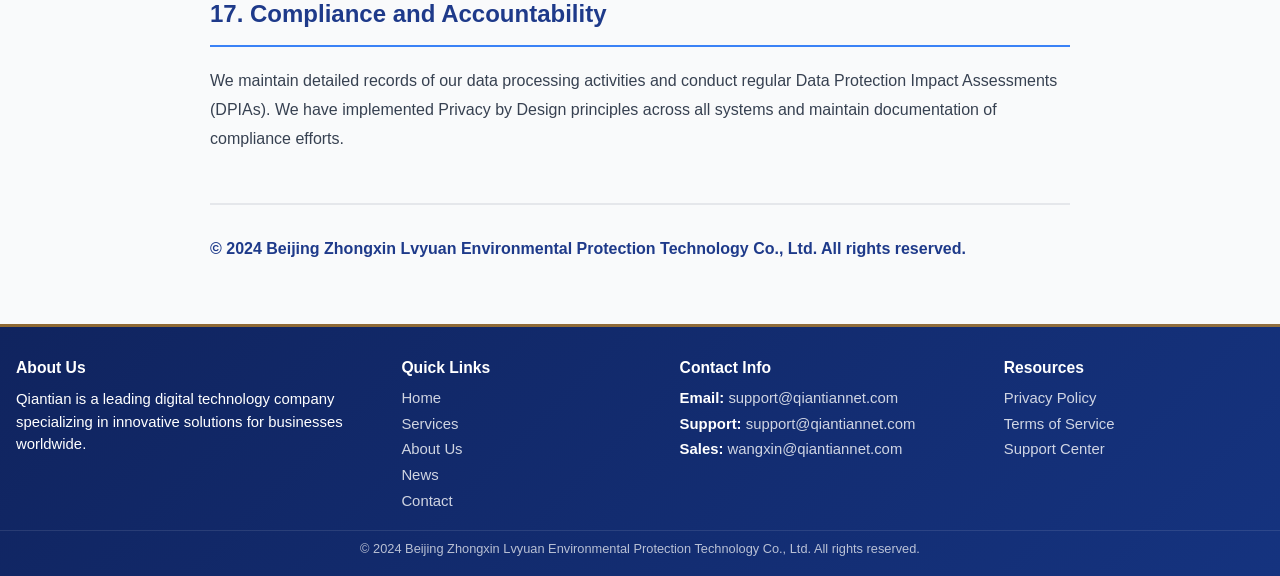
<file: privacy-policy.html>
﻿<!DOCTYPE html>
<html lang="en">
<head>
    <meta charset="UTF-8">
    <meta name="viewport" content="width=device-width, initial-scale=1.0">
    <meta name="description" content="Privacy Policy - Qiantian Network Technology">
    <meta name="robots" content="index, follow">
    
    <title>Privacy Policy - Qiantian Network Technology</title>
    <link rel="canonical" href="https://qiantiannet.com/privacy-policy.html">
    <link rel="stylesheet" href="css/style.css">
    <style>
        .policy-content {
            max-width: 900px;
            margin: 0 auto;
            line-height: 1.8;
            color: #374151;
        }
        .policy-content h2 {
            color: #1e3a8a;
            margin-top: 40px;
            margin-bottom: 20px;
            border-bottom: 2px solid #3b82f6;
            padding-bottom: 10px;
        }
        .policy-content h3 {
            color: #1e40af;
            margin-top: 25px;
            margin-bottom: 15px;
        }
        .policy-content ul, .policy-content ol {
            margin-left: 20px;
            margin-bottom: 15px;
        }
        .policy-content li {
            margin-bottom: 10px;
        }
        .policy-content strong {
            color: #1e3a8a;
        }
    </style>
</head>
<body>
    <!-- Navigation Header -->
    <header>
        <div class="header-content">
            <a href="index.html" class="logo">
                <svg viewBox="0 0 100 100" xmlns="http://www.w3.org/2000/svg">
                    <defs>
                        <linearGradient id="logoGrad" x1="0%" y1="0%" x2="100%" y2="100%">
                            <stop offset="0%" style="stop-color:#fff;stop-opacity:1" />
                            <stop offset="100%" style="stop-color:#e0e7ff;stop-opacity:1" />
                        </linearGradient>
                    </defs>
                    <circle cx="50" cy="50" r="45" fill="url(#logoGrad)" stroke="white" stroke-width="2"/>
                    <path d="M 35 45 L 50 35 L 65 45 L 65 65 L 35 65 Z" fill="white" opacity="0.8"/>
                    <rect x="45" y="48" width="10" height="17" fill="#1e3a8a"/>
                </svg>
                Qiantian
            </a>
            
            <button class="mobile-menu-btn" aria-label="Open mobile menu">&#9776;</button>
            
            <nav>
                <ul>
                    <li><a href="index.html">Home</a></li>
                    <li><a href="services.html">Services</a></li>
                    <li><a href="culture.html">About Us</a></li>
                    <li><a href="news.html">News</a></li>
                    <li><a href="contact.html">Contact</a></li>
                </ul>
            </nav>
        </div>
    </header>

    <!-- Policy Content -->
    <section class="section" style="background: #f9fafb;">
        <div class="container policy-content">
            <h1 style="color: #1e3a8a; margin-bottom: 10px; font-size: 2.5rem;">Privacy Policy</h1>
            <p style="color: #6b7280; margin-bottom: 30px; font-size: 1rem;">Last Updated: January 2024 | Effective Date: January 1, 2024</p>

            <h2>1. Introduction</h2>
            <p>Beijing Zhongxin Lvyuan Environmental Protection Technology Co., Ltd. ("Company," "we," "us," or "our") operates various digital products and services, including mobile applications available on Google Play Store and Apple App Store, web-based platforms, and associated services (collectively, the "Services").</p>
            <p>This Privacy Policy explains how we collect, use, disclose, and safeguard your information when you use our Services. Please read this Privacy Policy carefully. If you do not agree with our policies and practices, please do not use our Services.</p>

            <h2>2. Information We Collect</h2>
            
            <h3>2.1 Information You Provide Directly</h3>
            <ul>
                <li><strong>Account Information:</strong> Name, email address, phone number, mailing address, username, password</li>
                <li><strong>Profile Information:</strong> Demographic data, preferences, interests, occupation</li>
                <li><strong>Payment Information:</strong> Credit card, debit card, bank account details processed through secure payment gateways</li>
                <li><strong>Communication Data:</strong> Messages, feedback, support inquiries, survey responses</li>
                <li><strong>Content:</strong> Documents, images, videos, and other content you upload</li>
            </ul>

            <h3>2.2 Information Collected Automatically</h3>
            <ul>
                <li><strong>Device Information:</strong> Device type, model, operating system, unique device identifiers (IDFA, AAID)</li>
                <li><strong>Usage Data:</strong> Pages visited, features accessed, duration of sessions, clicks, interactions</li>
                <li><strong>Location Data:</strong> GPS coordinates, city/region level location (with your permission)</li>
                <li><strong>IP Address:</strong> Internet Protocol address, used for analytics and security</li>
                <li><strong>Cookies and Similar Technologies:</strong> Web beacons, pixels, local storage data</li>
            </ul>

            <h3>2.3 Information from Third Parties</h3>
            <ul>
                <li>Third-party authentication services (Facebook, Google, Apple Sign-In)</li>
                <li>Social media platforms when you connect your account</li>
                <li>Analytics providers and data aggregators</li>
                <li>Payment processors and financial institutions</li>
                <li>Marketing partners and data brokers</li>
            </ul>

            <h2>3. How We Use Your Information</h2>
            <p>We use the information we collect for various purposes:</p>
            <ul>
                <li>Providing, maintaining, and improving our Services</li>
                <li>Processing transactions and sending related information</li>
                <li>Personalizing content and recommendations</li>
                <li>Authentication and account security</li>
                <li>Customer service and technical support</li>
                <li>Marketing communications and promotional materials</li>
                <li>Analytics and performance monitoring</li>
                <li>Fraud prevention and security</li>
                <li>Legal compliance and regulatory requirements</li>
                <li>Research and development of new features</li>
                <li>Aggregated statistical analysis</li>
            </ul>

            <h2>4. Advertising and Ad Networks</h2>
            
            <h3>4.1 Google AdMob</h3>
            <p>We integrate Google AdMob in our mobile applications to display advertisements. Through AdMob, Google collects certain information including:</p>
            <ul>
                <li>Device identifiers (AAID for Android, IDFA for iOS)</li>
                <li>IP address</li>
                <li>Device type and operating system</li>
                <li>Approximate location</li>
                <li>Ad interaction data</li>
                <li>User's ad preferences and interests</li>
            </ul>
            <p>You can manage your Google ad preferences at <strong>https://myaccount.google.com/ads</strong>. Google's privacy practices are described in their <strong>Privacy Policy at https://policies.google.com/privacy</strong>.</p>

            <h3>4.2 Facebook Audience Network</h3>
            <p>We may integrate Facebook Audience Network for in-app advertising. Facebook collects:</p>
            <ul>
                <li>Device information and identifiers</li>
                <li>Browsing history and app usage</li>
                <li>Location data</li>
                <li>Demographic information</li>
            </ul>
            <p>Review Facebook's data collection practices at <strong>https://www.facebook.com/about/privacy</strong>.</p>

            <h3>4.3 AppLovin</h3>
            <p>AppLovin MAX advertising platform may collect:</p>
            <ul>
                <li>Device identifiers and hardware information</li>
                <li>IP address and location</li>
                <li>App usage patterns and interaction data</li>
                <li>User engagement metrics</li>
            </ul>
            <p>AppLovin's privacy practices: <strong>https://www.applovin.com/privacy</strong>.</p>

            <h3>4.4 Unity Ads</h3>
            <p>Unity Ads collects device identifiers, IP addresses, and usage analytics for targeted advertising.</p>
            <p>Learn more: <strong>https://unity.com/legal/privacy-policy</strong>.</p>

            <h3>4.5 Mintegral</h3>
            <p>Mintegral may collect device information, identifiers, and usage data for ad serving.</p>
            <p>Privacy policy: <strong>https://www.mintegral.com/en-US/privacy</strong>.</p>

            <h3>4.6 Vungle</h3>
            <p>Vungle collects device identifiers, IP addresses, location data, and app usage information.</p>
            <p>Details: <strong>https://vungle.com/privacy</strong>.</p>

            <h3>4.7 IronSource (Supersonic)</h3>
            <p>IronSource collects device data, identifiers, IP addresses, and user behavior patterns.</p>
            <p>Policy: <strong>https://www.ironsrc.com/privacy</strong>.</p>

            <h3>4.8 Ad Types and Data Collection</h3>
            <ul>
                <li><strong>Splash Ads (App Launch Ads):</strong> Full-screen advertisements displayed on app launch. Collected data includes impression counts, user interactions, and completion metrics.</li>
                <li><strong>Rewarded Video Ads:</strong> Video advertisements offering user incentives. Collects viewing completion, engagement duration, and reward claim data.</li>
                <li><strong>Interstitial Ads:</strong> Full-page ads at natural breaks. Collects impression data, dwell time, and click-through rates.</li>
                <li><strong>Banner Ads:</strong> Small ads displayed at screen top/bottom. Collects impression and click data.</li>
                <li><strong>Native Ads:</strong> Ads matching app content style. Collects engagement and interaction metrics.</li>
            </ul>

            <h2>5. Sharing and Disclosure of Information</h2>
            
            <h3>5.1 Service Providers</h3>
            <p>We share information with third-party service providers including cloud hosting providers, analytics companies, payment processors, and customer support platforms.</p>

            <h3>5.2 Ad Networks and Marketing Partners</h3>
            <p>As described above, advertising networks collect data for ad targeting and measurement.</p>

            <h3>5.3 Legal Requirements</h3>
            <p>We may disclose information when required by law, court order, government request, or to protect our legal rights.</p>

            <h3>5.4 Business Transfers</h3>
            <p>Your information may be transferred as part of any merger, acquisition, bankruptcy, or sale of assets.</p>

            <h3>5.5 With Your Consent</h3>
            <p>We may share information with third parties when you explicitly authorize such sharing.</p>

            <h2>6. Data Retention</h2>
            <ul>
                <li><strong>Account Information:</strong> Retained for the duration of your account plus 2 years after deletion</li>
                <li><strong>Transaction Data:</strong> Retained for 7 years for accounting and tax compliance</li>
                <li><strong>Usage Analytics:</strong> Retained for 12 months unless longer retention is required</li>
                <li><strong>Marketing Communications:</strong> Retained until you unsubscribe</li>
                <li><strong>Advertising Data:</strong> Retained per ad network policies (typically 3-6 months)</li>
            </ul>

            <h2>7. Regional Privacy Laws and Compliance</h2>
            
            <h3>7.1 European Union (GDPR)</h3>
            <p>If you are a resident of the EU/EEA, we comply with the General Data Protection Regulation (GDPR):</p>
            <ul>
                <li>You have the right to access, correct, and delete your personal data</li>
                <li>You can withdraw consent at any time</li>
                <li>You have the right to data portability</li>
                <li>You can object to processing including direct marketing</li>
                <li>You have rights related to automated decision-making and profiling</li>
                <li>We retain data only as long as necessary</li>
                <li>We have appointed a Data Protection Officer</li>
            </ul>

            <h3>7.2 California (CCPA/CPRA)</h3>
            <p>California residents have specific rights under CCPA/CPRA:</p>
            <ul>
                <li>Right to know what personal information is collected</li>
                <li>Right to know whether personal information is sold or disclosed</li>
                <li>Right to delete personal information collected</li>
                <li>Right to opt-out of the sale of personal information</li>
                <li>Right to non-discrimination for exercising CCPA rights</li>
                <li>Right to correct inaccurate personal information</li>
            </ul>

            <h3>7.3 China (PIPL)</h3>
            <p>For users in China, we comply with the Personal Information Protection Law (PIPL):</p>
            <ul>
                <li>Clear disclosure of personal information processing purposes</li>
                <li>Explicit consent for sensitive information collection</li>
                <li>User rights to access and deletion</li>
                <li>Restrictions on cross-border data transfers</li>
                <li>Data localization requirements for critical information</li>
            </ul>

            <h3>7.4 Brazil (LGPD)</h3>
            <p>Users in Brazil have rights under Lei Geral de Protecao de Dados (LGPD):</p>
            <ul>
                <li>Right to access personal data</li>
                <li>Right to correction of incomplete/inaccurate data</li>
                <li>Right to deletion (right to be forgotten)</li>
                <li>Right to anonymization</li>
                <li>Right to data portability</li>
                <li>Right to restrict processing</li>
            </ul>

            <h3>7.5 United Kingdom (UK GDPR)</h3>
            <p>UK residents are protected by substantially similar GDPR provisions post-Brexit with additional UK-specific rights.</p>

            <h3>7.6 Australia (Privacy Act)</h3>
            <p>We comply with Australian Privacy Principles including:
            <ul>
                <li>Collection of personal information only when reasonably necessary</li>
                <li>Use and disclosure only for primary purpose or related purpose</li>
                <li>Individual right of access and correction</li>
                <li>Data security obligations</li>
                <li>Complaint mechanisms</li>
            </ul>

            <h2>8. Cookies and Tracking Technologies</h2>
            <p>We use cookies, web beacons, and similar tracking technologies to:</p>
            <ul>
                <li>Remember user preferences and login information</li>
                <li>Track website and app usage patterns</li>
                <li>Enable personalization features</li>
                <li>Measure advertising effectiveness</li>
                <li>Prevent fraud</li>
            </ul>
            <p>Most browsers allow you to reject cookies or alert you when cookies are being sent. However, rejecting cookies may affect functionality.</p>

            <h2>9. Children's Privacy</h2>
            <p>Our Services are not directed to individuals under 13 years of age (or the applicable age of digital consent in your jurisdiction). We do not knowingly collect personal information from children. If we learn we have collected personal information from a child without verification of parental consent, we will delete such information promptly.</p>
            <p>For users aged 13-18, parental consent may be required in some jurisdictions. Parents/guardians can contact us to access, review, or delete children's information.</p>

            <h2>10. International Data Transfers</h2>
            <p>Your information may be transferred to, stored in, and processed in countries other than your country of residence. These countries may have data protection laws that differ from your home country. By using our Services, you consent to such transfers.</p>
            <p>For EU residents, we ensure adequate safeguards through Standard Contractual Clauses (SCCs) and Binding Corporate Rules (BCRs).</p>

            <h2>11. Data Security</h2>
            <p>We implement comprehensive security measures:</p>
            <ul>
                <li>SSL/TLS encryption for data in transit</li>
                <li>AES-256 encryption for data at rest</li>
                <li>Regular security audits and penetration testing</li>
                <li>Multi-factor authentication options</li>
                <li>Access controls and role-based permissions</li>
                <li>Regular security training for employees</li>
                <li>Incident response procedures</li>
                <li>Third-party security assessments</li>
            </ul>
            <p>However, no security system is impenetrable. While we strive to protect your information, we cannot guarantee absolute security.</p>

            <h2>12. Your Rights and Choices</h2>
            <ul>
                <li><strong>Access:</strong> Request a copy of personal information we hold</li>
                <li><strong>Correction:</strong> Request correction of inaccurate information</li>
                <li><strong>Deletion:</strong> Request deletion of personal information (right to be forgotten)</li>
                <li><strong>Restriction:</strong> Request restriction of processing</li>
                <li><strong>Portability:</strong> Receive data in portable format</li>
                <li><strong>Objection:</strong> Object to marketing communications, profiling, or automated decisions</li>
                <li><strong>Withdraw Consent:</strong> Withdraw previously granted consent</li>
                <li><strong>Opt-Out:</strong> Opt out of cookies, targeted advertising, analytics</li>
            </ul>

            <h2>13. Third-Party Links</h2>
            <p>Our Services may contain links to third-party websites and applications. We are not responsible for their privacy practices. We encourage you to review their privacy policies before providing personal information.</p>

            <h2>14. User Responsibilities</h2>
            <ul>
                <li>Maintain the confidentiality of your password</li>
                <li>Notify us of unauthorized account access</li>
                <li>Provide accurate and current information</li>
                <li>Update privacy preferences as needed</li>
                <li>Review this policy periodically for changes</li>
            </ul>

            <h2>15. Contact Us</h2>
            <p>For privacy-related inquiries, requests, or complaints, please contact:</p>
            <p>
                <strong>Data Protection Officer</strong><br>
                Beijing Zhongxin Lvyuan Environmental Protection Technology Co., Ltd.<br>
                Room 110-4688, Building 1, Town Government<br>
                No. 66 Huanhu Road, Xiwengzhuang Town<br>
                Miyun District (Cluster Registration)<br>
                Beijing, China<br>
                Email: <strong>wangxin@qiantiannet.com</strong><br>
                Phone: [Contact Number]
            </p>
            <p>We will respond to your requests within 30 days (or as required by applicable law).</p>

            <h2>16. Changes to This Privacy Policy</h2>
            <p>We may update this Privacy Policy periodically. Material changes will be notified via email or prominent notice on our website. Your continued use of our Services following such notification constitutes your acceptance of the updated Privacy Policy.</p>

            <h2>17. Compliance and Accountability</h2>
            <p>We maintain detailed records of our data processing activities and conduct regular Data Protection Impact Assessments (DPIAs). We have implemented Privacy by Design principles across all systems and maintain documentation of compliance efforts.</p>

            <p style="margin-top: 50px; padding-top: 30px; border-top: 2px solid #e5e7eb; color: #6b7280;">
                <strong>&copy; 2024 Beijing Zhongxin Lvyuan Environmental Protection Technology Co., Ltd. All rights reserved.</strong>
            </p>
        </div>
    </section>

    <!-- Footer -->
    <footer>
        <div class="footer-content">
            <div class="footer-section">
                <h4>About Us</h4>
                <p>Qiantian is a leading digital technology company specializing in innovative solutions for businesses worldwide.</p>
            </div>
            
            <div class="footer-section">
                <h4>Quick Links</h4>
                <ul>
                    <li><a href="index.html">Home</a></li>
                    <li><a href="services.html">Services</a></li>
                    <li><a href="culture.html">About Us</a></li>
                    <li><a href="news.html">News</a></li>
                    <li><a href="contact.html">Contact</a></li>
                </ul>
            </div>
            
            <div class="footer-section">
                <h4>Contact Info</h4>
                <ul>
                    <li><strong>Email:</strong> <a href="mailto:support@qiantiannet.com">support@qiantiannet.com</a></li>
                    <li><strong>Support:</strong> <a href="mailto:support@qiantiannet.com">support@qiantiannet.com</a></li>
                    <li><strong>Sales:</strong> <a href="mailto:wangxin@qiantiannet.com">wangxin@qiantiannet.com</a></li>
                </ul>
            </div>
            
            <div class="footer-section">
                <h4>Resources</h4>
                <ul>
                    <li><a href="privacy-policy.html">Privacy Policy</a></li>
                    <li><a href="terms-of-service.html">Terms of Service</a></li>
                    <li><a href="contact.html">Support Center</a></li>
                </ul>
            </div>
        </div>
        
        <div class="footer-bottom">
            <p>&copy; 2024 Beijing Zhongxin Lvyuan Environmental Protection Technology Co., Ltd. All rights reserved.</p>
        </div>
    </footer>

    <script src="js/script.js"></script>
</body>
</html>
</file>
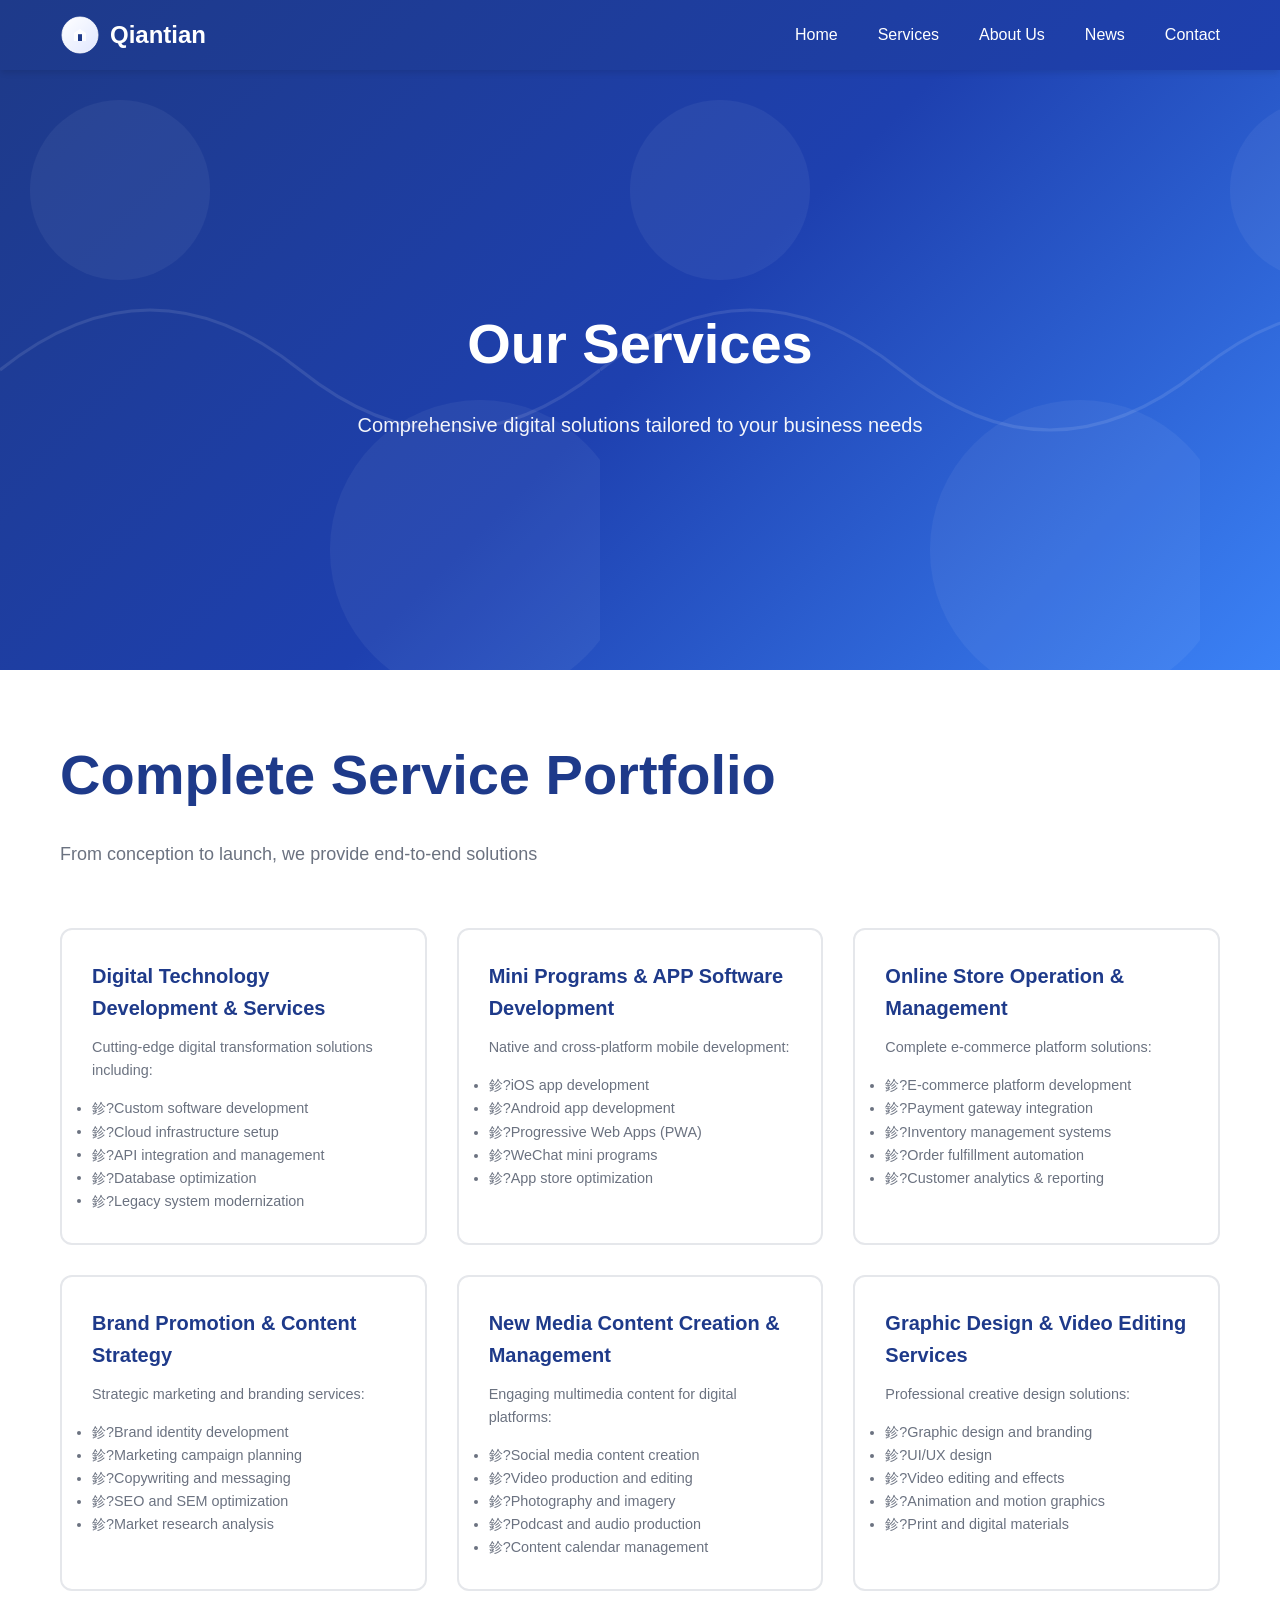
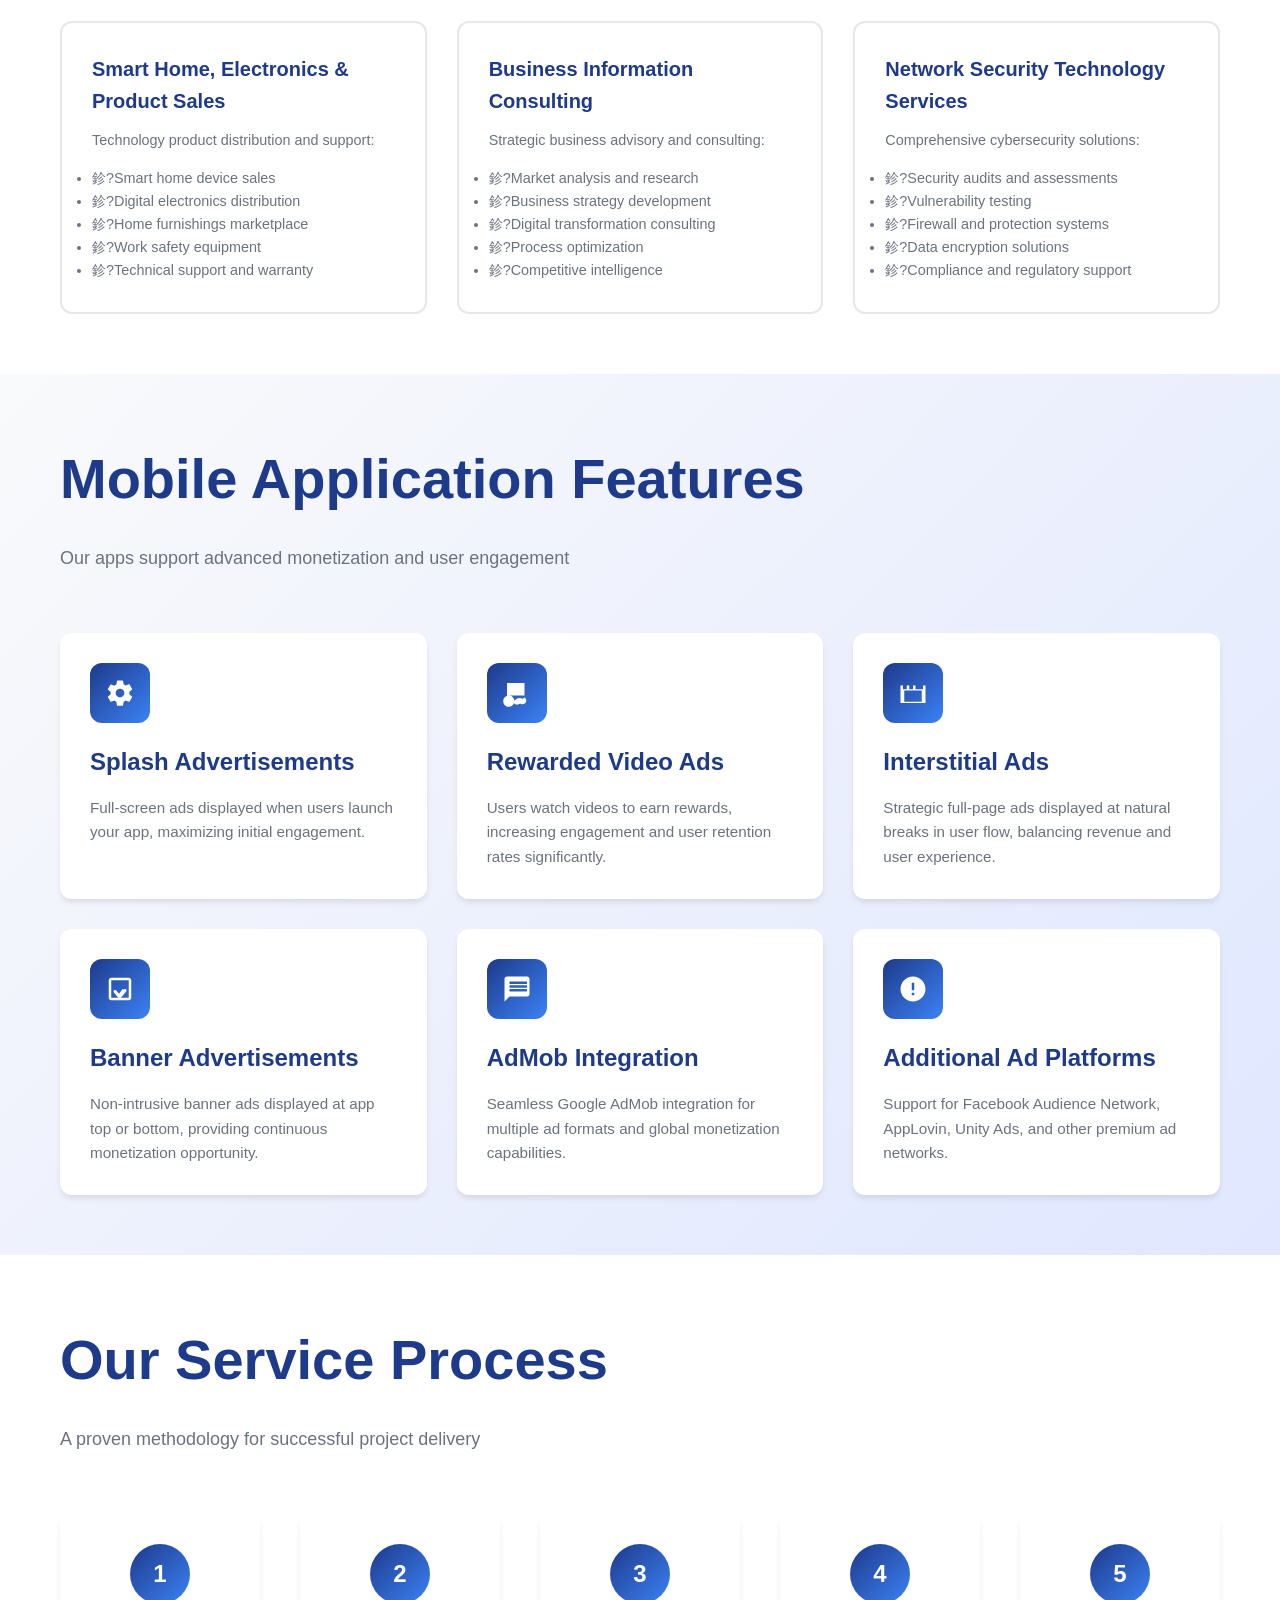
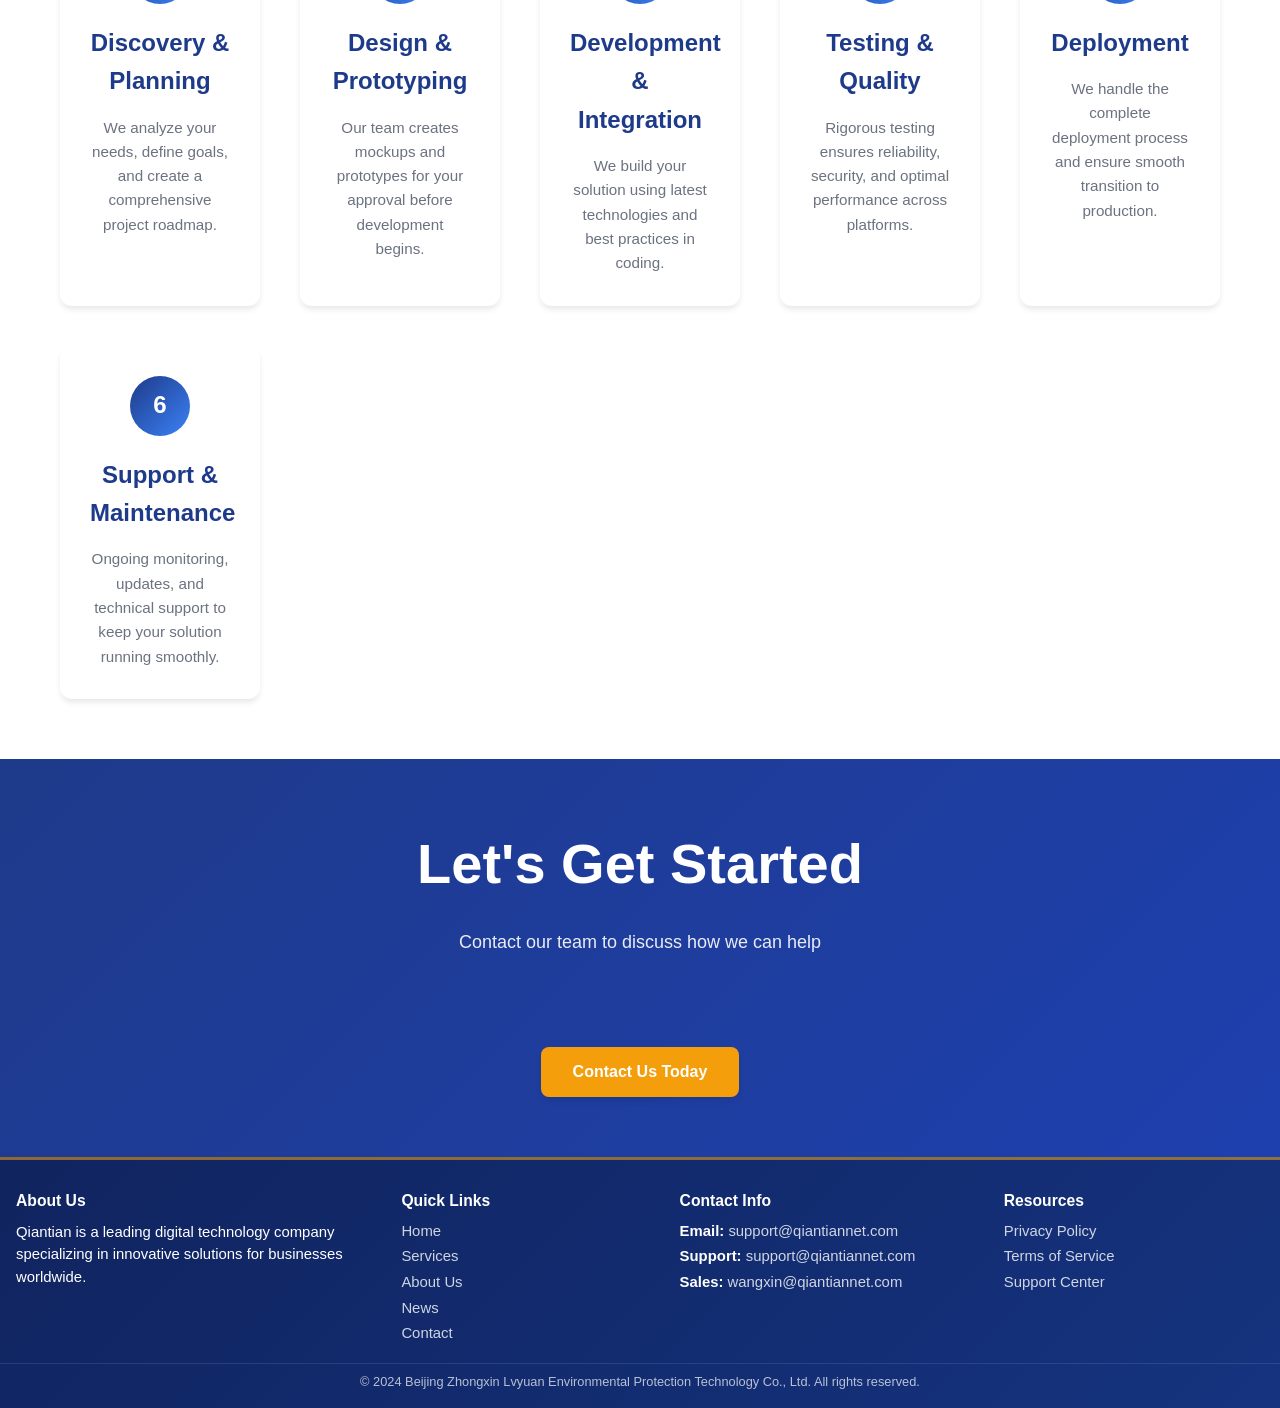
<file: services.html>
﻿<!DOCTYPE html>
<html lang="en">
<head>
    <meta charset="UTF-8">
    <meta name="viewport" content="width=device-width, initial-scale=1.0">
    <meta name="description" content="Qiantian Services - Digital Technology Development, Mobile Apps, E-commerce Solutions, Content Creation, and more">
    <meta name="keywords" content="digital technology, app development, e-commerce, content creation, design services, network security">
    <meta name="robots" content="index, follow">
    
    <title>Our Services - Qiantian Network Technology</title>
    <link rel="canonical" href="https://qiantiannet.com/services.html">
    <link rel="stylesheet" href="css/style.css">
</head>
<body>
    <!-- Navigation Header -->
    <header>
        <div class="header-content">
            <a href="index.html" class="logo">
                <svg viewBox="0 0 100 100" xmlns="http://www.w3.org/2000/svg">
                    <defs>
                        <linearGradient id="logoGrad" x1="0%" y1="0%" x2="100%" y2="100%">
                            <stop offset="0%" style="stop-color:#fff;stop-opacity:1" />
                            <stop offset="100%" style="stop-color:#e0e7ff;stop-opacity:1" />
                        </linearGradient>
                    </defs>
                    <circle cx="50" cy="50" r="45" fill="url(#logoGrad)" stroke="white" stroke-width="2"/>
                    <path d="M 35 45 L 50 35 L 65 45 L 65 65 L 35 65 Z" fill="white" opacity="0.8"/>
                    <rect x="45" y="48" width="10" height="17" fill="#1e3a8a"/>
                </svg>
                Qiantian
            </a>
            
            <button class="mobile-menu-btn" aria-label="Open mobile menu">&#9776;</button>
            
            <nav>
                <ul>
                    <li><a href="index.html">Home</a></li>
                    <li><a href="services.html">Services</a></li>
                    <li><a href="culture.html">About Us</a></li>
                    <li><a href="news.html">News</a></li>
                    <li><a href="contact.html">Contact</a></li>
                </ul>
            </nav>
        </div>
    </header>

    <!-- Hero Section -->
    <section class="hero" style="padding: 100px 0;">
        <div class="container">
            <div style="text-align: center; animation: slideInUp 0.8s ease-out;">
                <h1 style="font-size: 3.5rem; margin-bottom: 20px;">Our Services</h1>
                <p style="font-size: 1.25rem; opacity: 0.95; max-width: 700px; margin: 0 auto;">Comprehensive digital solutions tailored to your business needs</p>
            </div>
        </div>
    </section>

    <!-- Services Grid -->
    <section class="section" data-section="services">
        <div class="container">
            <h2 class="section-title">Complete Service Portfolio</h2>
            <p class="section-subtitle">From conception to launch, we provide end-to-end solutions</p>
            
            <div style="display: grid; grid-template-columns: repeat(auto-fit, minmax(300px, 1fr)); gap: 30px; margin-top: 60px;">
                <!-- Digital Technology Development -->
                <div class="service-item" data-animation="slideInUp 0.6s ease-out">
                    <h4>Digital Technology Development & Services</h4>
                    <p>Cutting-edge digital transformation solutions including:</p>
                    <ul style="margin-top: 15px; color: #6b7280; font-size: 0.9rem;">
                        <li>鉁?Custom software development</li>
                        <li>鉁?Cloud infrastructure setup</li>
                        <li>鉁?API integration and management</li>
                        <li>鉁?Database optimization</li>
                        <li>鉁?Legacy system modernization</li>
                    </ul>
                </div>

                <!-- Mini Programs & App Development -->
                <div class="service-item" data-animation="slideInUp 0.6s ease-out 0.1s">
                    <h4>Mini Programs & APP Software Development</h4>
                    <p>Native and cross-platform mobile development:</p>
                    <ul style="margin-top: 15px; color: #6b7280; font-size: 0.9rem;">
                        <li>鉁?iOS app development</li>
                        <li>鉁?Android app development</li>
                        <li>鉁?Progressive Web Apps (PWA)</li>
                        <li>鉁?WeChat mini programs</li>
                        <li>鉁?App store optimization</li>
                    </ul>
                </div>

                <!-- E-commerce Management -->
                <div class="service-item" data-animation="slideInUp 0.6s ease-out 0.2s">
                    <h4>Online Store Operation & Management</h4>
                    <p>Complete e-commerce platform solutions:</p>
                    <ul style="margin-top: 15px; color: #6b7280; font-size: 0.9rem;">
                        <li>鉁?E-commerce platform development</li>
                        <li>鉁?Payment gateway integration</li>
                        <li>鉁?Inventory management systems</li>
                        <li>鉁?Order fulfillment automation</li>
                        <li>鉁?Customer analytics & reporting</li>
                    </ul>
                </div>

                <!-- Brand & Marketing -->
                <div class="service-item" data-animation="slideInUp 0.6s ease-out 0.3s">
                    <h4>Brand Promotion & Content Strategy</h4>
                    <p>Strategic marketing and branding services:</p>
                    <ul style="margin-top: 15px; color: #6b7280; font-size: 0.9rem;">
                        <li>鉁?Brand identity development</li>
                        <li>鉁?Marketing campaign planning</li>
                        <li>鉁?Copywriting and messaging</li>
                        <li>鉁?SEO and SEM optimization</li>
                        <li>鉁?Market research analysis</li>
                    </ul>
                </div>

                <!-- New Media Content -->
                <div class="service-item" data-animation="slideInUp 0.6s ease-out 0.4s">
                    <h4>New Media Content Creation & Management</h4>
                    <p>Engaging multimedia content for digital platforms:</p>
                    <ul style="margin-top: 15px; color: #6b7280; font-size: 0.9rem;">
                        <li>鉁?Social media content creation</li>
                        <li>鉁?Video production and editing</li>
                        <li>鉁?Photography and imagery</li>
                        <li>鉁?Podcast and audio production</li>
                        <li>鉁?Content calendar management</li>
                    </ul>
                </div>

                <!-- Design & Video -->
                <div class="service-item" data-animation="slideInUp 0.6s ease-out 0.5s">
                    <h4>Graphic Design & Video Editing Services</h4>
                    <p>Professional creative design solutions:</p>
                    <ul style="margin-top: 15px; color: #6b7280; font-size: 0.9rem;">
                        <li>鉁?Graphic design and branding</li>
                        <li>鉁?UI/UX design</li>
                        <li>鉁?Video editing and effects</li>
                        <li>鉁?Animation and motion graphics</li>
                        <li>鉁?Print and digital materials</li>
                    </ul>
                </div>

                <!-- Smart Home & Products -->
                <div class="service-item" data-animation="slideInUp 0.6s ease-out 0.6s">
                    <h4>Smart Home, Electronics & Product Sales</h4>
                    <p>Technology product distribution and support:</p>
                    <ul style="margin-top: 15px; color: #6b7280; font-size: 0.9rem;">
                        <li>鉁?Smart home device sales</li>
                        <li>鉁?Digital electronics distribution</li>
                        <li>鉁?Home furnishings marketplace</li>
                        <li>鉁?Work safety equipment</li>
                        <li>鉁?Technical support and warranty</li>
                    </ul>
                </div>

                <!-- Business Consulting -->
                <div class="service-item" data-animation="slideInUp 0.6s ease-out 0.7s">
                    <h4>Business Information Consulting</h4>
                    <p>Strategic business advisory and consulting:</p>
                    <ul style="margin-top: 15px; color: #6b7280; font-size: 0.9rem;">
                        <li>鉁?Market analysis and research</li>
                        <li>鉁?Business strategy development</li>
                        <li>鉁?Digital transformation consulting</li>
                        <li>鉁?Process optimization</li>
                        <li>鉁?Competitive intelligence</li>
                    </ul>
                </div>

                <!-- Network Security -->
                <div class="service-item" data-animation="slideInUp 0.6s ease-out 0.8s">
                    <h4>Network Security Technology Services</h4>
                    <p>Comprehensive cybersecurity solutions:</p>
                    <ul style="margin-top: 15px; color: #6b7280; font-size: 0.9rem;">
                        <li>鉁?Security audits and assessments</li>
                        <li>鉁?Vulnerability testing</li>
                        <li>鉁?Firewall and protection systems</li>
                        <li>鉁?Data encryption solutions</li>
                        <li>鉁?Compliance and regulatory support</li>
                    </ul>
                </div>
            </div>
        </div>
    </section>

    <!-- Mobile App Services -->
    <section class="section" style="background: linear-gradient(135deg, #f9fafb 0%, #e0e7ff 100%);">
        <div class="container">
            <h2 class="section-title">Mobile Application Features</h2>
            <p class="section-subtitle">Our apps support advanced monetization and user engagement</p>
            
            <div style="display: grid; grid-template-columns: repeat(auto-fit, minmax(280px, 1fr)); gap: 30px; margin-top: 60px;">
                <div class="feature-card" data-animation="slideInUp 0.6s ease-out">
                    <div class="feature-icon">
                        <svg viewBox="0 0 24 24" xmlns="http://www.w3.org/2000/svg">
                            <path d="M19.43 12.98c.04-.32.07-.64.07-.98s-.03-.66-.07-.98l2.11-1.65c.19-.15.24-.42.12-.64l-2-3.46c-.12-.22-.39-.3-.61-.22l-2.49 1c-.52-.4-1.08-.73-1.69-.98l-.38-2.65C14.46 2.18 14.25 2 14 2h-4c-.25 0-.46.18-.49.52l-.38 2.65c-.61.25-1.17.59-1.69.98l-2.49-1c-.23-.09-.49 0-.61.22l-2 3.46c-.13.22-.07.49.12.64l2.11 1.65c-.04.32-.07.65-.07.98s.03.66.07.98l-2.11 1.65c-.19.15-.24.42-.12.64l2 3.46c.12.22.39.3.61.22l2.49-1c.52.4 1.08.73 1.69.98l.38 2.65c.03.34.24.52.49.52h4c.25 0 .46-.18.49-.52l.38-2.65c.61-.25 1.17-.59 1.69-.98l2.49 1c.23.09.49 0 .61-.22l2-3.46c.12-.22.07-.49-.12-.64l-2.11-1.65zM12 15.5c-1.93 0-3.5-1.57-3.5-3.5s1.57-3.5 3.5-3.5 3.5 1.57 3.5 3.5-1.57 3.5-3.5 3.5z"/>
                        </svg>
                    </div>
                    <h3>Splash Advertisements</h3>
                    <p>Full-screen ads displayed when users launch your app, maximizing initial engagement.</p>
                </div>

                <div class="feature-card" data-animation="slideInUp 0.6s ease-out 0.1s">
                    <div class="feature-icon">
                        <svg viewBox="0 0 24 24" xmlns="http://www.w3.org/2000/svg">
                            <path d="M18 16.08c-.76 0-1.44.3-1.96.77C15.64 16.16 14.97 16 14 16c-1.66 0-3.14.89-3.97 2.22h-.08c0-.86-.34-1.65-.89-2.22C8.88 15.13 7.34 14 5.5 14c-2.49 0-4.5 2.01-4.5 4.5s2.01 4.5 4.5 4.5c1.84 0 3.38-1.13 4.06-2.78.58.63 1.42 1.03 2.34 1.03.99 0 1.85-.36 2.52-.95.52.47 1.2.78 1.98.78 1.66 0 3-1.34 3-3 0-1.31-.84-2.41-2-2.92zm0-2H4V4h14v10z"/>
                        </svg>
                    </div>
                    <h3>Rewarded Video Ads</h3>
                    <p>Users watch videos to earn rewards, increasing engagement and user retention rates significantly.</p>
                </div>

                <div class="feature-card" data-animation="slideInUp 0.6s ease-out 0.2s">
                    <div class="feature-icon">
                        <svg viewBox="0 0 24 24" xmlns="http://www.w3.org/2000/svg">
                            <path d="M19 6h-2v3h-3V6h-2v3H9V6H7v3H4V6H2v14h20V6h-2v3h-3V6zm0 13H5V10h14v9z"/>
                        </svg>
                    </div>
                    <h3>Interstitial Ads</h3>
                    <p>Strategic full-page ads displayed at natural breaks in user flow, balancing revenue and user experience.</p>
                </div>

                <div class="feature-card" data-animation="slideInUp 0.6s ease-out 0.3s">
                    <div class="feature-icon">
                        <svg viewBox="0 0 24 24" xmlns="http://www.w3.org/2000/svg">
                            <path d="M19 3H5c-1.1 0-2 .9-2 2v14c0 1.1.9 2 2 2h14c1.1 0 2-.9 2-2V5c0-1.1-.9-2-2-2zm0 16H5V5h14v14zm-5.04-6.71l-2.75 3.54-2.16-2.66c-.44-.53-1.25-.58-1.78-.15-.53.43-.59 1.24-.15 1.77l3 3.69c.39.48.96.75 1.54.75s1.15-.27 1.54-.75l3.69-4.51c.44-.53.39-1.34-.15-1.77s-1.34-.38-1.77.15z"/>
                        </svg>
                    </div>
                    <h3>Banner Advertisements</h3>
                    <p>Non-intrusive banner ads displayed at app top or bottom, providing continuous monetization opportunity.</p>
                </div>

                <div class="feature-card" data-animation="slideInUp 0.6s ease-out 0.4s">
                    <div class="feature-icon">
                        <svg viewBox="0 0 24 24" xmlns="http://www.w3.org/2000/svg">
                            <path d="M20 2H4c-1.1 0-1.99.9-1.99 2L2 22l4-4h14c1.1 0 2-.9 2-2V4c0-1.1-.9-2-2-2zm0 12H6v-2h14v2zm0-3H6V9h14v2zm0-3H6V6h14v2z"/>
                        </svg>
                    </div>
                    <h3>AdMob Integration</h3>
                    <p>Seamless Google AdMob integration for multiple ad formats and global monetization capabilities.</p>
                </div>

                <div class="feature-card" data-animation="slideInUp 0.6s ease-out 0.5s">
                    <div class="feature-icon">
                        <svg viewBox="0 0 24 24" xmlns="http://www.w3.org/2000/svg">
                            <path d="M12 2C6.48 2 2 6.48 2 12s4.48 10 10 10 10-4.48 10-10S17.52 2 12 2zm1 15h-2v-2h2v2zm0-4h-2V7h2v6z"/>
                        </svg>
                    </div>
                    <h3>Additional Ad Platforms</h3>
                    <p>Support for Facebook Audience Network, AppLovin, Unity Ads, and other premium ad networks.</p>
                </div>
            </div>
        </div>
    </section>

    <!-- Service Process -->
    <section class="section" data-section="process">
        <div class="container">
            <h2 class="section-title">Our Service Process</h2>
            <p class="section-subtitle">A proven methodology for successful project delivery</p>
            
            <div style="display: grid; grid-template-columns: repeat(auto-fit, minmax(200px, 1fr)); gap: 40px; margin-top: 60px; position: relative;">
                <div class="feature-card" data-animation="slideInUp 0.6s ease-out" style="text-align: center;">
                    <div style="width: 60px; height: 60px; background: linear-gradient(135deg, #1e3a8a, #3b82f6); border-radius: 50%; display: flex; align-items: center; justify-content: center; color: white; font-size: 1.5rem; font-weight: 700; margin: 0 auto 20px;">1</div>
                    <h3>Discovery & Planning</h3>
                    <p>We analyze your needs, define goals, and create a comprehensive project roadmap.</p>
                </div>

                <div class="feature-card" data-animation="slideInUp 0.6s ease-out 0.1s" style="text-align: center;">
                    <div style="width: 60px; height: 60px; background: linear-gradient(135deg, #1e3a8a, #3b82f6); border-radius: 50%; display: flex; align-items: center; justify-content: center; color: white; font-size: 1.5rem; font-weight: 700; margin: 0 auto 20px;">2</div>
                    <h3>Design & Prototyping</h3>
                    <p>Our team creates mockups and prototypes for your approval before development begins.</p>
                </div>

                <div class="feature-card" data-animation="slideInUp 0.6s ease-out 0.2s" style="text-align: center;">
                    <div style="width: 60px; height: 60px; background: linear-gradient(135deg, #1e3a8a, #3b82f6); border-radius: 50%; display: flex; align-items: center; justify-content: center; color: white; font-size: 1.5rem; font-weight: 700; margin: 0 auto 20px;">3</div>
                    <h3>Development & Integration</h3>
                    <p>We build your solution using latest technologies and best practices in coding.</p>
                </div>

                <div class="feature-card" data-animation="slideInUp 0.6s ease-out 0.3s" style="text-align: center;">
                    <div style="width: 60px; height: 60px; background: linear-gradient(135deg, #1e3a8a, #3b82f6); border-radius: 50%; display: flex; align-items: center; justify-content: center; color: white; font-size: 1.5rem; font-weight: 700; margin: 0 auto 20px;">4</div>
                    <h3>Testing & Quality</h3>
                    <p>Rigorous testing ensures reliability, security, and optimal performance across platforms.</p>
                </div>

                <div class="feature-card" data-animation="slideInUp 0.6s ease-out 0.4s" style="text-align: center;">
                    <div style="width: 60px; height: 60px; background: linear-gradient(135deg, #1e3a8a, #3b82f6); border-radius: 50%; display: flex; align-items: center; justify-content: center; color: white; font-size: 1.5rem; font-weight: 700; margin: 0 auto 20px;">5</div>
                    <h3>Deployment</h3>
                    <p>We handle the complete deployment process and ensure smooth transition to production.</p>
                </div>

                <div class="feature-card" data-animation="slideInUp 0.6s ease-out 0.5s" style="text-align: center;">
                    <div style="width: 60px; height: 60px; background: linear-gradient(135deg, #1e3a8a, #3b82f6); border-radius: 50%; display: flex; align-items: center; justify-content: center; color: white; font-size: 1.5rem; font-weight: 700; margin: 0 auto 20px;">6</div>
                    <h3>Support & Maintenance</h3>
                    <p>Ongoing monitoring, updates, and technical support to keep your solution running smoothly.</p>
                </div>
            </div>
        </div>
    </section>

    <!-- CTA Section -->
    <section class="section" style="background: linear-gradient(135deg, #1e3a8a 0%, #1e40af 100%); color: white;">
        <div class="container" style="text-align: center;">
            <h2 class="section-title" style="color: white;">Let's Get Started</h2>
            <p class="section-subtitle" style="color: rgba(255, 255, 255, 0.9);">Contact our team to discuss how we can help</p>
            <a href="contact.html" class="btn btn-accent" style="margin-top: 30px;">Contact Us Today</a>
        </div>
    </section>

    <!-- Footer -->
    <footer>
        <div class="footer-content">
            <div class="footer-section">
                <h4>About Us</h4>
                <p>Qiantian is a leading digital technology company specializing in innovative solutions for businesses worldwide.</p>
            </div>
            
            <div class="footer-section">
                <h4>Quick Links</h4>
                <ul>
                    <li><a href="index.html">Home</a></li>
                    <li><a href="services.html">Services</a></li>
                    <li><a href="culture.html">About Us</a></li>
                    <li><a href="news.html">News</a></li>
                    <li><a href="contact.html">Contact</a></li>
                </ul>
            </div>
            
            <div class="footer-section">
                <h4>Contact Info</h4>
                <ul>
                    <li><strong>Email:</strong> <a href="mailto:support@qiantiannet.com">support@qiantiannet.com</a></li>
                    <li><strong>Support:</strong> <a href="mailto:support@qiantiannet.com">support@qiantiannet.com</a></li>
                    <li><strong>Sales:</strong> <a href="mailto:wangxin@qiantiannet.com">wangxin@qiantiannet.com</a></li>
                </ul>
            </div>
            
            <div class="footer-section">
                <h4>Resources</h4>
                <ul>
                    <li><a href="privacy-policy.html">Privacy Policy</a></li>
                    <li><a href="terms-of-service.html">Terms of Service</a></li>
                    <li><a href="contact.html">Support Center</a></li>
                </ul>
            </div>
        </div>
        
        <div class="footer-bottom">
            <p>&copy; 2024 Beijing Zhongxin Lvyuan Environmental Protection Technology Co., Ltd. All rights reserved.</p>
        </div>
    </footer>

    <script src="js/script.js"></script>
</body>
</html>
</file>
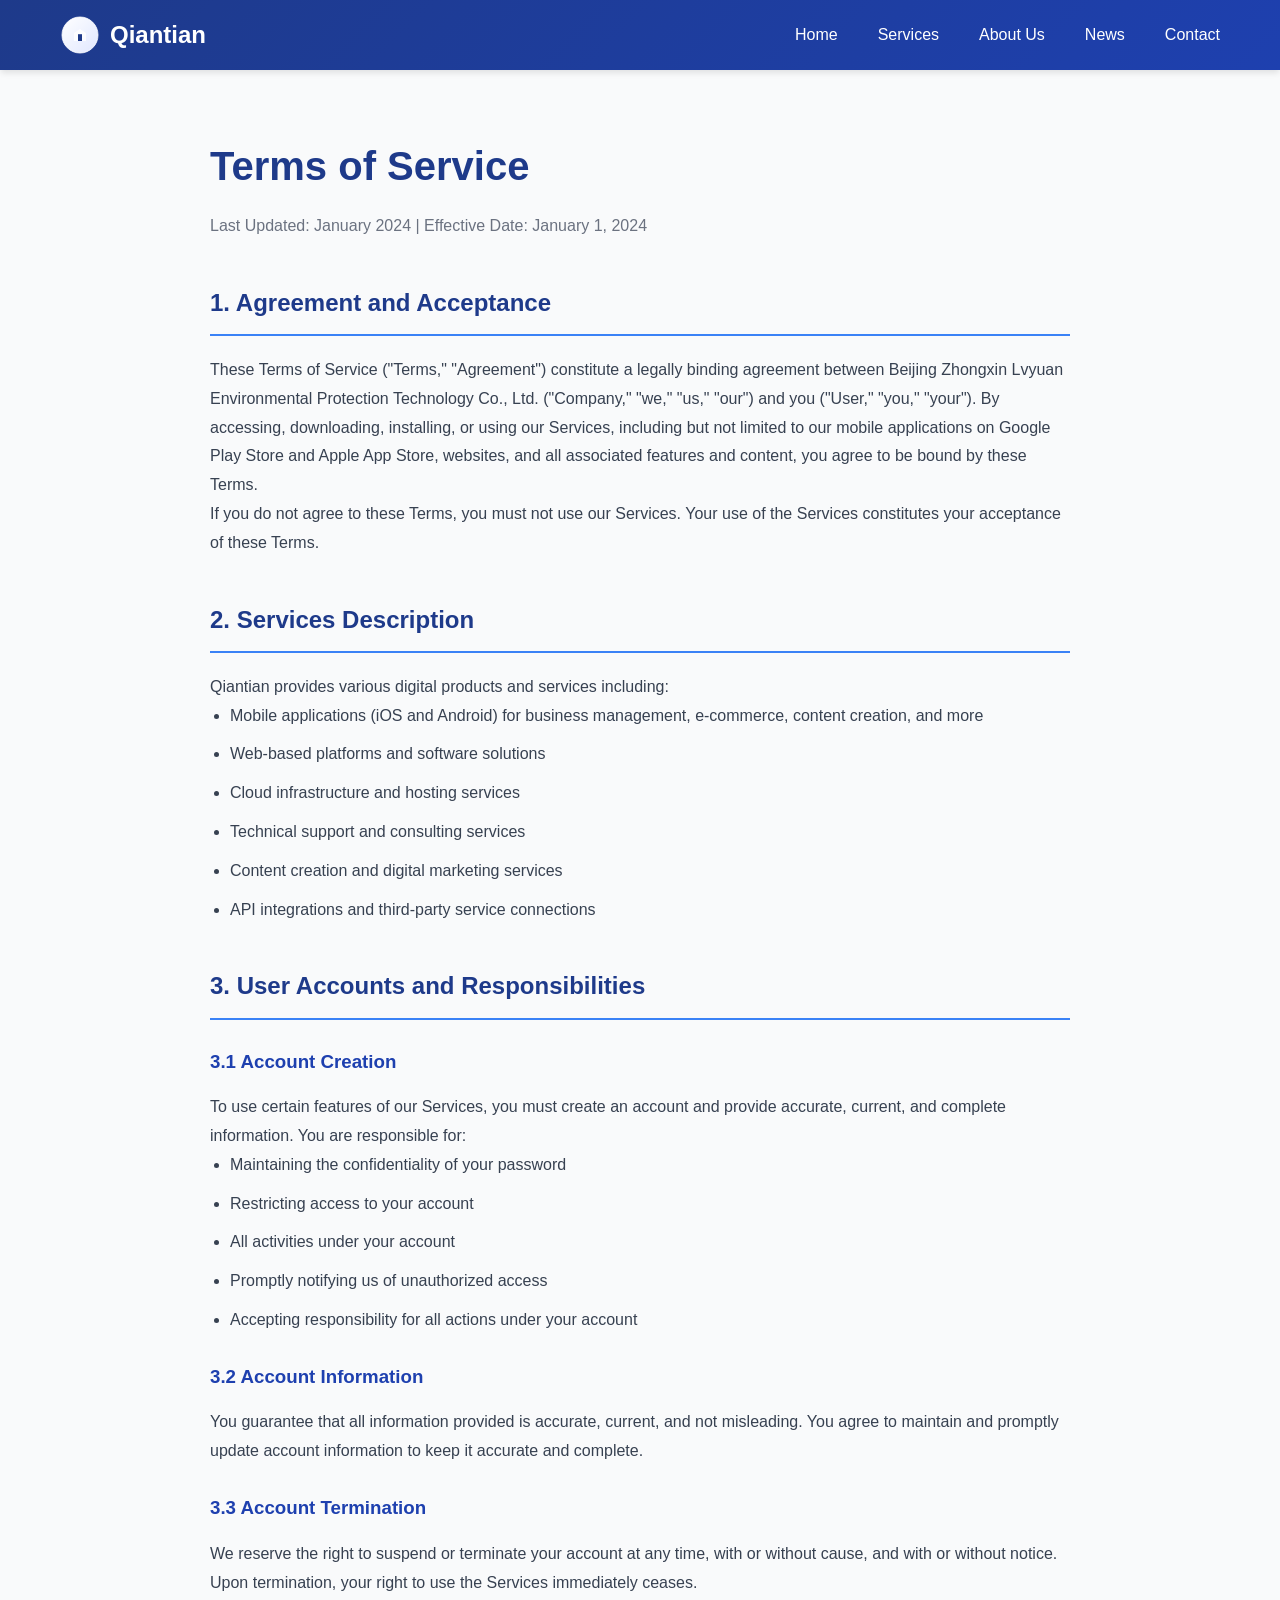
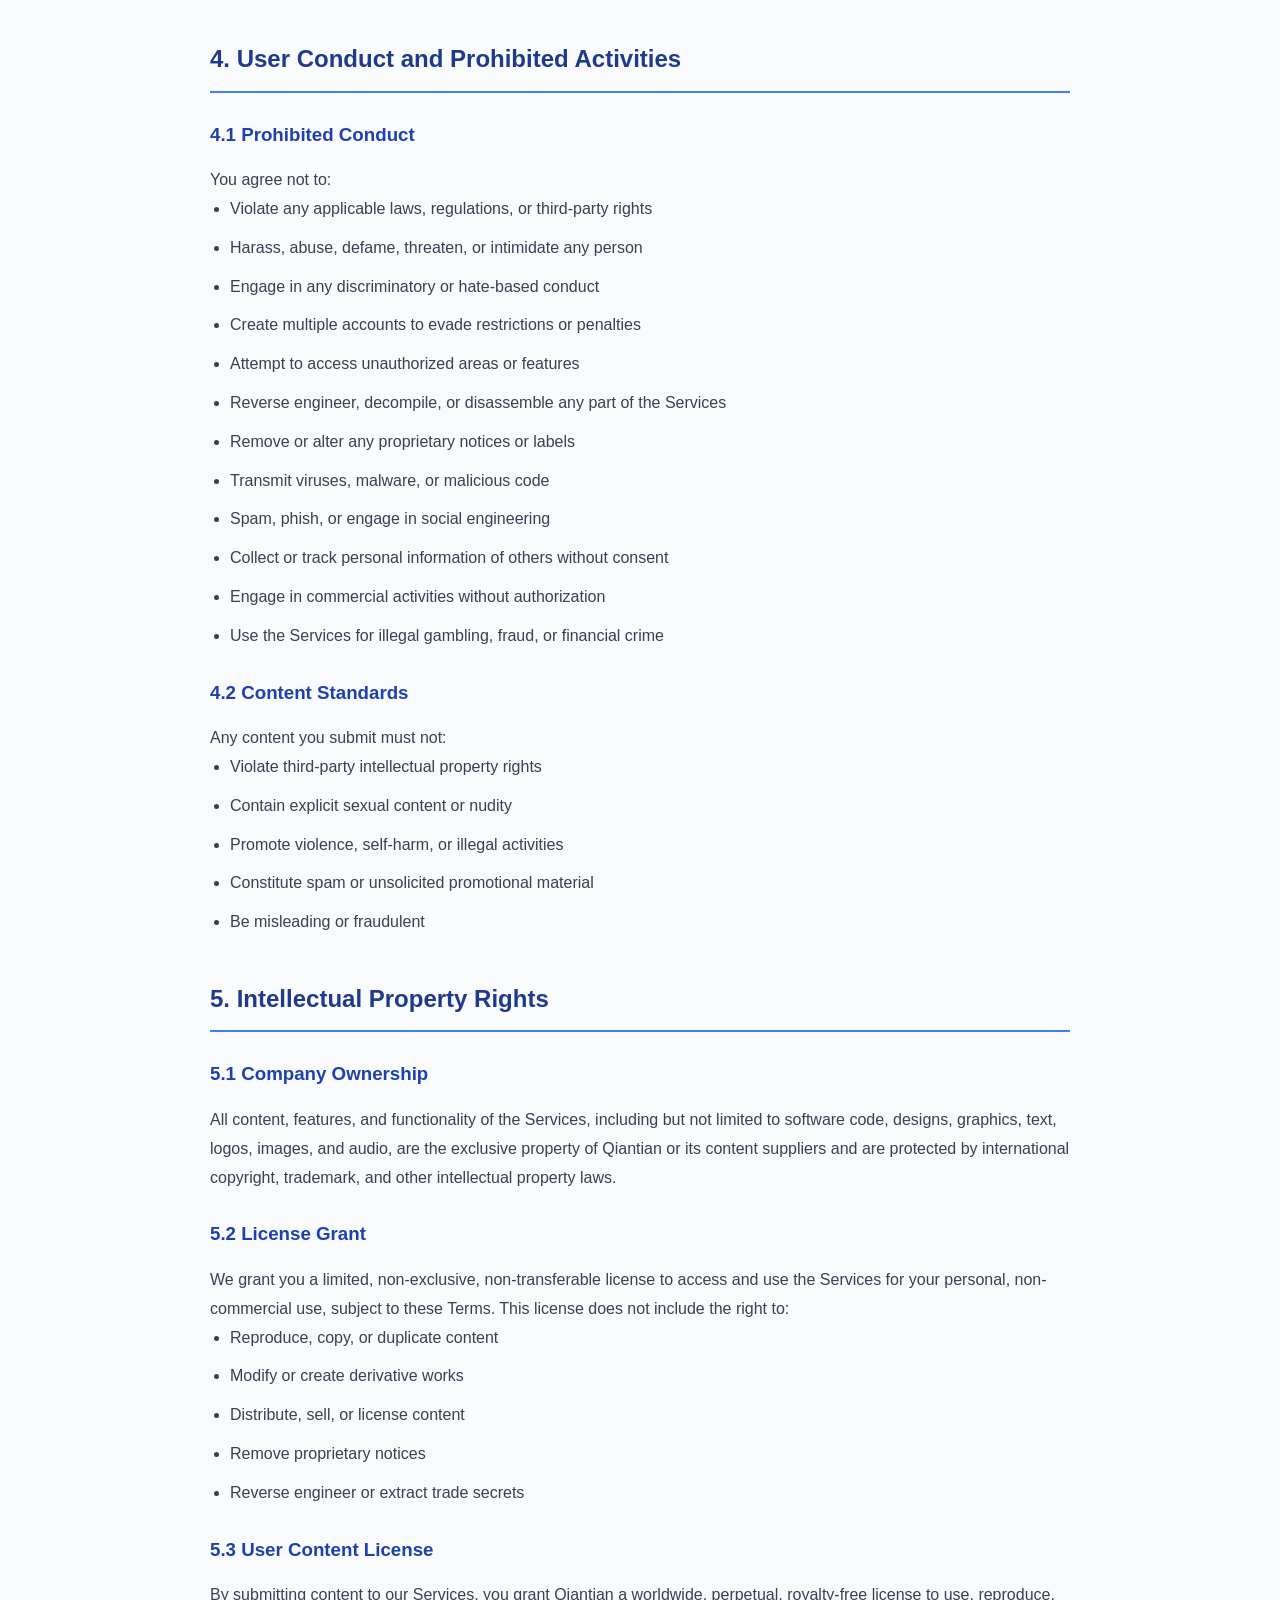
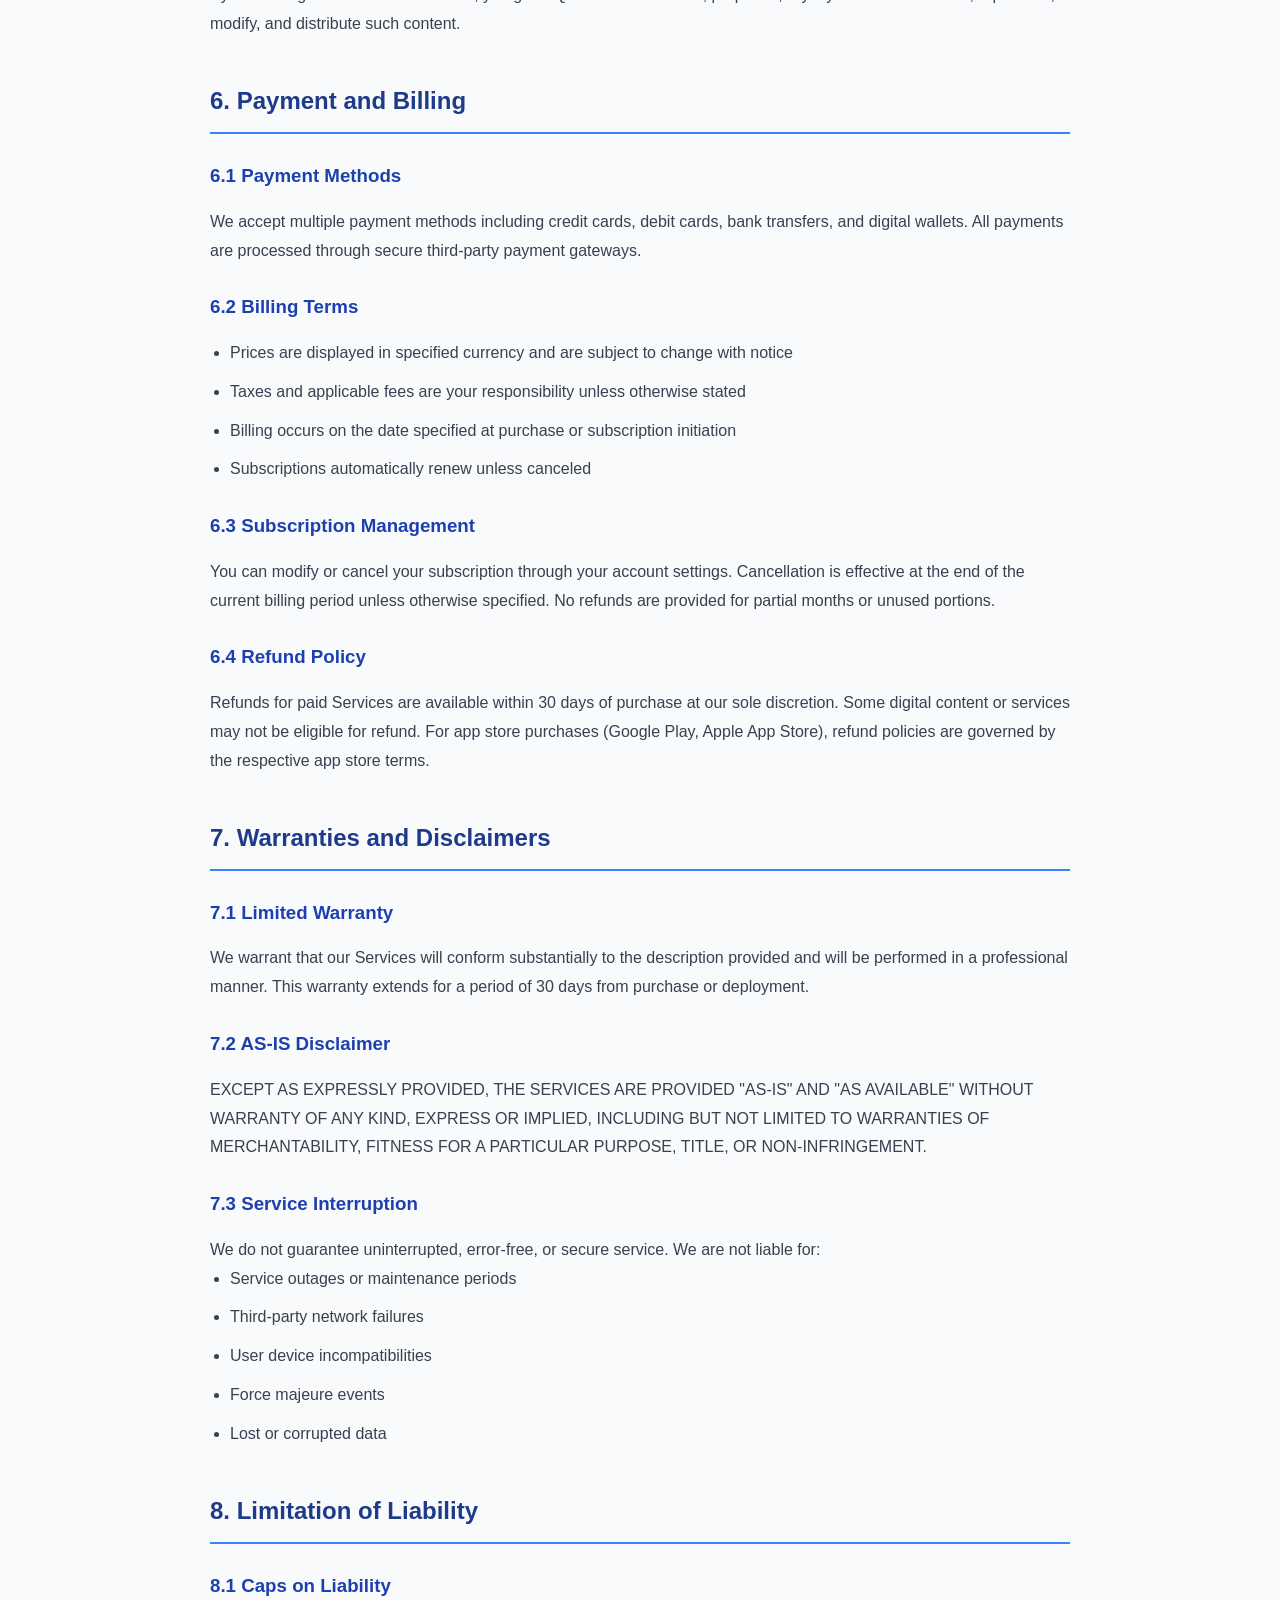
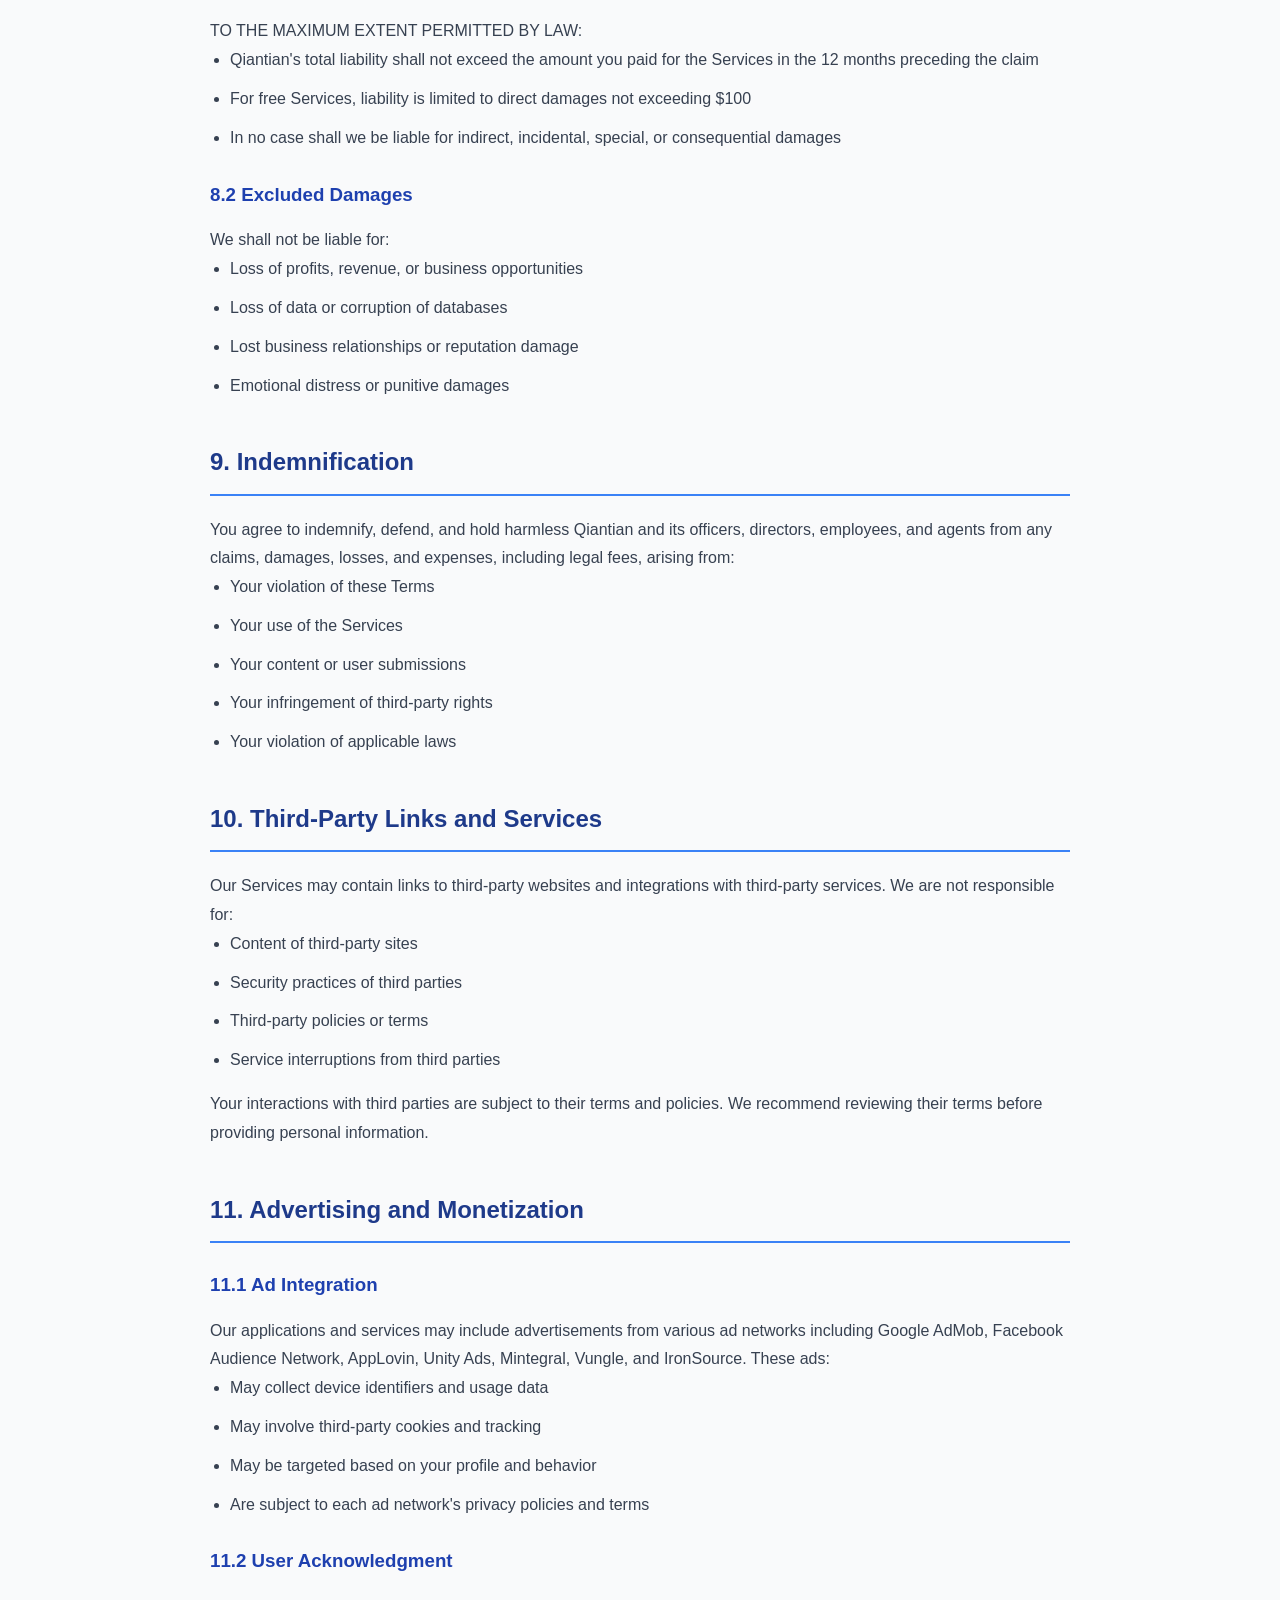
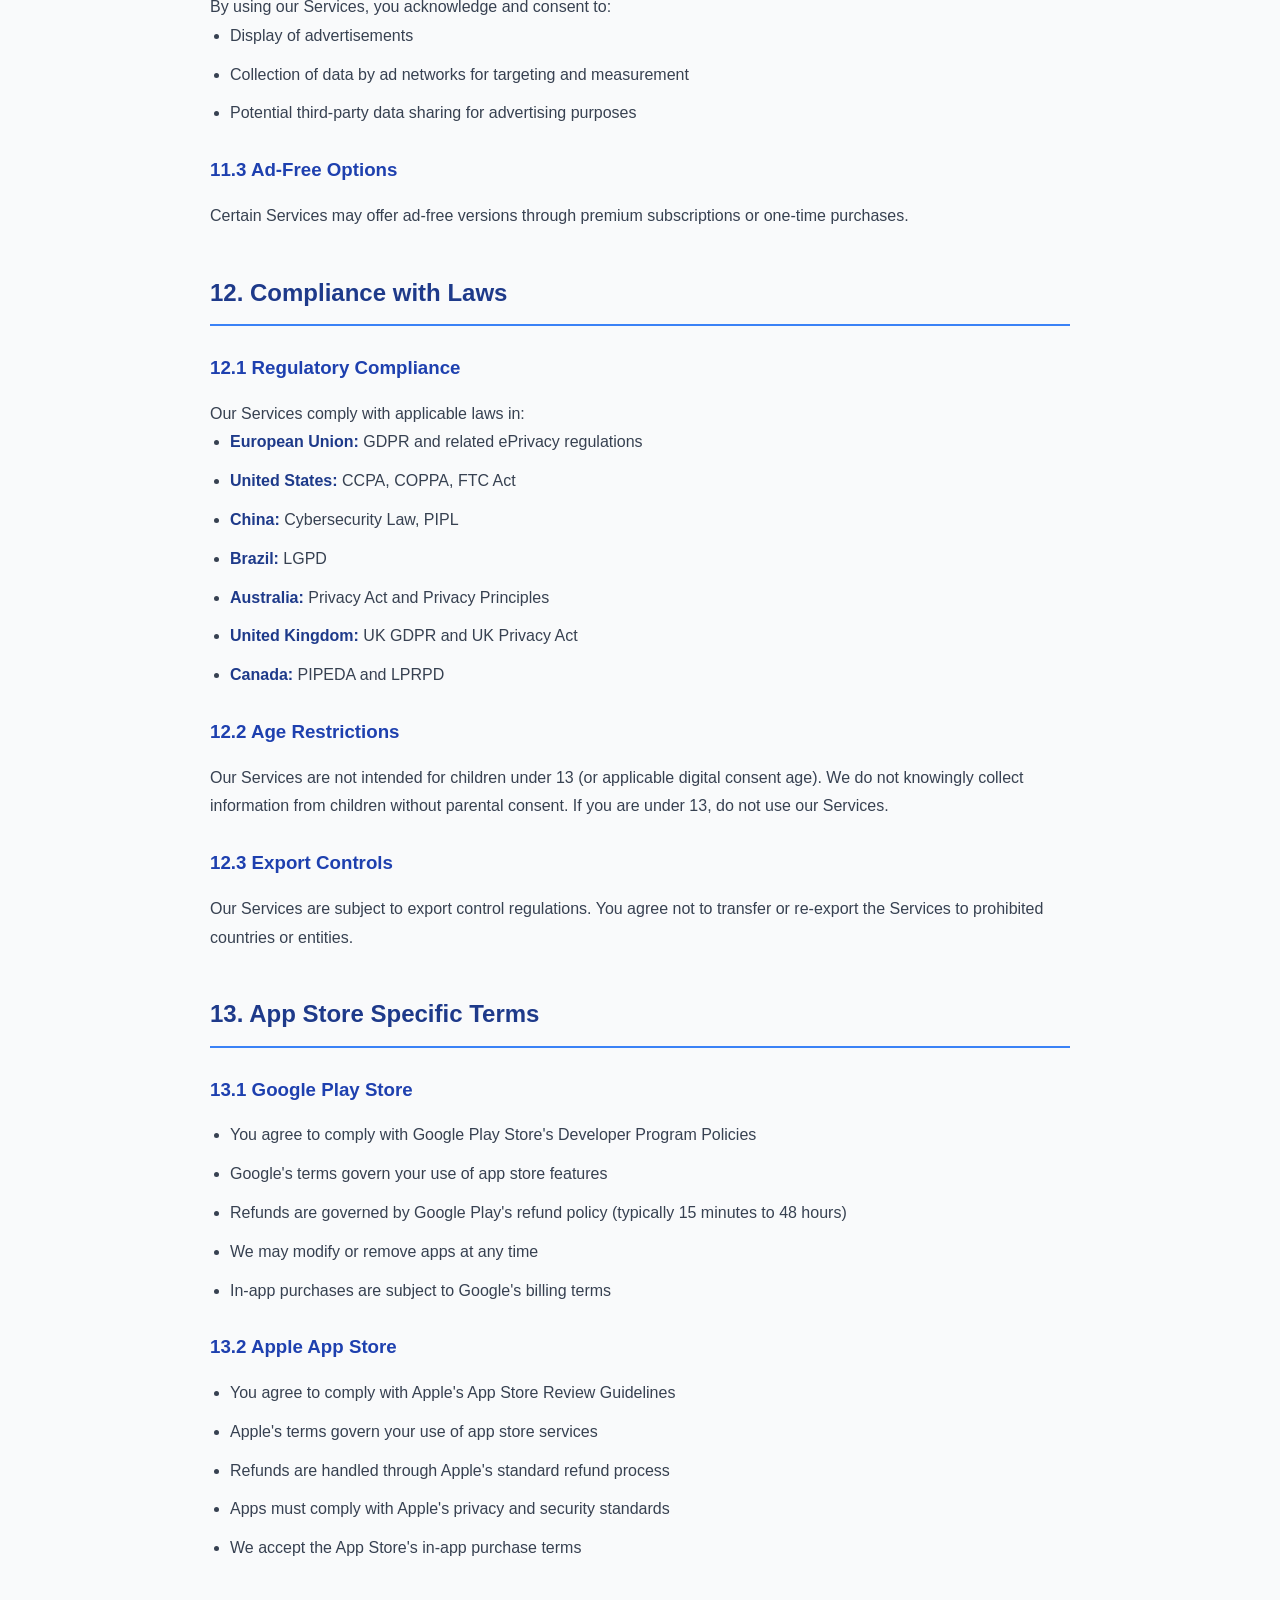
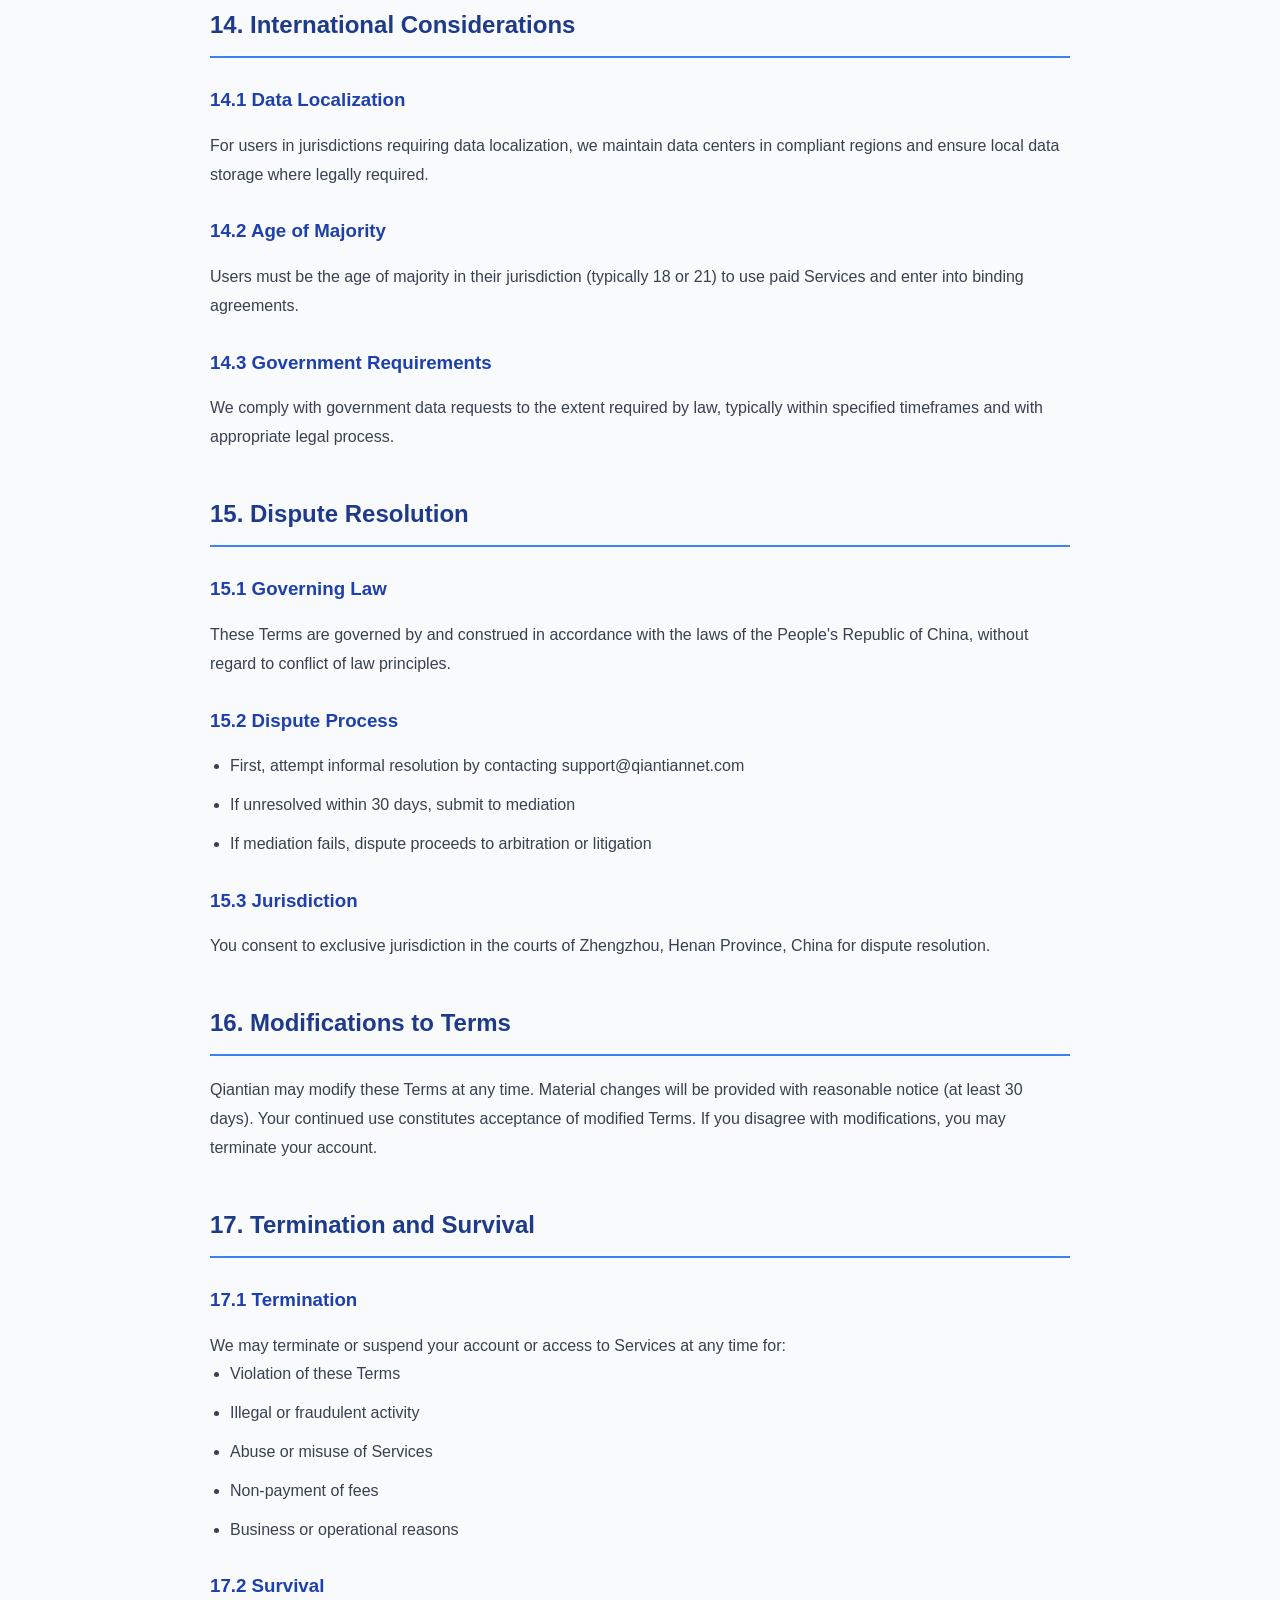
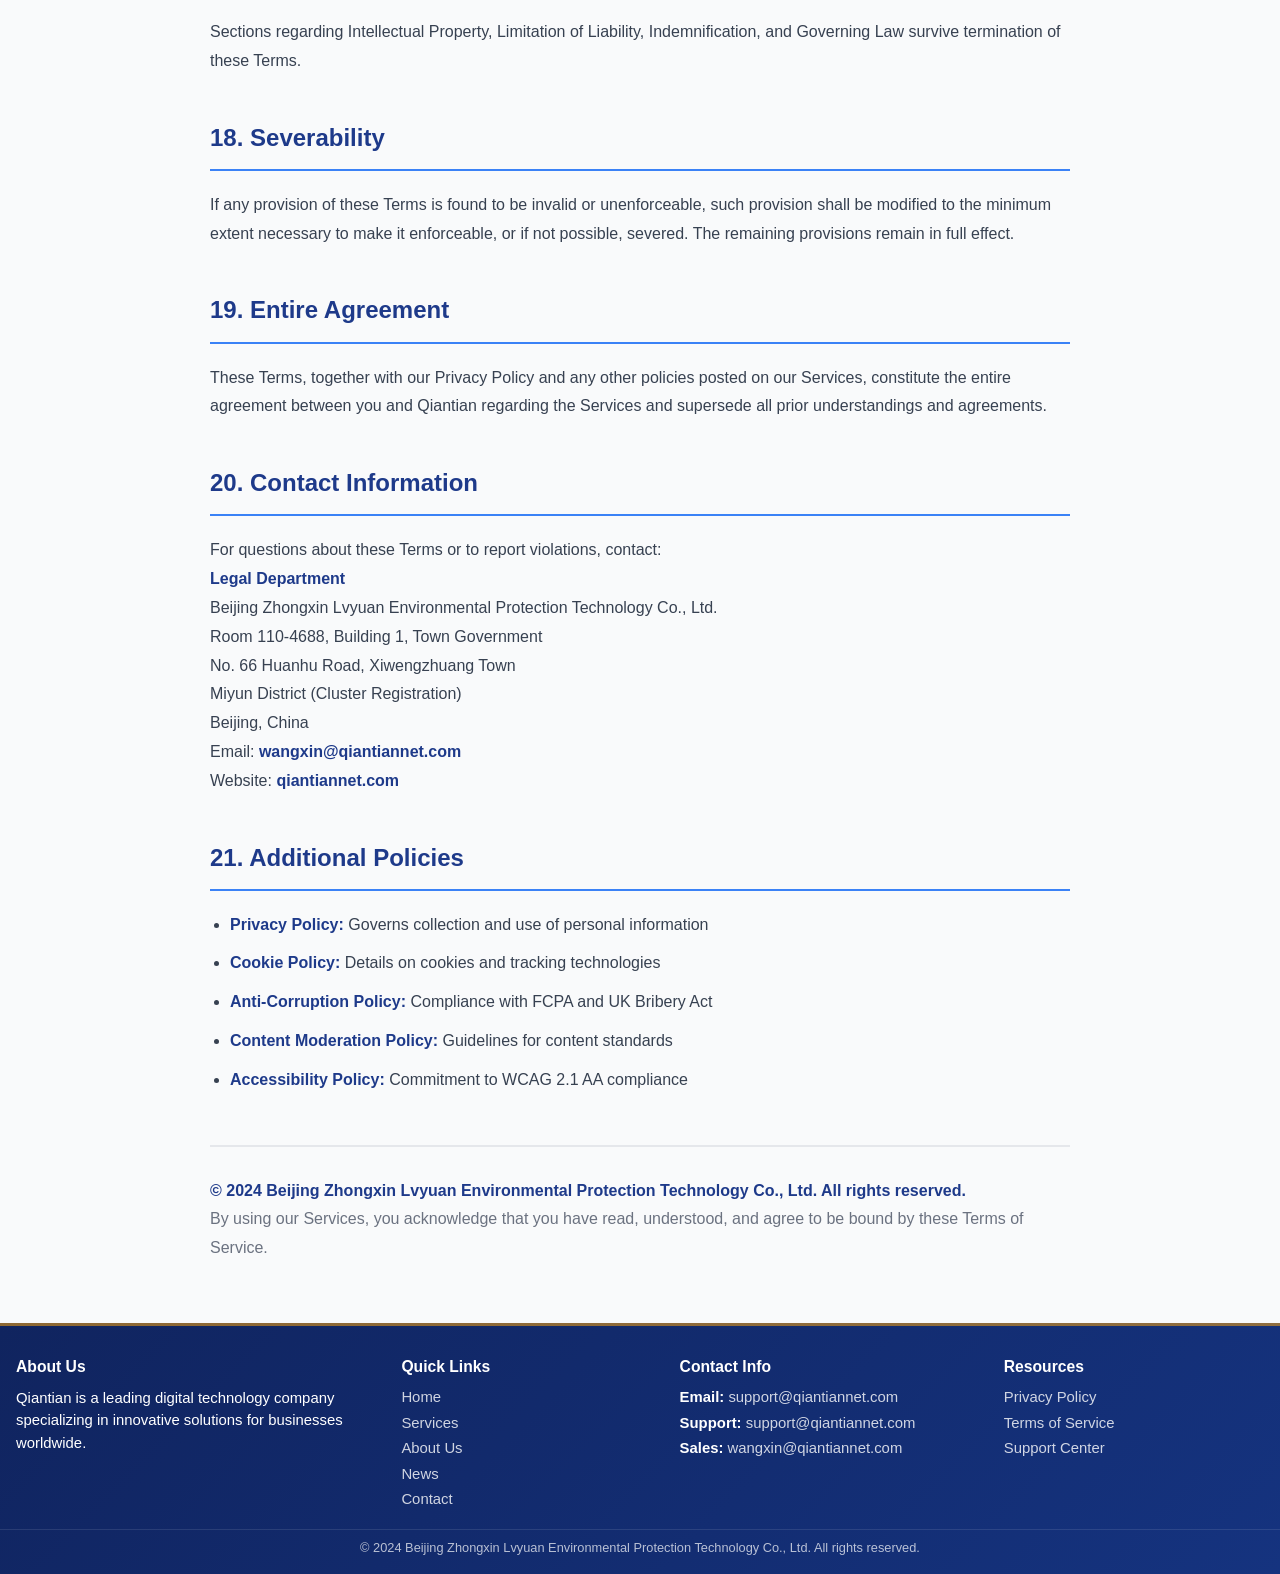
<file: terms-of-service.html>
﻿<!DOCTYPE html>
<html lang="en">
<head>
    <meta charset="UTF-8">
    <meta name="viewport" content="width=device-width, initial-scale=1.0">
    <meta name="description" content="Terms of Service - Qiantian Network Technology">
    <meta name="robots" content="index, follow">
    
    <title>Terms of Service - Qiantian Network Technology</title>
    <link rel="canonical" href="https://qiantiannet.com/terms-of-service.html">
    <link rel="stylesheet" href="css/style.css">
    <style>
        .policy-content {
            max-width: 900px;
            margin: 0 auto;
            line-height: 1.8;
            color: #374151;
        }
        .policy-content h2 {
            color: #1e3a8a;
            margin-top: 40px;
            margin-bottom: 20px;
            border-bottom: 2px solid #3b82f6;
            padding-bottom: 10px;
        }
        .policy-content h3 {
            color: #1e40af;
            margin-top: 25px;
            margin-bottom: 15px;
        }
        .policy-content ul, .policy-content ol {
            margin-left: 20px;
            margin-bottom: 15px;
        }
        .policy-content li {
            margin-bottom: 10px;
        }
        .policy-content strong {
            color: #1e3a8a;
        }
    </style>
</head>
<body>
    <!-- Navigation Header -->
    <header>
        <div class="header-content">
            <a href="index.html" class="logo">
                <svg viewBox="0 0 100 100" xmlns="http://www.w3.org/2000/svg">
                    <defs>
                        <linearGradient id="logoGrad" x1="0%" y1="0%" x2="100%" y2="100%">
                            <stop offset="0%" style="stop-color:#fff;stop-opacity:1" />
                            <stop offset="100%" style="stop-color:#e0e7ff;stop-opacity:1" />
                        </linearGradient>
                    </defs>
                    <circle cx="50" cy="50" r="45" fill="url(#logoGrad)" stroke="white" stroke-width="2"/>
                    <path d="M 35 45 L 50 35 L 65 45 L 65 65 L 35 65 Z" fill="white" opacity="0.8"/>
                    <rect x="45" y="48" width="10" height="17" fill="#1e3a8a"/>
                </svg>
                Qiantian
            </a>
            
            <button class="mobile-menu-btn" aria-label="Open mobile menu">&#9776;</button>
            
            <nav>
                <ul>
                    <li><a href="index.html">Home</a></li>
                    <li><a href="services.html">Services</a></li>
                    <li><a href="culture.html">About Us</a></li>
                    <li><a href="news.html">News</a></li>
                    <li><a href="contact.html">Contact</a></li>
                </ul>
            </nav>
        </div>
    </header>

    <!-- Policy Content -->
    <section class="section" style="background: #f9fafb;">
        <div class="container policy-content">
            <h1 style="color: #1e3a8a; margin-bottom: 10px; font-size: 2.5rem;">Terms of Service</h1>
            <p style="color: #6b7280; margin-bottom: 30px; font-size: 1rem;">Last Updated: January 2024 | Effective Date: January 1, 2024</p>

            <h2>1. Agreement and Acceptance</h2>
            <p>These Terms of Service ("Terms," "Agreement") constitute a legally binding agreement between Beijing Zhongxin Lvyuan Environmental Protection Technology Co., Ltd. ("Company," "we," "us," "our") and you ("User," "you," "your"). By accessing, downloading, installing, or using our Services, including but not limited to our mobile applications on Google Play Store and Apple App Store, websites, and all associated features and content, you agree to be bound by these Terms.</p>
            <p>If you do not agree to these Terms, you must not use our Services. Your use of the Services constitutes your acceptance of these Terms.</p>

            <h2>2. Services Description</h2>
            <p>Qiantian provides various digital products and services including:</p>
            <ul>
                <li>Mobile applications (iOS and Android) for business management, e-commerce, content creation, and more</li>
                <li>Web-based platforms and software solutions</li>
                <li>Cloud infrastructure and hosting services</li>
                <li>Technical support and consulting services</li>
                <li>Content creation and digital marketing services</li>
                <li>API integrations and third-party service connections</li>
            </ul>

            <h2>3. User Accounts and Responsibilities</h2>
            
            <h3>3.1 Account Creation</h3>
            <p>To use certain features of our Services, you must create an account and provide accurate, current, and complete information. You are responsible for:</p>
            <ul>
                <li>Maintaining the confidentiality of your password</li>
                <li>Restricting access to your account</li>
                <li>All activities under your account</li>
                <li>Promptly notifying us of unauthorized access</li>
                <li>Accepting responsibility for all actions under your account</li>
            </ul>

            <h3>3.2 Account Information</h3>
            <p>You guarantee that all information provided is accurate, current, and not misleading. You agree to maintain and promptly update account information to keep it accurate and complete.</p>

            <h3>3.3 Account Termination</h3>
            <p>We reserve the right to suspend or terminate your account at any time, with or without cause, and with or without notice. Upon termination, your right to use the Services immediately ceases.</p>

            <h2>4. User Conduct and Prohibited Activities</h2>
            
            <h3>4.1 Prohibited Conduct</h3>
            <p>You agree not to:</p>
            <ul>
                <li>Violate any applicable laws, regulations, or third-party rights</li>
                <li>Harass, abuse, defame, threaten, or intimidate any person</li>
                <li>Engage in any discriminatory or hate-based conduct</li>
                <li>Create multiple accounts to evade restrictions or penalties</li>
                <li>Attempt to access unauthorized areas or features</li>
                <li>Reverse engineer, decompile, or disassemble any part of the Services</li>
                <li>Remove or alter any proprietary notices or labels</li>
                <li>Transmit viruses, malware, or malicious code</li>
                <li>Spam, phish, or engage in social engineering</li>
                <li>Collect or track personal information of others without consent</li>
                <li>Engage in commercial activities without authorization</li>
                <li>Use the Services for illegal gambling, fraud, or financial crime</li>
            </ul>

            <h3>4.2 Content Standards</h3>
            <p>Any content you submit must not:</p>
            <ul>
                <li>Violate third-party intellectual property rights</li>
                <li>Contain explicit sexual content or nudity</li>
                <li>Promote violence, self-harm, or illegal activities</li>
                <li>Constitute spam or unsolicited promotional material</li>
                <li>Be misleading or fraudulent</li>
            </ul>

            <h2>5. Intellectual Property Rights</h2>
            
            <h3>5.1 Company Ownership</h3>
            <p>All content, features, and functionality of the Services, including but not limited to software code, designs, graphics, text, logos, images, and audio, are the exclusive property of Qiantian or its content suppliers and are protected by international copyright, trademark, and other intellectual property laws.</p>

            <h3>5.2 License Grant</h3>
            <p>We grant you a limited, non-exclusive, non-transferable license to access and use the Services for your personal, non-commercial use, subject to these Terms. This license does not include the right to:</p>
            <ul>
                <li>Reproduce, copy, or duplicate content</li>
                <li>Modify or create derivative works</li>
                <li>Distribute, sell, or license content</li>
                <li>Remove proprietary notices</li>
                <li>Reverse engineer or extract trade secrets</li>
            </ul>

            <h3>5.3 User Content License</h3>
            <p>By submitting content to our Services, you grant Qiantian a worldwide, perpetual, royalty-free license to use, reproduce, modify, and distribute such content.</p>

            <h2>6. Payment and Billing</h2>
            
            <h3>6.1 Payment Methods</h3>
            <p>We accept multiple payment methods including credit cards, debit cards, bank transfers, and digital wallets. All payments are processed through secure third-party payment gateways.</p>

            <h3>6.2 Billing Terms</h3>
            <ul>
                <li>Prices are displayed in specified currency and are subject to change with notice</li>
                <li>Taxes and applicable fees are your responsibility unless otherwise stated</li>
                <li>Billing occurs on the date specified at purchase or subscription initiation</li>
                <li>Subscriptions automatically renew unless canceled</li>
            </ul>

            <h3>6.3 Subscription Management</h3>
            <p>You can modify or cancel your subscription through your account settings. Cancellation is effective at the end of the current billing period unless otherwise specified. No refunds are provided for partial months or unused portions.</p>

            <h3>6.4 Refund Policy</h3>
            <p>Refunds for paid Services are available within 30 days of purchase at our sole discretion. Some digital content or services may not be eligible for refund. For app store purchases (Google Play, Apple App Store), refund policies are governed by the respective app store terms.</p>

            <h2>7. Warranties and Disclaimers</h2>
            
            <h3>7.1 Limited Warranty</h3>
            <p>We warrant that our Services will conform substantially to the description provided and will be performed in a professional manner. This warranty extends for a period of 30 days from purchase or deployment.</p>

            <h3>7.2 AS-IS Disclaimer</h3>
            <p>EXCEPT AS EXPRESSLY PROVIDED, THE SERVICES ARE PROVIDED "AS-IS" AND "AS AVAILABLE" WITHOUT WARRANTY OF ANY KIND, EXPRESS OR IMPLIED, INCLUDING BUT NOT LIMITED TO WARRANTIES OF MERCHANTABILITY, FITNESS FOR A PARTICULAR PURPOSE, TITLE, OR NON-INFRINGEMENT.</p>

            <h3>7.3 Service Interruption</h3>
            <p>We do not guarantee uninterrupted, error-free, or secure service. We are not liable for:</p>
            <ul>
                <li>Service outages or maintenance periods</li>
                <li>Third-party network failures</li>
                <li>User device incompatibilities</li>
                <li>Force majeure events</li>
                <li>Lost or corrupted data</li>
            </ul>

            <h2>8. Limitation of Liability</h2>
            
            <h3>8.1 Caps on Liability</h3>
            <p>TO THE MAXIMUM EXTENT PERMITTED BY LAW:</p>
            <ul>
                <li>Qiantian's total liability shall not exceed the amount you paid for the Services in the 12 months preceding the claim</li>
                <li>For free Services, liability is limited to direct damages not exceeding $100</li>
                <li>In no case shall we be liable for indirect, incidental, special, or consequential damages</li>
            </ul>

            <h3>8.2 Excluded Damages</h3>
            <p>We shall not be liable for:</p>
            <ul>
                <li>Loss of profits, revenue, or business opportunities</li>
                <li>Loss of data or corruption of databases</li>
                <li>Lost business relationships or reputation damage</li>
                <li>Emotional distress or punitive damages</li>
            </ul>

            <h2>9. Indemnification</h2>
            <p>You agree to indemnify, defend, and hold harmless Qiantian and its officers, directors, employees, and agents from any claims, damages, losses, and expenses, including legal fees, arising from:</p>
            <ul>
                <li>Your violation of these Terms</li>
                <li>Your use of the Services</li>
                <li>Your content or user submissions</li>
                <li>Your infringement of third-party rights</li>
                <li>Your violation of applicable laws</li>
            </ul>

            <h2>10. Third-Party Links and Services</h2>
            <p>Our Services may contain links to third-party websites and integrations with third-party services. We are not responsible for:</p>
            <ul>
                <li>Content of third-party sites</li>
                <li>Security practices of third parties</li>
                <li>Third-party policies or terms</li>
                <li>Service interruptions from third parties</li>
            </ul>
            <p>Your interactions with third parties are subject to their terms and policies. We recommend reviewing their terms before providing personal information.</p>

            <h2>11. Advertising and Monetization</h2>
            
            <h3>11.1 Ad Integration</h3>
            <p>Our applications and services may include advertisements from various ad networks including Google AdMob, Facebook Audience Network, AppLovin, Unity Ads, Mintegral, Vungle, and IronSource. These ads:</p>
            <ul>
                <li>May collect device identifiers and usage data</li>
                <li>May involve third-party cookies and tracking</li>
                <li>May be targeted based on your profile and behavior</li>
                <li>Are subject to each ad network's privacy policies and terms</li>
            </ul>

            <h3>11.2 User Acknowledgment</h3>
            <p>By using our Services, you acknowledge and consent to:</p>
            <ul>
                <li>Display of advertisements</li>
                <li>Collection of data by ad networks for targeting and measurement</li>
                <li>Potential third-party data sharing for advertising purposes</li>
            </ul>

            <h3>11.3 Ad-Free Options</h3>
            <p>Certain Services may offer ad-free versions through premium subscriptions or one-time purchases.</p>

            <h2>12. Compliance with Laws</h2>
            
            <h3>12.1 Regulatory Compliance</h3>
            <p>Our Services comply with applicable laws in:</p>
            <ul>
                <li><strong>European Union:</strong> GDPR and related ePrivacy regulations</li>
                <li><strong>United States:</strong> CCPA, COPPA, FTC Act</li>
                <li><strong>China:</strong> Cybersecurity Law, PIPL</li>
                <li><strong>Brazil:</strong> LGPD</li>
                <li><strong>Australia:</strong> Privacy Act and Privacy Principles</li>
                <li><strong>United Kingdom:</strong> UK GDPR and UK Privacy Act</li>
                <li><strong>Canada:</strong> PIPEDA and LPRPD</li>
            </ul>

            <h3>12.2 Age Restrictions</h3>
            <p>Our Services are not intended for children under 13 (or applicable digital consent age). We do not knowingly collect information from children without parental consent. If you are under 13, do not use our Services.</p>

            <h3>12.3 Export Controls</h3>
            <p>Our Services are subject to export control regulations. You agree not to transfer or re-export the Services to prohibited countries or entities.</p>

            <h2>13. App Store Specific Terms</h2>
            
            <h3>13.1 Google Play Store</h3>
            <ul>
                <li>You agree to comply with Google Play Store's Developer Program Policies</li>
                <li>Google's terms govern your use of app store features</li>
                <li>Refunds are governed by Google Play's refund policy (typically 15 minutes to 48 hours)</li>
                <li>We may modify or remove apps at any time</li>
                <li>In-app purchases are subject to Google's billing terms</li>
            </ul>

            <h3>13.2 Apple App Store</h3>
            <ul>
                <li>You agree to comply with Apple's App Store Review Guidelines</li>
                <li>Apple's terms govern your use of app store services</li>
                <li>Refunds are handled through Apple's standard refund process</li>
                <li>Apps must comply with Apple's privacy and security standards</li>
                <li>We accept the App Store's in-app purchase terms</li>
            </ul>

            <h2>14. International Considerations</h2>
            
            <h3>14.1 Data Localization</h3>
            <p>For users in jurisdictions requiring data localization, we maintain data centers in compliant regions and ensure local data storage where legally required.</p>

            <h3>14.2 Age of Majority</h3>
            <p>Users must be the age of majority in their jurisdiction (typically 18 or 21) to use paid Services and enter into binding agreements.</p>

            <h3>14.3 Government Requirements</h3>
            <p>We comply with government data requests to the extent required by law, typically within specified timeframes and with appropriate legal process.</p>

            <h2>15. Dispute Resolution</h2>
            
            <h3>15.1 Governing Law</h3>
            <p>These Terms are governed by and construed in accordance with the laws of the People's Republic of China, without regard to conflict of law principles.</p>

            <h3>15.2 Dispute Process</h3>
            <ul>
                <li>First, attempt informal resolution by contacting support@qiantiannet.com</li>
                <li>If unresolved within 30 days, submit to mediation</li>
                <li>If mediation fails, dispute proceeds to arbitration or litigation</li>
            </ul>

            <h3>15.3 Jurisdiction</h3>
            <p>You consent to exclusive jurisdiction in the courts of Zhengzhou, Henan Province, China for dispute resolution.</p>

            <h2>16. Modifications to Terms</h2>
            <p>Qiantian may modify these Terms at any time. Material changes will be provided with reasonable notice (at least 30 days). Your continued use constitutes acceptance of modified Terms. If you disagree with modifications, you may terminate your account.</p>

            <h2>17. Termination and Survival</h2>
            
            <h3>17.1 Termination</h3>
            <p>We may terminate or suspend your account or access to Services at any time for:</p>
            <ul>
                <li>Violation of these Terms</li>
                <li>Illegal or fraudulent activity</li>
                <li>Abuse or misuse of Services</li>
                <li>Non-payment of fees</li>
                <li>Business or operational reasons</li>
            </ul>

            <h3>17.2 Survival</h3>
            <p>Sections regarding Intellectual Property, Limitation of Liability, Indemnification, and Governing Law survive termination of these Terms.</p>

            <h2>18. Severability</h2>
            <p>If any provision of these Terms is found to be invalid or unenforceable, such provision shall be modified to the minimum extent necessary to make it enforceable, or if not possible, severed. The remaining provisions remain in full effect.</p>

            <h2>19. Entire Agreement</h2>
            <p>These Terms, together with our Privacy Policy and any other policies posted on our Services, constitute the entire agreement between you and Qiantian regarding the Services and supersede all prior understandings and agreements.</p>

            <h2>20. Contact Information</h2>
            <p>For questions about these Terms or to report violations, contact:</p>
            <p>
                <strong>Legal Department</strong><br>
                Beijing Zhongxin Lvyuan Environmental Protection Technology Co., Ltd.<br>
                Room 110-4688, Building 1, Town Government<br>
                No. 66 Huanhu Road, Xiwengzhuang Town<br>
                Miyun District (Cluster Registration)<br>
                Beijing, China<br>
                Email: <strong>wangxin@qiantiannet.com</strong><br>
                Website: <strong>qiantiannet.com</strong>
            </p>

            <h2>21. Additional Policies</h2>
            <ul>
                <li><strong>Privacy Policy:</strong> Governs collection and use of personal information</li>
                <li><strong>Cookie Policy:</strong> Details on cookies and tracking technologies</li>
                <li><strong>Anti-Corruption Policy:</strong> Compliance with FCPA and UK Bribery Act</li>
                <li><strong>Content Moderation Policy:</strong> Guidelines for content standards</li>
                <li><strong>Accessibility Policy:</strong> Commitment to WCAG 2.1 AA compliance</li>
            </ul>

            <p style="margin-top: 50px; padding-top: 30px; border-top: 2px solid #e5e7eb; color: #6b7280;">
                <strong>&copy; 2024 Beijing Zhongxin Lvyuan Environmental Protection Technology Co., Ltd. All rights reserved.</strong><br>
                By using our Services, you acknowledge that you have read, understood, and agree to be bound by these Terms of Service.
            </p>
        </div>
    </section>

    <!-- Footer -->
    <footer>
        <div class="footer-content">
            <div class="footer-section">
                <h4>About Us</h4>
                <p>Qiantian is a leading digital technology company specializing in innovative solutions for businesses worldwide.</p>
            </div>
            
            <div class="footer-section">
                <h4>Quick Links</h4>
                <ul>
                    <li><a href="index.html">Home</a></li>
                    <li><a href="services.html">Services</a></li>
                    <li><a href="culture.html">About Us</a></li>
                    <li><a href="news.html">News</a></li>
                    <li><a href="contact.html">Contact</a></li>
                </ul>
            </div>
            
            <div class="footer-section">
                <h4>Contact Info</h4>
                <ul>
                    <li><strong>Email:</strong> <a href="mailto:support@qiantiannet.com">support@qiantiannet.com</a></li>
                    <li><strong>Support:</strong> <a href="mailto:support@qiantiannet.com">support@qiantiannet.com</a></li>
                    <li><strong>Sales:</strong> <a href="mailto:wangxin@qiantiannet.com">wangxin@qiantiannet.com</a></li>
                </ul>
            </div>
            
            <div class="footer-section">
                <h4>Resources</h4>
                <ul>
                    <li><a href="privacy-policy.html">Privacy Policy</a></li>
                    <li><a href="terms-of-service.html">Terms of Service</a></li>
                    <li><a href="contact.html">Support Center</a></li>
                </ul>
            </div>
        </div>
        
        <div class="footer-bottom">
            <p>&copy; 2024 Beijing Zhongxin Lvyuan Environmental Protection Technology Co., Ltd. All rights reserved.</p>
        </div>
    </footer>

    <script src="js/script.js"></script>
</body>
</html>
</file>
<file: css/style.css>
﻿/* ============================================
   Qiantian - Global Styles
   ============================================ */

* {
  margin: 0;
  padding: 0;
  box-sizing: border-box;
}

:root {
  --primary-color: #1e3a8a;
  --secondary-color: #3b82f6;
  --accent-color: #f59e0b;
  --text-dark: #1f2937;
  --text-light: #6b7280;
  --bg-light: #f9fafb;
  --bg-white: #ffffff;
  --border-color: #e5e7eb;
  --success-color: #10b981;
  --danger-color: #ef4444;
  --warning-color: #f59e0b;
  --info-color: #3b82f6;
  --shadow-sm: 0 1px 2px 0 rgba(0, 0, 0, 0.05);
  --shadow-md: 0 4px 6px -1px rgba(0, 0, 0, 0.1);
  --shadow-lg: 0 10px 15px -3px rgba(0, 0, 0, 0.1);
  --shadow-xl: 0 20px 25px -5px rgba(0, 0, 0, 0.1);
}

html {
  scroll-behavior: smooth;
}

body {
  font-family: 'Segoe UI', Tahoma, Geneva, Verdana, sans-serif;
  color: var(--text-dark);
  background-color: var(--bg-white);
  line-height: 1.6;
  overflow-x: hidden;
}

/* ============================================
   Animations & Keyframes
   ============================================ */

@keyframes fadeIn {
  from {
    opacity: 0;
  }
  to {
    opacity: 1;
  }
}

@keyframes slideInUp {
  from {
    opacity: 0;
    transform: translateY(30px);
  }
  to {
    opacity: 1;
    transform: translateY(0);
  }
}

@keyframes slideInDown {
  from {
    opacity: 0;
    transform: translateY(-30px);
  }
  to {
    opacity: 1;
    transform: translateY(0);
  }
}

@keyframes slideInLeft {
  from {
    opacity: 0;
    transform: translateX(-30px);
  }
  to {
    opacity: 1;
    transform: translateX(0);
  }
}

@keyframes slideInRight {
  from {
    opacity: 0;
    transform: translateX(30px);
  }
  to {
    opacity: 1;
    transform: translateX(0);
  }
}

@keyframes scaleIn {
  from {
    opacity: 0;
    transform: scale(0.9);
  }
  to {
    opacity: 1;
    transform: scale(1);
  }
}

@keyframes float {
  0%, 100% {
    transform: translateY(0px);
  }
  50% {
    transform: translateY(-20px);
  }
}

@keyframes pulse {
  0%, 100% {
    opacity: 1;
  }
  50% {
    opacity: 0.7;
  }
}

@keyframes shimmer {
  0% {
    background-position: -1000px 0;
  }
  100% {
    background-position: 1000px 0;
  }
}

@keyframes rotateIn {
  from {
    opacity: 0;
    transform: rotate(-10deg);
  }
  to {
    opacity: 1;
    transform: rotate(0);
  }
}

/* ============================================
   Utility Classes
   ============================================ */

.container {
  max-width: 1200px;
  margin: 0 auto;
  padding: 0 20px;
}

.section {
  padding: 60px 0;
}

.section-title {
  font-size: 3.5rem;
  font-weight: 700;
  margin-bottom: 20px;
  color: var(--primary-color);
  animation: slideInUp 0.8s ease-out;
}

.section-subtitle {
  font-size: 1.125rem;
  color: var(--text-light);
  margin-bottom: 60px;
  animation: slideInUp 0.8s ease-out 0.1s both;
}

.btn {
  display: inline-block;
  padding: 12px 32px;
  border: none;
  border-radius: 8px;
  font-size: 1rem;
  font-weight: 600;
  cursor: pointer;
  transition: all 0.3s ease;
  text-decoration: none;
  text-align: center;
  box-shadow: var(--shadow-md);
}

.btn-primary {
  background-color: var(--primary-color);
  color: white;
}

.btn-primary:hover {
  background-color: #1e40af;
  transform: translateY(-2px);
  box-shadow: var(--shadow-xl);
}

.btn-secondary {
  background-color: var(--secondary-color);
  color: white;
}

.btn-secondary:hover {
  background-color: #2563eb;
  transform: translateY(-2px);
}

.btn-accent {
  background-color: var(--accent-color);
  color: white;
}

.btn-accent:hover {
  background-color: #d97706;
  transform: translateY(-2px);
}

.btn-outline {
  background-color: transparent;
  color: var(--primary-color);
  border: 2px solid var(--primary-color);
}

.btn-outline:hover {
  background-color: var(--primary-color);
  color: white;
}

/* ============================================
   Header & Navigation
   ============================================ */

header {
  background: linear-gradient(135deg, var(--primary-color) 0%, #1e40af 100%);
  color: white;
  padding: 15px 0;
  position: sticky;
  top: 0;
  z-index: 1000;
  box-shadow: var(--shadow-md);
}

.header-content {
  display: flex;
  justify-content: space-between;
  align-items: center;
  padding: 0 20px;
  max-width: 1200px;
  margin: 0 auto;
}

.logo {
  display: flex;
  align-items: center;
  gap: 10px;
  font-size: 1.5rem;
  font-weight: 700;
  text-decoration: none;
  color: white;
  animation: slideInLeft 0.6s ease-out;
}

.logo svg {
  width: 40px;
  height: 40px;
}

nav ul {
  display: flex;
  gap: 40px;
  list-style: none;
  animation: slideInDown 0.6s ease-out;
}

nav a {
  color: white;
  text-decoration: none;
  font-weight: 500;
  transition: color 0.3s ease;
  position: relative;
}

nav a::after {
  content: '';
  position: absolute;
  bottom: -5px;
  left: 0;
  width: 0;
  height: 2px;
  background-color: var(--accent-color);
  transition: width 0.3s ease;
}

nav a:hover::after {
  width: 100%;
}

.mobile-menu-btn {
  display: none;
  background: none;
  border: none;
  color: white;
  font-size: 1.5rem;
  cursor: pointer;
}

/* ============================================
   Hero Section
   ============================================ */

.hero {
  background: linear-gradient(135deg, var(--primary-color) 0%, #1e40af 50%, var(--secondary-color) 100%);
  color: white;
  padding: 150px 0;
  position: relative;
  overflow: hidden;
  min-height: 600px;
  display: flex;
  align-items: center;
}

.hero::before {
  content: '';
  position: absolute;
  top: 0;
  left: 0;
  right: 0;
  bottom: 0;
  background: url('data:image/svg+xml,<svg xmlns="http://www.w3.org/2000/svg" viewBox="0 0 100 100"><circle cx="20" cy="20" r="15" fill="white" opacity="0.05"/><circle cx="80" cy="80" r="25" fill="white" opacity="0.05"/><path d="M0,50 Q25,30 50,50 T100,50" stroke="white" stroke-width="0.5" fill="none" opacity="0.1"/></svg>');
  background-repeat: repeat;
  animation: float 20s ease-in-out infinite;
}

.hero-content {
  position: relative;
  z-index: 1;
  display: grid;
  grid-template-columns: 1fr 1fr;
  gap: 40px;
  align-items: center;
}

.hero-text h1 {
  font-size: 4rem;
  font-weight: 800;
  margin-bottom: 30px;
  animation: slideInLeft 0.8s ease-out;
  line-height: 1.2;
}

.hero-text p {
  font-size: 1.25rem;
  margin-bottom: 40px;
  animation: slideInLeft 0.8s ease-out 0.1s both;
  opacity: 0.95;
}

.hero-cta {
  display: flex;
  gap: 20px;
  animation: slideInLeft 0.8s ease-out 0.2s both;
}

.hero .btn-outline {
  color: #ffffff;
  border-color: rgba(255, 255, 255, 0.92);
  background-color: rgba(255, 255, 255, 0.16);
  box-shadow: 0 10px 24px rgba(0, 0, 0, 0.22);
}

.hero .btn-outline:hover {
  background-color: #ffffff;
  color: #1e3a8a;
  border-color: #ffffff;
  transform: translateY(-2px);
}

.hero .btn-outline:focus-visible {
  outline: 3px solid rgba(255, 255, 255, 0.6);
  outline-offset: 2px;
}

.hero-image {
  position: relative;
  animation: slideInRight 0.8s ease-out;
}

.hero-image svg,
.hero-image img {
  width: 100%;
  filter: drop-shadow(0 20px 40px rgba(0, 0, 0, 0.2));
  animation: float 6s ease-in-out infinite;
}

/* ============================================
   Feature Cards
   ============================================ */

.features {
  background-color: var(--bg-light);
}

.features-grid {
  display: grid;
  grid-template-columns: repeat(auto-fit, minmax(280px, 1fr));
  gap: 30px;
  margin-top: 40px;
}

.feature-card {
  background: white;
  padding: 30px;
  border-radius: 12px;
  box-shadow: var(--shadow-md);
  transition: all 0.3s ease;
  animation: slideInUp 0.6s ease-out;
  display: flex;
  flex-direction: column;
  height: 100%;
}

.feature-card:hover {
  transform: translateY(-10px);
  box-shadow: var(--shadow-xl);
}

.feature-icon {
  width: 60px;
  height: 60px;
  background: linear-gradient(135deg, var(--primary-color), var(--secondary-color));
  border-radius: 12px;
  display: flex;
  align-items: center;
  justify-content: center;
  margin-bottom: 20px;
  animation: scaleIn 0.6s ease-out;
  flex-shrink: 0;
}

.feature-icon svg {
  width: 30px;
  height: 30px;
  fill: white;
}

.feature-card h3 {
  font-size: 1.5rem;
  margin-bottom: 15px;
  color: var(--primary-color);
  flex-shrink: 0;
}

.feature-card p {
  color: var(--text-light);
  font-size: 0.95rem;
  line-height: 1.6;
  flex-grow: 1;
}

/* ============================================
   Homepage Extended Sections
   ============================================ */

.kpi-grid {
  display: grid;
  grid-template-columns: repeat(auto-fit, minmax(220px, 1fr));
  gap: 20px;
  margin-top: 20px;
}

.kpi-item {
  background: linear-gradient(135deg, #f8fbff 0%, #ffffff 100%);
  border: 1px solid #dbe7ff;
  border-radius: 12px;
  padding: 28px 20px;
  text-align: center;
  box-shadow: var(--shadow-sm);
}

.kpi-value {
  font-size: 2.2rem;
  font-weight: 800;
  color: var(--primary-color);
  margin-bottom: 8px;
  line-height: 1;
}

.kpi-label {
  font-size: 0.95rem;
  color: var(--text-light);
  margin: 0;
}

.delivery-grid {
  display: grid;
  grid-template-columns: repeat(auto-fit, minmax(250px, 1fr));
  gap: 24px;
}

.delivery-step {
  background: white;
  border: 1px solid var(--border-color);
  border-radius: 12px;
  padding: 26px;
  box-shadow: var(--shadow-sm);
}

.delivery-step-number {
  display: inline-block;
  font-size: 0.85rem;
  font-weight: 700;
  letter-spacing: 0.08em;
  color: #1d4ed8;
  background: #dbeafe;
  border-radius: 999px;
  padding: 4px 10px;
  margin-bottom: 12px;
}

.delivery-step h3 {
  color: var(--primary-color);
  margin-bottom: 10px;
  font-size: 1.2rem;
}

.delivery-step p {
  margin: 0;
  color: var(--text-light);
  font-size: 0.95rem;
}

/* ============================================
   Services Section
   ============================================ */

.services-grid {
  display: grid;
  grid-template-columns: repeat(auto-fit, minmax(280px, 1fr));
  gap: 30px;
  margin-top: 60px;
}

.service-item {
  background: white;
  border: 2px solid var(--border-color);
  border-radius: 12px;
  padding: 30px;
  transition: all 0.3s ease;
  animation: scaleIn 0.6s ease-out;
}

.service-item:hover {
  border-color: var(--secondary-color);
  box-shadow: var(--shadow-xl);
  transform: translateY(-5px);
}

.service-item h4 {
  color: var(--primary-color);
  margin-bottom: 12px;
  font-size: 1.25rem;
}

.service-item p {
  color: var(--text-light);
  font-size: 0.9rem;
}

/* ============================================
   Team & Culture
   ============================================ */

.team-grid {
  display: grid;
  grid-template-columns: repeat(auto-fit, minmax(250px, 1fr));
  gap: 30px;
  margin-top: 60px;
}

.team-member {
  background: white;
  border-radius: 12px;
  overflow: hidden;
  box-shadow: var(--shadow-md);
  transition: all 0.3s ease;
  animation: slideInUp 0.6s ease-out;
}

.team-member:hover {
  transform: translateY(-10px);
  box-shadow: var(--shadow-xl);
}

.member-avatar {
  width: 100%;
  height: 250px;
  background: linear-gradient(135deg, var(--primary-color), var(--secondary-color));
  display: flex;
  align-items: center;
  justify-content: center;
}

.member-avatar svg {
  width: 100px;
  height: 100px;
  fill: white;
}

.member-info {
  padding: 20px;
  text-align: center;
}

.member-info h4 {
  color: var(--primary-color);
  margin-bottom: 8px;
}

.member-info p {
  color: var(--text-light);
  font-size: 0.9rem;
}

/* ============================================
   News & Blog Grid
   ============================================ */

.news-grid {
  display: grid;
  grid-template-columns: repeat(auto-fit, minmax(300px, 1fr));
  gap: 40px;
  margin-top: 60px;
}

.news-card {
  background: white;
  border-radius: 12px;
  overflow: hidden;
  box-shadow: var(--shadow-md);
  transition: all 0.3s ease;
  animation: slideInUp 0.6s ease-out;
}

.news-card:hover {
  transform: translateY(-10px);
  box-shadow: var(--shadow-xl);
}

.news-image {
  width: 100%;
  height: 200px;
  background: linear-gradient(135deg, var(--primary-color), var(--secondary-color));
  display: flex;
  align-items: center;
  justify-content: center;
  color: white;
  font-size: 3rem;
  font-weight: 700;
}

.news-content {
  padding: 25px;
}

.news-date {
  color: var(--accent-color);
  font-size: 0.85rem;
  font-weight: 600;
  margin-bottom: 10px;
}

.news-card h3 {
  color: var(--primary-color);
  margin-bottom: 12px;
  font-size: 1.3rem;
}

.news-card p {
  color: var(--text-light);
  font-size: 0.9rem;
  margin-bottom: 15px;
}

.news-card a {
  color: var(--secondary-color);
  text-decoration: none;
  font-weight: 600;
  transition: color 0.3s ease;
}

.news-card a:hover {
  color: var(--primary-color);
}

/* ============================================
   Contact Form
   ============================================ */

.contact-form {
  max-width: 600px;
  margin: 0 auto;
  background: white;
  padding: 40px;
  border-radius: 12px;
  box-shadow: var(--shadow-lg);
  animation: scaleIn 0.6s ease-out;
}

.form-group {
  margin-bottom: 25px;
}

.form-group label {
  display: block;
  margin-bottom: 8px;
  font-weight: 600;
  color: var(--text-dark);
}

.form-group input,
.form-group textarea {
  width: 100%;
  padding: 12px;
  border: 2px solid var(--border-color);
  border-radius: 8px;
  font-family: inherit;
  font-size: 1rem;
  transition: all 0.3s ease;
}

.form-group input:focus,
.form-group textarea:focus {
  outline: none;
  border-color: var(--secondary-color);
  box-shadow: 0 0 0 3px rgba(59, 130, 246, 0.1);
}

.form-group textarea {
  resize: vertical;
  min-height: 150px;
}

.form-submit {
  width: 100%;
}

/* ============================================
   Footer
   ============================================ */

footer {
  background: linear-gradient(135deg, #10245f 0%, #15337f 100%);
  color: white;
  padding: 28px 0 8px;
  border-top: 3px solid rgba(245, 158, 11, 0.55);
}

.footer-content {
  display: grid;
  grid-template-columns: 1.2fr 0.85fr 1fr 0.85fr;
  gap: 18px;
  margin-bottom: 14px;
  max-width: 1280px;
  margin-left: auto;
  margin-right: auto;
  padding: 0 16px;
}

.footer-section {
  font-size: 0.93rem;
}

.footer-section h4 {
  margin-bottom: 8px;
  font-size: 0.98rem;
}

.footer-section ul {
  list-style: none;
  margin: 0;
}

.footer-section li {
  margin-bottom: 4px;
  line-height: 1.45;
}

.footer-section p {
  margin: 0;
  line-height: 1.5;
}

.footer-section a {
  color: rgba(255, 255, 255, 0.8);
  text-decoration: none;
  transition: color 0.3s ease;
}

.footer-section a:hover {
  color: var(--accent-color);
}

.footer-bottom {
  border-top: 1px solid rgba(255, 255, 255, 0.1);
  padding: 8px;
  text-align: center;
  color: rgba(255, 255, 255, 0.7);
  font-size: 0.8rem;
}

@media (max-width: 1100px) {
  .footer-content {
    grid-template-columns: repeat(2, minmax(240px, 1fr));
    gap: 14px;
  }
}

/* ============================================
   Responsive Design
   ============================================ */

@media (max-width: 768px) {
  nav ul {
    display: none;
    gap: 0;
  }

  .mobile-menu-btn {
    display: block;
  }

  .hero {
    min-height: 500px;
    padding: 100px 0;
  }

  .hero-content {
    grid-template-columns: 1fr;
  }

  .hero-text h1 {
    font-size: 2.5rem;
  }

  .hero-text p {
    font-size: 1rem;
  }

  .hero-cta {
    flex-direction: column;
  }

  .section {
    padding: 40px 0;
  }

  .section-title {
    font-size: 2.5rem;
  }

  .feature-card {
    min-height: auto;
    padding: 25px;
  }

  .features-grid {
    gap: 20px;
  }

  .kpi-value {
    font-size: 1.9rem;
  }

  .delivery-step {
    padding: 22px;
  }

  nav.active ul {
    display: flex;
    flex-direction: column;
    gap: 0;
    position: absolute;
    top: 60px;
    left: 0;
    right: 0;
    background: var(--primary-color);
    padding: 20px;
  }

  nav.active a::after {
    display: none;
  }

  .hero-image {
    order: -1;
  }

  .contact-form {
    padding: 25px;
  }
}

@media (max-width: 480px) {
  .hero {
    min-height: 450px;
    padding: 80px 0;
  }

  .hero-text h1 {
    font-size: 2rem;
  }

  .section {
    padding: 30px 0;
  }

  .section-title {
    font-size: 2rem;
  }

  .btn {
    padding: 10px 20px;
    font-size: 0.85rem;
  }

  .hero-cta {
    flex-direction: column;
    gap: 10px;
  }

  .feature-card {
    min-height: auto;
    padding: 15px;
  }

  .section-title {
    font-size: 1.8rem;
  }

  .section-subtitle {
    font-size: 0.95rem;
  }

  .features-grid,
  .services-grid,
  .team-grid,
  .news-grid {
    grid-template-columns: 1fr;
    gap: 15px;
  }

  .kpi-grid,
  .delivery-grid {
    grid-template-columns: 1fr;
    gap: 12px;
  }

  .footer-content {
    grid-template-columns: 1fr;
    gap: 10px;
  }
}

/* ============================================
   Loading & Transitions
   ============================================ */

.page-load {
  animation: fadeIn 0.6s ease-out;
}

.fade-in-on-scroll {
  opacity: 0;
  animation: fadeIn 0.6s ease-out forwards;
}

/* ============================================
   Scrollbar Styling
   ============================================ */

::-webkit-scrollbar {
  width: 10px;
}

::-webkit-scrollbar-track {
  background: var(--bg-light);
}

::-webkit-scrollbar-thumb {
  background: var(--secondary-color);
  border-radius: 5px;
}

::-webkit-scrollbar-thumb:hover {
  background: var(--primary-color);
}

/* ============================================
   Print Styles
   ============================================ */

@media print {
  header,
  footer,
  .mobile-menu-btn {
    display: none;
  }

  body {
    color: black;
    background: white;
  }

  a {
    color: black;
    text-decoration: underline;
  }
}
</file>
